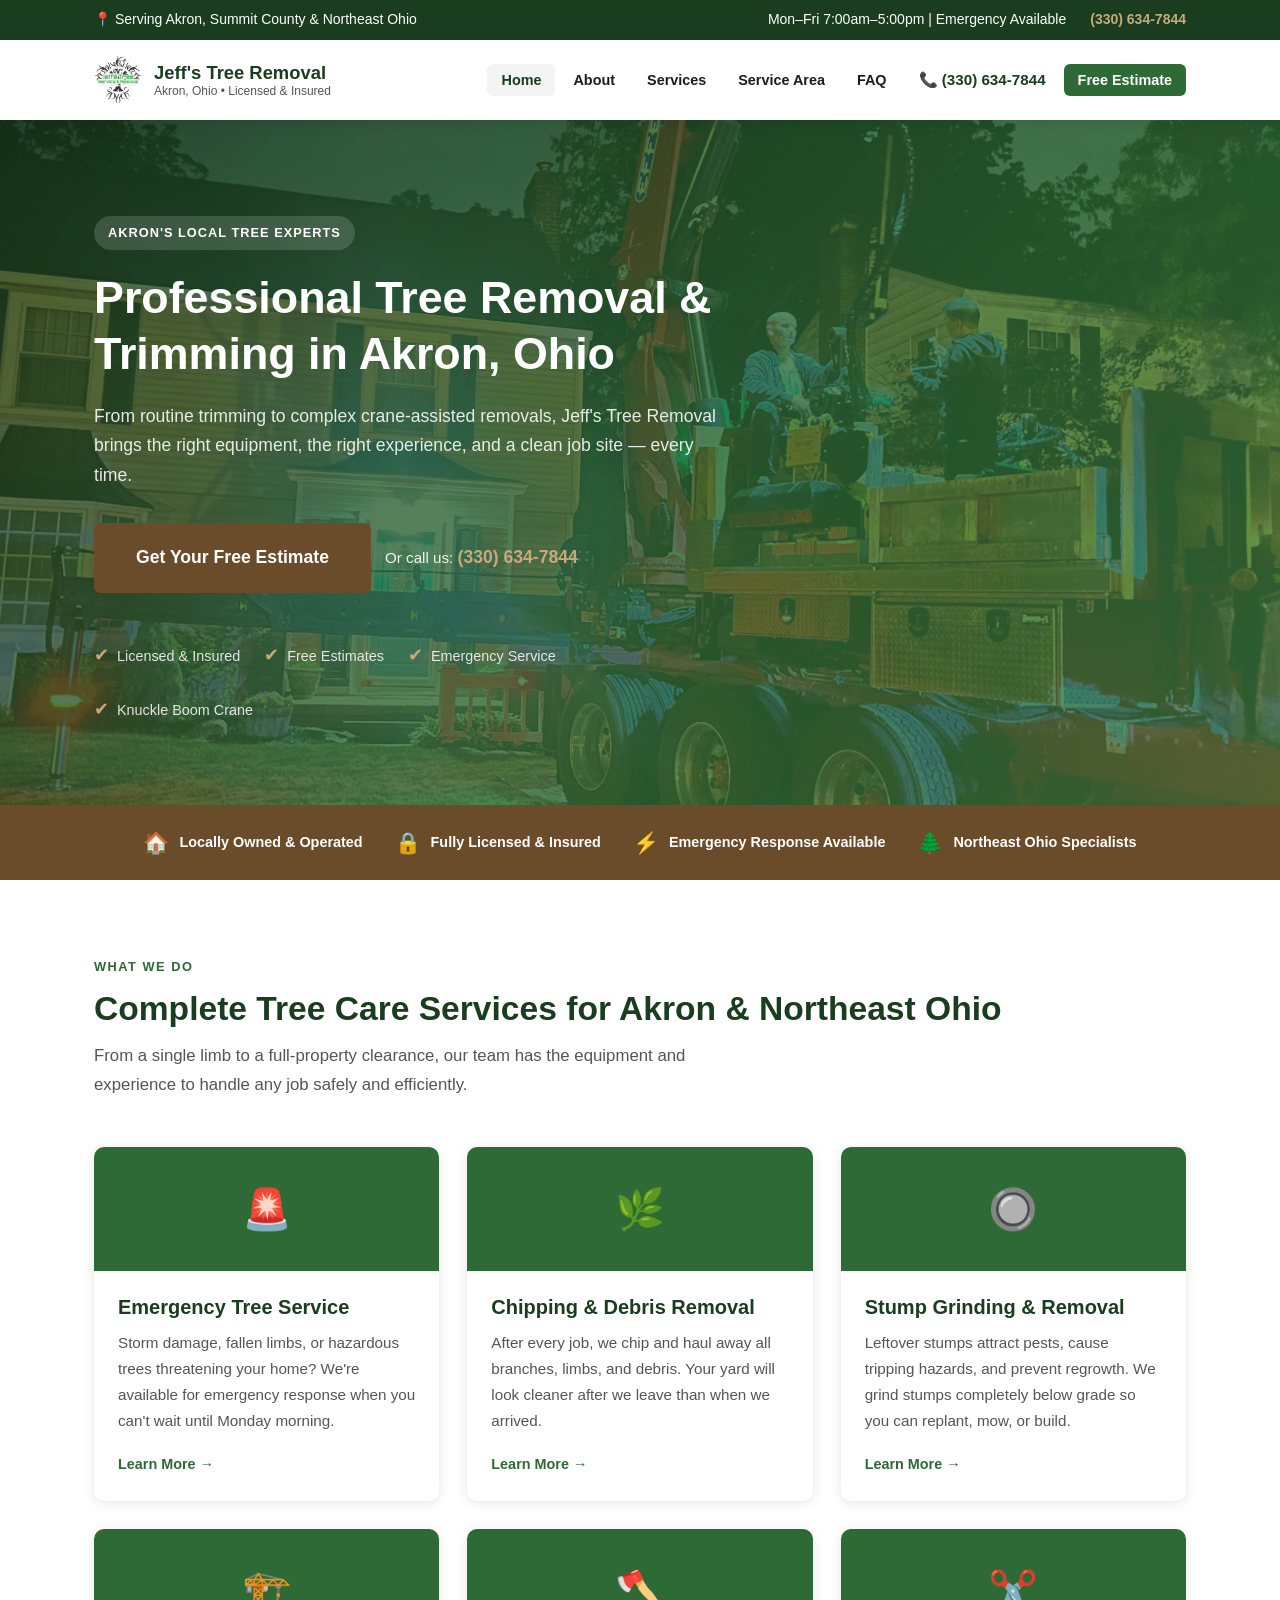
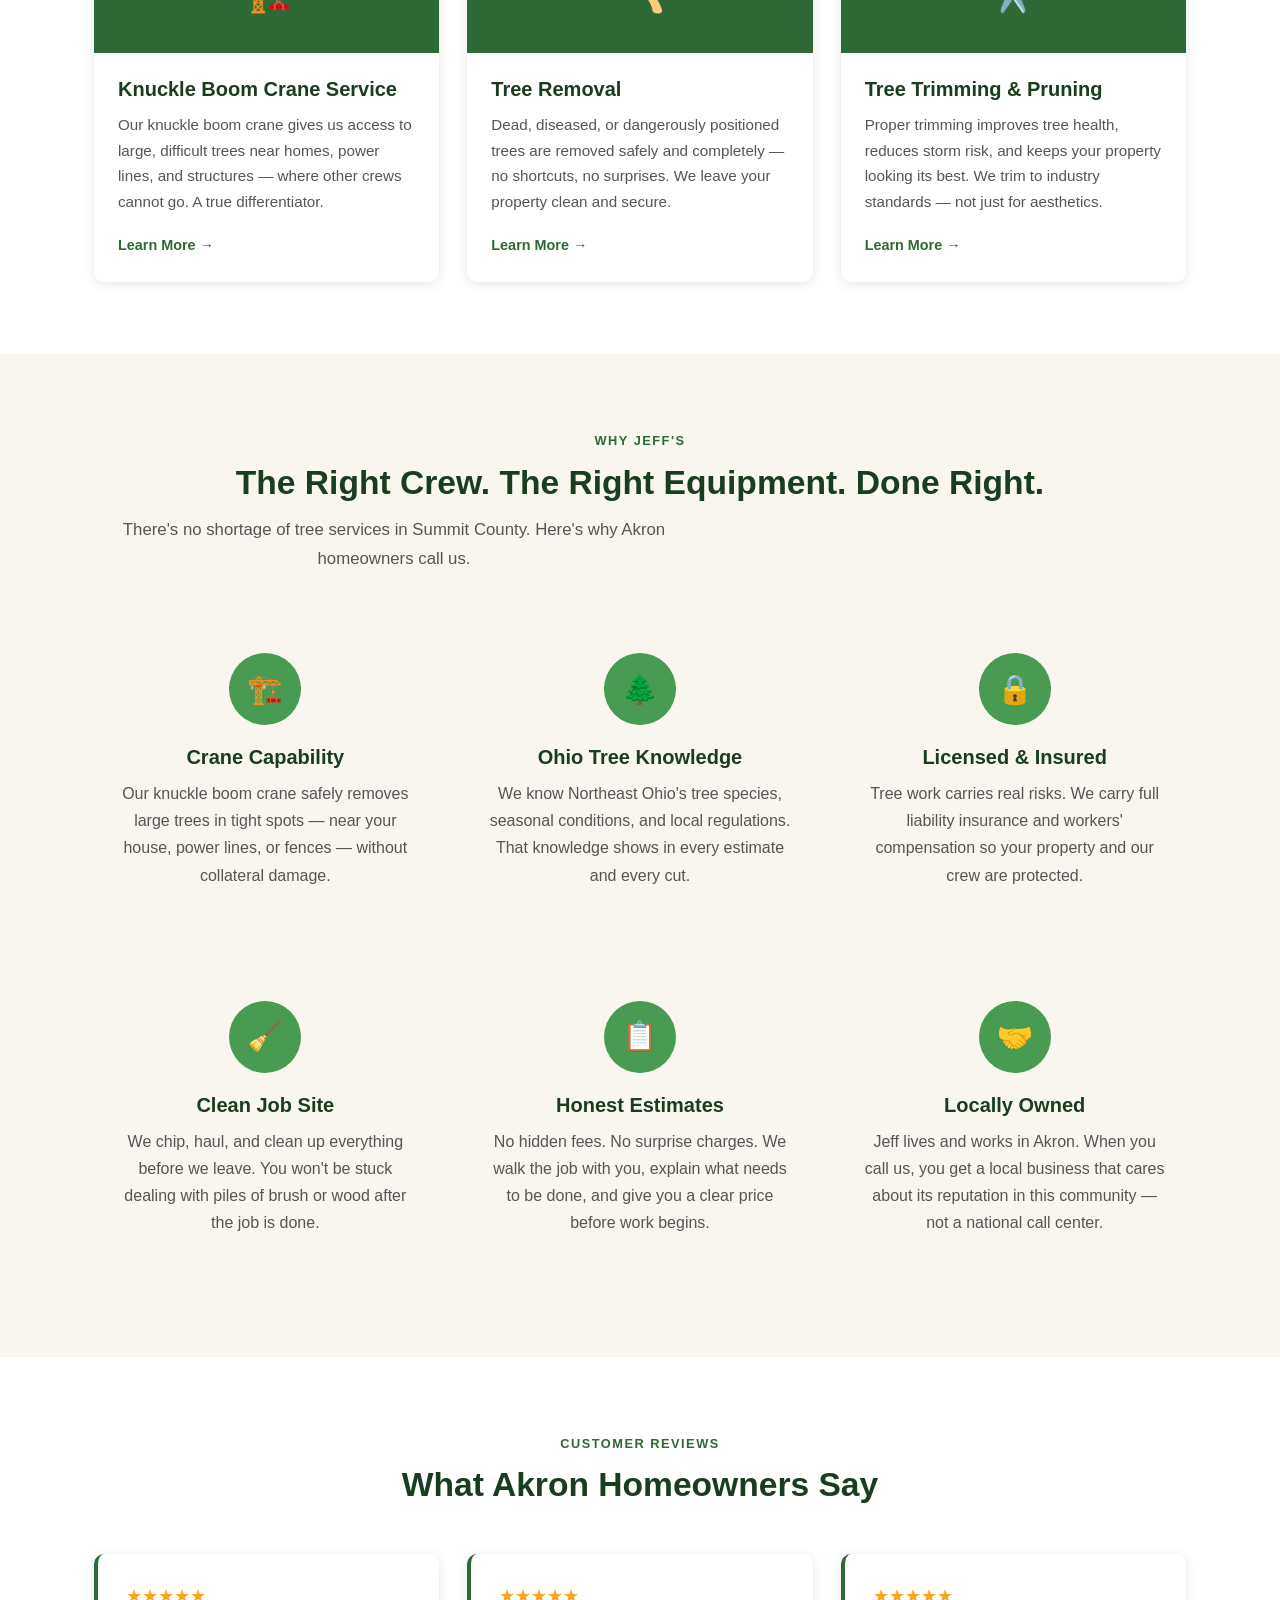
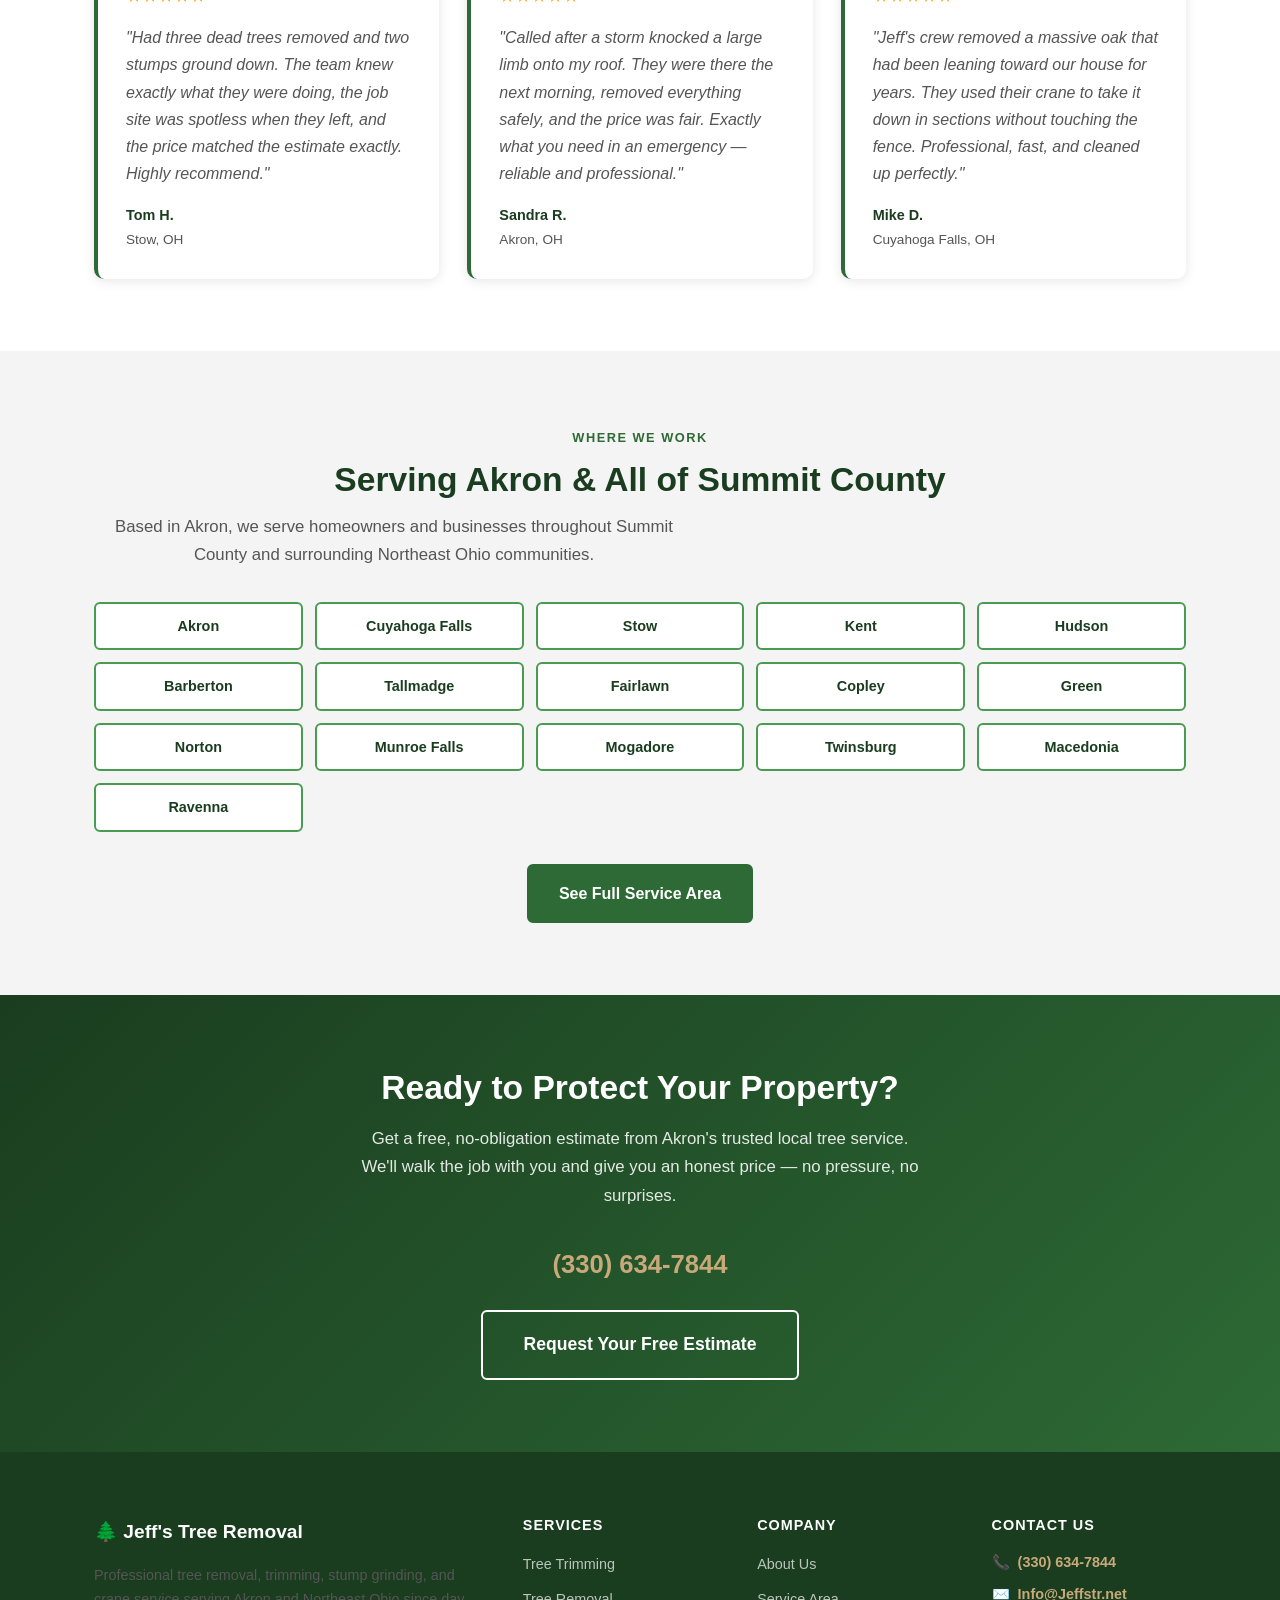
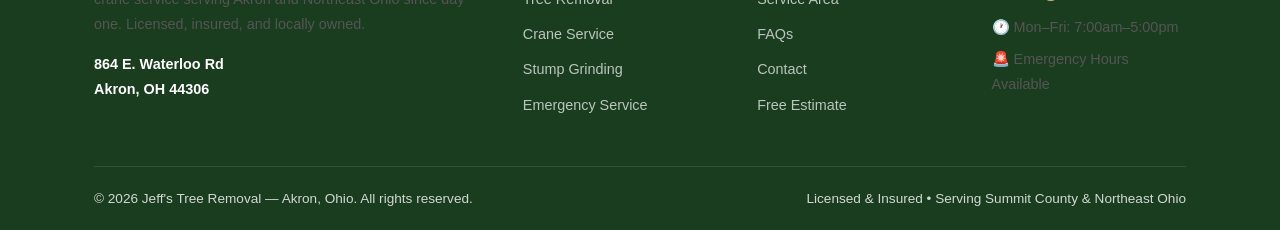
<file: index.html>
<!DOCTYPE html><html lang="en"><head>
  <meta charset="UTF-8">
  <meta name="viewport" content="width=device-width, initial-scale=1.0">
  <title>Tree Removal &amp; Trimming in Akron, OH | Jeff's Tree Removal</title>
  <meta name="description" content="Jeff's Tree Removal — professional tree trimming, removal, stump grinding, and crane service in Akron, OH. Call (330) 634-7844 for a free estimate.">
  <link rel="canonical" href="https://www.jeffstr.net/">
  <meta property="og:type" content="website">
  <meta property="og:url" content="https://www.jeffstr.net/">
  <meta property="og:title" content="Tree Removal &amp; Trimming in Akron, OH | Jeff's Tree Removal">
  <meta property="og:description" content="Jeff's Tree Removal — professional tree trimming, removal, stump grinding, and crane service in Akron, OH. Call (330) 634-7844 for a free estimate.">
  <meta property="og:site_name" content="Jeff's Tree Removal">
  <meta name="twitter:card" content="summary">
  <meta name="twitter:title" content="Tree Removal &amp; Trimming in Akron, OH | Jeff's Tree Removal">
  <meta name="twitter:description" content="Jeff's Tree Removal — professional tree trimming, removal, stump grinding, and crane service in Akron, OH. Call (330) 634-7844 for a free estimate.">
  <link rel="stylesheet" href="styles.css">
  <script type="application/ld+json">
  {
    "@context": "https://schema.org",
    "@type": "LocalBusiness",
    "@id": "https://www.jeffstr.net",
    "name": "Jeff's Tree Removal",
    "url": "https://www.jeffstr.net",
    "telephone": "(330) 634-7844",
    "email": "Info@Jeffstr.net",
    "address": {
      "@type": "PostalAddress",
      "streetAddress": "864 E. Waterloo Rd",
      "addressLocality": "Akron",
      "addressRegion": "OH",
      "postalCode": "44306",
      "addressCountry": "US"
    },
    "geo": {
      "@type": "GeoCoordinates",
      "latitude": 41.0534,
      "longitude": -81.4853
    },
    "openingHoursSpecification": [
      {
        "@type": "OpeningHoursSpecification",
        "dayOfWeek": ["Monday","Tuesday","Wednesday","Thursday","Friday"],
        "opens": "07:00",
        "closes": "17:00"
      }
    ],
    "priceRange": "$$",
    "servesCuisine": null,
    "areaServed": ["Akron, OH","Cuyahoga Falls, OH","Stow, OH","Kent, OH","Hudson, OH","Barberton, OH","Tallmadge, OH","Fairlawn, OH","Copley, OH","Summit County, OH"],
    "hasOfferCatalog": {
      "@type": "OfferCatalog",
      "name": "Tree Services",
      "itemListElement": [
        {"@type": "Offer", "itemOffered": {"@type": "Service", "name": "Tree Trimming"}},
        {"@type": "Offer", "itemOffered": {"@type": "Service", "name": "Tree Removal"}},
        {"@type": "Offer", "itemOffered": {"@type": "Service", "name": "Stump Grinding"}},
        {"@type": "Offer", "itemOffered": {"@type": "Service", "name": "Knuckle Boom Crane Service"}},
        {"@type": "Offer", "itemOffered": {"@type": "Service", "name": "Emergency Tree Service"}}
      ]
    },
    "sameAs": ["https://www.facebook.com/jeffstreeremoval"]
  }
  </script>
</head>
<body>

  <!-- Top Bar -->
  <div class="topbar">
    <div class="container">
      <span>📍 Serving Akron, Summit County &amp; Northeast Ohio</span>
      <div class="topbar-items">
        <span>Mon–Fri 7:00am–5:00pm | Emergency Available</span>
        <a href="tel:3306347844">(330) 634-7844</a>
      </div>
    </div>
  </div>

  <!-- Header -->
  <header class="site-header">
    <div class="header-inner">
      <a href="index.html" class="site-logo">
        <div class="logo-icon"><img src="images/logo.png" alt="Jeff's Tree Removal" /></div>
        <div class="logo-text">
          <div class="logo-name">Jeff's Tree Removal</div>
          <div class="logo-tag">Akron, Ohio • Licensed &amp; Insured</div>
        </div>
      </a>
      <nav>
        <button class="menu-toggle" onclick="document.querySelector('nav ul').classList.toggle('open')">☰</button>
        <ul>
          <li><a href="index.html" class="active">Home</a></li>
          <li><a href="about.html">About</a></li>
          <li><a href="services.html">Services</a></li>
          <li><a href="service-area.html">Service Area</a></li>
          <li><a href="faq.html">FAQ</a></li>
          <li class="nav-phone"><a href="tel:3306347844">📞 (330) 634-7844</a></li><li><a href="contact.html" class="nav-cta">Free Estimate</a></li>
        </ul>
      </nav>
    </div>
  </header>

  <!-- Hero -->
  <section class="hero">
    <div class="container">
      <div class="hero-content">
        <div class="hero-badge">Akron's Local Tree Experts</div>
        <h1>Professional Tree Removal &amp; Trimming in Akron, Ohio</h1>
        <p>From routine trimming to complex crane-assisted removals, Jeff's Tree Removal brings the right equipment, the right experience, and a clean job site — every time.</p>
        <div class="hero-actions">
          <a href="contact.html" class="btn btn-earth btn-lg">Get Your Free Estimate</a>
          <div class="hero-phone">Or call us: <a href="tel:3306347844">(330) 634-7844</a></div>
        </div>
        <div class="hero-features">
          <div class="hero-feature"><span class="icon">✔</span> Licensed &amp; Insured</div>
          <div class="hero-feature"><span class="icon">✔</span> Free Estimates</div>
          <div class="hero-feature"><span class="icon">✔</span> Emergency Service</div>
          <div class="hero-feature"><span class="icon">✔</span> Knuckle Boom Crane</div>
        </div>
      </div>
    </div>
  </section>

  <!-- Trust Bar -->
  <div class="trust-bar">
    <div class="container">
      <div class="trust-item"><span class="icon">🏠</span> Locally Owned &amp; Operated</div>
      <div class="trust-item"><span class="icon">🔒</span> Fully Licensed &amp; Insured</div>
      <div class="trust-item"><span class="icon">⚡</span> Emergency Response Available</div>
      <div class="trust-item"><span class="icon">🌲</span> Northeast Ohio Specialists</div>
    </div>
  </div>

  <!-- Services -->
  <section class="section">
    <div class="container">
      <div class="section-header">
        <div class="section-eyebrow">What We Do</div>
        <h2>Complete Tree Care Services for Akron &amp; Northeast Ohio</h2>
        <p>From a single limb to a full-property clearance, our team has the equipment and experience to handle any job safely and efficiently.</p>
      </div>
      <div class="services-grid">
      <div class="service-card">
        <div class="service-card-icon">🚨</div>
        <div class="service-card-body">
          <h3>Emergency Tree Service</h3>
          <p>Storm damage, fallen limbs, or hazardous trees threatening your home? We're available for emergency response when you can't wait until Monday morning.</p>
          <a href="emergency.html" class="learn-more">Learn More →</a>
        </div>
      </div>
      <div class="service-card">
        <div class="service-card-icon">🌿</div>
        <div class="service-card-body">
          <h3>Chipping &amp; Debris Removal</h3>
          <p>After every job, we chip and haul away all branches, limbs, and debris. Your yard will look cleaner after we leave than when we arrived.</p>
          <a href="debris-removal.html" class="learn-more">Learn More →</a>
        </div>
      </div>
      <div class="service-card">
        <div class="service-card-icon">🔘</div>
        <div class="service-card-body">
          <h3>Stump Grinding &amp; Removal</h3>
          <p>Leftover stumps attract pests, cause tripping hazards, and prevent regrowth. We grind stumps completely below grade so you can replant, mow, or build.</p>
          <a href="stump-grinding.html" class="learn-more">Learn More →</a>
        </div>
      </div>
      <div class="service-card">
        <div class="service-card-icon">🏗️</div>
        <div class="service-card-body">
          <h3>Knuckle Boom Crane Service</h3>
          <p>Our knuckle boom crane gives us access to large, difficult trees near homes, power lines, and structures — where other crews cannot go. A true differentiator.</p>
          <a href="crane-service.html" class="learn-more">Learn More →</a>
        </div>
      </div>
      <div class="service-card">
        <div class="service-card-icon">🪓</div>
        <div class="service-card-body">
          <h3>Tree Removal</h3>
          <p>Dead, diseased, or dangerously positioned trees are removed safely and completely — no shortcuts, no surprises. We leave your property clean and secure.</p>
          <a href="tree-removal.html" class="learn-more">Learn More →</a>
        </div>
      </div>
      <div class="service-card">
        <div class="service-card-icon">✂️</div>
        <div class="service-card-body">
          <h3>Tree Trimming &amp; Pruning</h3>
          <p>Proper trimming improves tree health, reduces storm risk, and keeps your property looking its best. We trim to industry standards — not just for aesthetics.</p>
          <a href="tree-trimming.html" class="learn-more">Learn More →</a>
        </div>
      </div></div>
    </div>
  </section>

  <!-- Why Us -->
  <section class="section section-light">
    <div class="container">
      <div class="section-header text-center">
        <div class="section-eyebrow">Why Jeff's</div>
        <h2>The Right Crew. The Right Equipment. Done Right.</h2>
        <p>There's no shortage of tree services in Summit County. Here's why Akron homeowners call us.</p>
      </div>
      <div class="why-grid">
        <div class="why-item">
          <div class="why-icon">🏗️</div>
          <h3>Crane Capability</h3>
          <p>Our knuckle boom crane safely removes large trees in tight spots — near your house, power lines, or fences — without collateral damage.</p>
        </div>
        <div class="why-item">
          <div class="why-icon">🌲</div>
          <h3>Ohio Tree Knowledge</h3>
          <p>We know Northeast Ohio's tree species, seasonal conditions, and local regulations. That knowledge shows in every estimate and every cut.</p>
        </div>
        <div class="why-item">
          <div class="why-icon">🔒</div>
          <h3>Licensed &amp; Insured</h3>
          <p>Tree work carries real risks. We carry full liability insurance and workers' compensation so your property and our crew are protected.</p>
        </div>
        <div class="why-item">
          <div class="why-icon">🧹</div>
          <h3>Clean Job Site</h3>
          <p>We chip, haul, and clean up everything before we leave. You won't be stuck dealing with piles of brush or wood after the job is done.</p>
        </div>
        <div class="why-item">
          <div class="why-icon">📋</div>
          <h3>Honest Estimates</h3>
          <p>No hidden fees. No surprise charges. We walk the job with you, explain what needs to be done, and give you a clear price before work begins.</p>
        </div>
        <div class="why-item">
          <div class="why-icon">🤝</div>
          <h3>Locally Owned</h3>
          <p>Jeff lives and works in Akron. When you call us, you get a local business that cares about its reputation in this community — not a national call center.</p>
        </div>
      </div>
    </div>
  </section>

  <!-- Testimonials -->
  <section class="section">
    <div class="container">
      <div class="section-header text-center">
        <div class="section-eyebrow">Customer Reviews</div>
        <h2>What Akron Homeowners Say</h2>
      </div>
      <div class="testimonials-grid">
      <div class="testimonial-card">
        <div class="testimonial-stars">★★★★★</div>
        <p class="testimonial-text">"Had three dead trees removed and two stumps ground down. The team knew exactly what they were doing, the job site was spotless when they left, and the price matched the estimate exactly. Highly recommend."</p>
        <div class="testimonial-author">Tom H.</div>
        <div class="testimonial-location">Stow, OH</div>
      </div>
      <div class="testimonial-card">
        <div class="testimonial-stars">★★★★★</div>
        <p class="testimonial-text">"Called after a storm knocked a large limb onto my roof. They were there the next morning, removed everything safely, and the price was fair. Exactly what you need in an emergency — reliable and professional."</p>
        <div class="testimonial-author">Sandra R.</div>
        <div class="testimonial-location">Akron, OH</div>
      </div>
      <div class="testimonial-card">
        <div class="testimonial-stars">★★★★★</div>
        <p class="testimonial-text">"Jeff's crew removed a massive oak that had been leaning toward our house for years. They used their crane to take it down in sections without touching the fence. Professional, fast, and cleaned up perfectly."</p>
        <div class="testimonial-author">Mike D.</div>
        <div class="testimonial-location">Cuyahoga Falls, OH</div>
      </div></div>
    </div>
  </section>

  <!-- Service Area -->
  <section class="section section-gray">
    <div class="container">
      <div class="section-header text-center">
        <div class="section-eyebrow">Where We Work</div>
        <h2>Serving Akron &amp; All of Summit County</h2>
        <p>Based in Akron, we serve homeowners and businesses throughout Summit County and surrounding Northeast Ohio communities.</p>
      </div>
      <div class="area-grid">
        <div class="area-tag">Akron</div>
        <div class="area-tag">Cuyahoga Falls</div>
        <div class="area-tag">Stow</div>
        <div class="area-tag">Kent</div>
        <div class="area-tag">Hudson</div>
        <div class="area-tag">Barberton</div>
        <div class="area-tag">Tallmadge</div>
        <div class="area-tag">Fairlawn</div>
        <div class="area-tag">Copley</div>
        <div class="area-tag">Green</div>
        <div class="area-tag">Norton</div>
        <div class="area-tag">Munroe Falls</div>
        <div class="area-tag">Mogadore</div>
        <div class="area-tag">Twinsburg</div>
        <div class="area-tag">Macedonia</div>
        <div class="area-tag">Ravenna</div>
      </div>
      <div class="text-center mt-2">
        <a href="service-area.html" class="btn btn-primary">See Full Service Area</a>
      </div>
    </div>
  </section>

  <!-- CTA -->
  <section class="cta-section">
    <div class="container">
      <h2>Ready to Protect Your Property?</h2>
      <p>Get a free, no-obligation estimate from Akron's trusted local tree service. We'll walk the job with you and give you an honest price — no pressure, no surprises.</p>
      <span class="cta-phone"><a href="tel:3306347844">(330) 634-7844</a></span>
      <a href="contact.html" class="btn btn-secondary btn-lg">Request Your Free Estimate</a>
    </div>
  </section>

  <!-- Footer -->
  <footer class="site-footer">
    <div class="footer-main">
      <div class="container">
        <div class="footer-grid">
          <div class="footer-brand">
            <div class="logo-name">🌲 Jeff's Tree Removal</div>
            <p>Professional tree removal, trimming, stump grinding, and crane service serving Akron and Northeast Ohio since day one. Licensed, insured, and locally owned.</p>
            <p style="margin-top:12px"><strong style="color:white">864 E. Waterloo Rd<br>Akron, OH 44306</strong></p>
          </div>
          <div class="footer-col">
            <h4>Services</h4>
            <ul>
              <li><a href="tree-trimming.html">Tree Trimming</a></li>
              <li><a href="tree-removal.html">Tree Removal</a></li>
              <li><a href="crane-service.html">Crane Service</a></li>
              <li><a href="stump-grinding.html">Stump Grinding</a></li>
              <li><a href="contact.html">Emergency Service</a></li>
            </ul>
          </div>
          <div class="footer-col">
            <h4>Company</h4>
            <ul>
              <li><a href="about.html">About Us</a></li>
              <li><a href="service-area.html">Service Area</a></li>
              <li><a href="faq.html">FAQs</a></li>
              <li><a href="contact.html">Contact</a></li>
              <li><a href="contact.html">Free Estimate</a></li>
            </ul>
          </div>
          <div class="footer-col footer-contact">
            <h4>Contact Us</h4>
            <p>📞 <a href="tel:3306347844">(330) 634-7844</a></p>
            <p>✉️ <a href="mailto:Info@Jeffstr.net">Info@Jeffstr.net</a></p>
            <p>🕐 Mon–Fri: 7:00am–5:00pm</p>
            <p>🚨 Emergency Hours Available</p>
          </div>
        </div>
      </div>
    </div>
    <div class="container">
      <div class="footer-bottom">
        <span>© 2026 Jeff's Tree Removal — Akron, Ohio. All rights reserved.</span>
        <span>Licensed &amp; Insured • Serving Summit County &amp; Northeast Ohio</span>
      </div>
    </div>
  </footer>



</body></html>
</file>
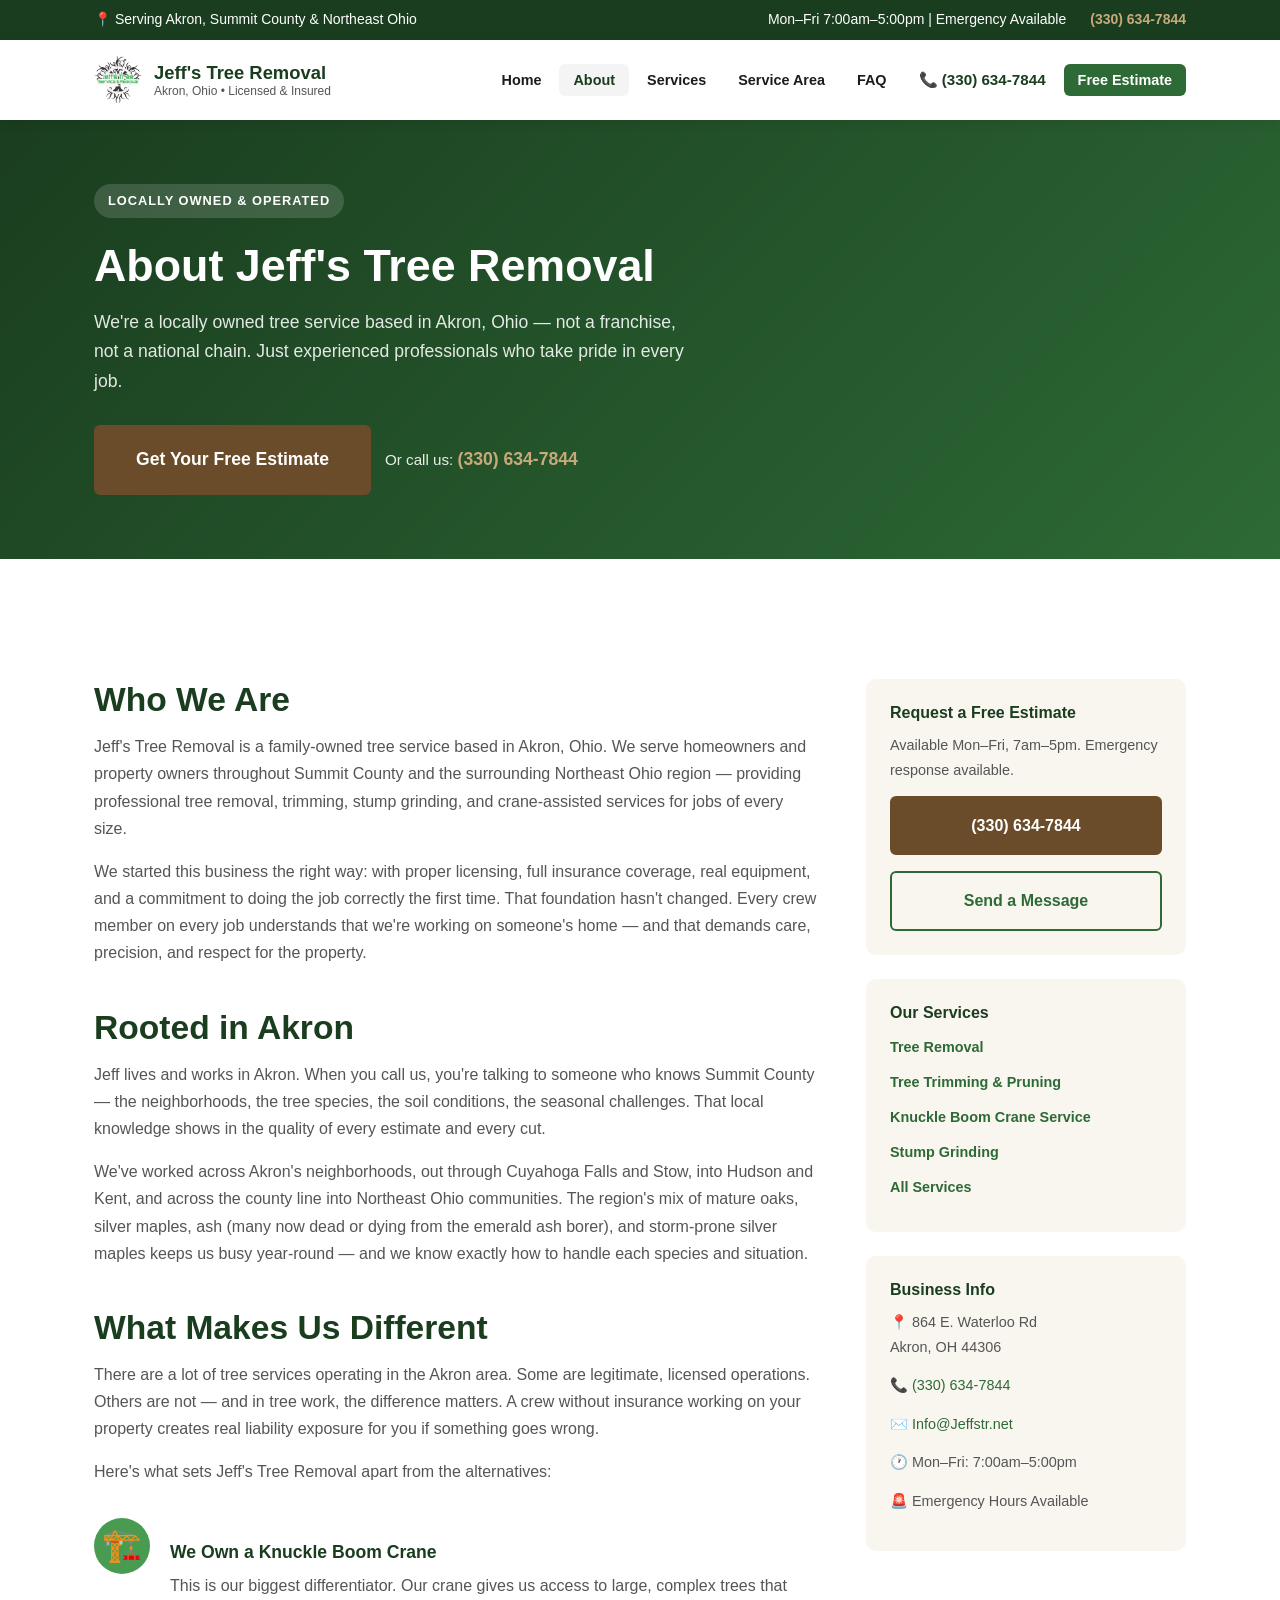
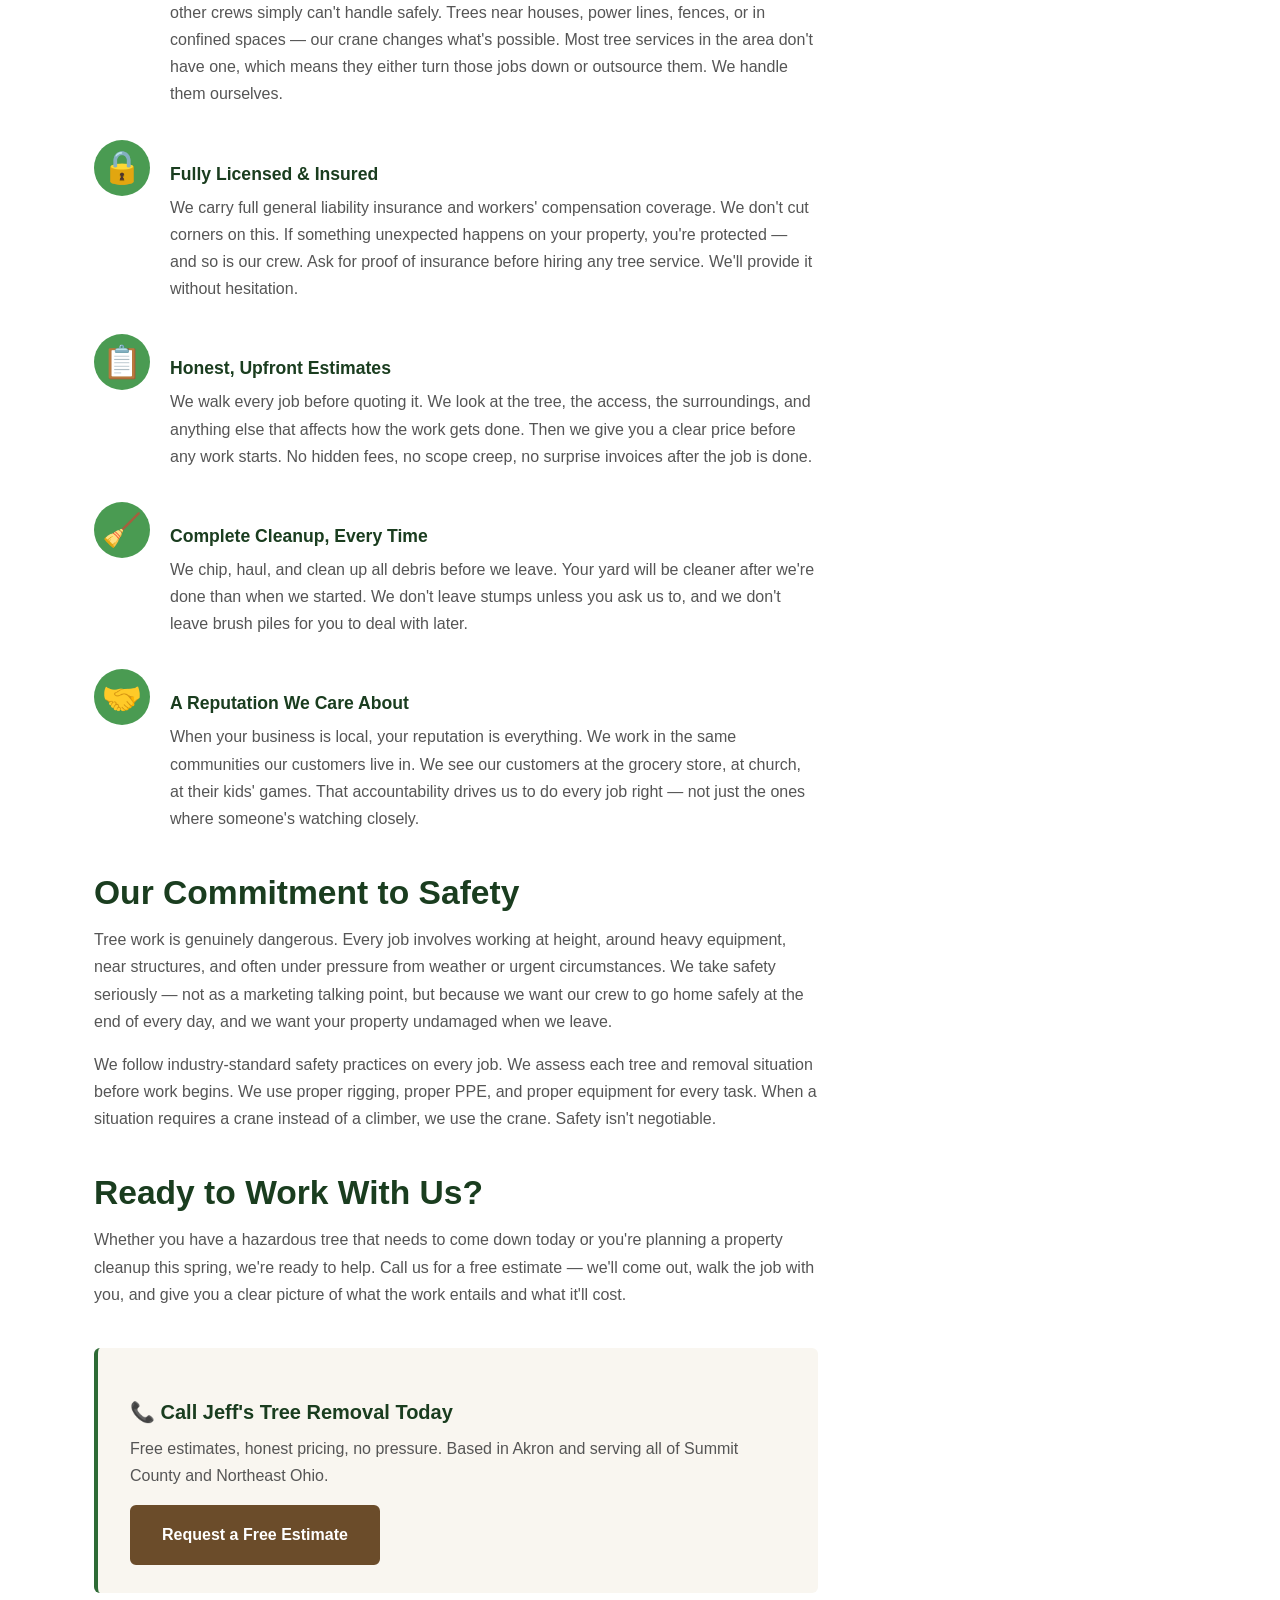
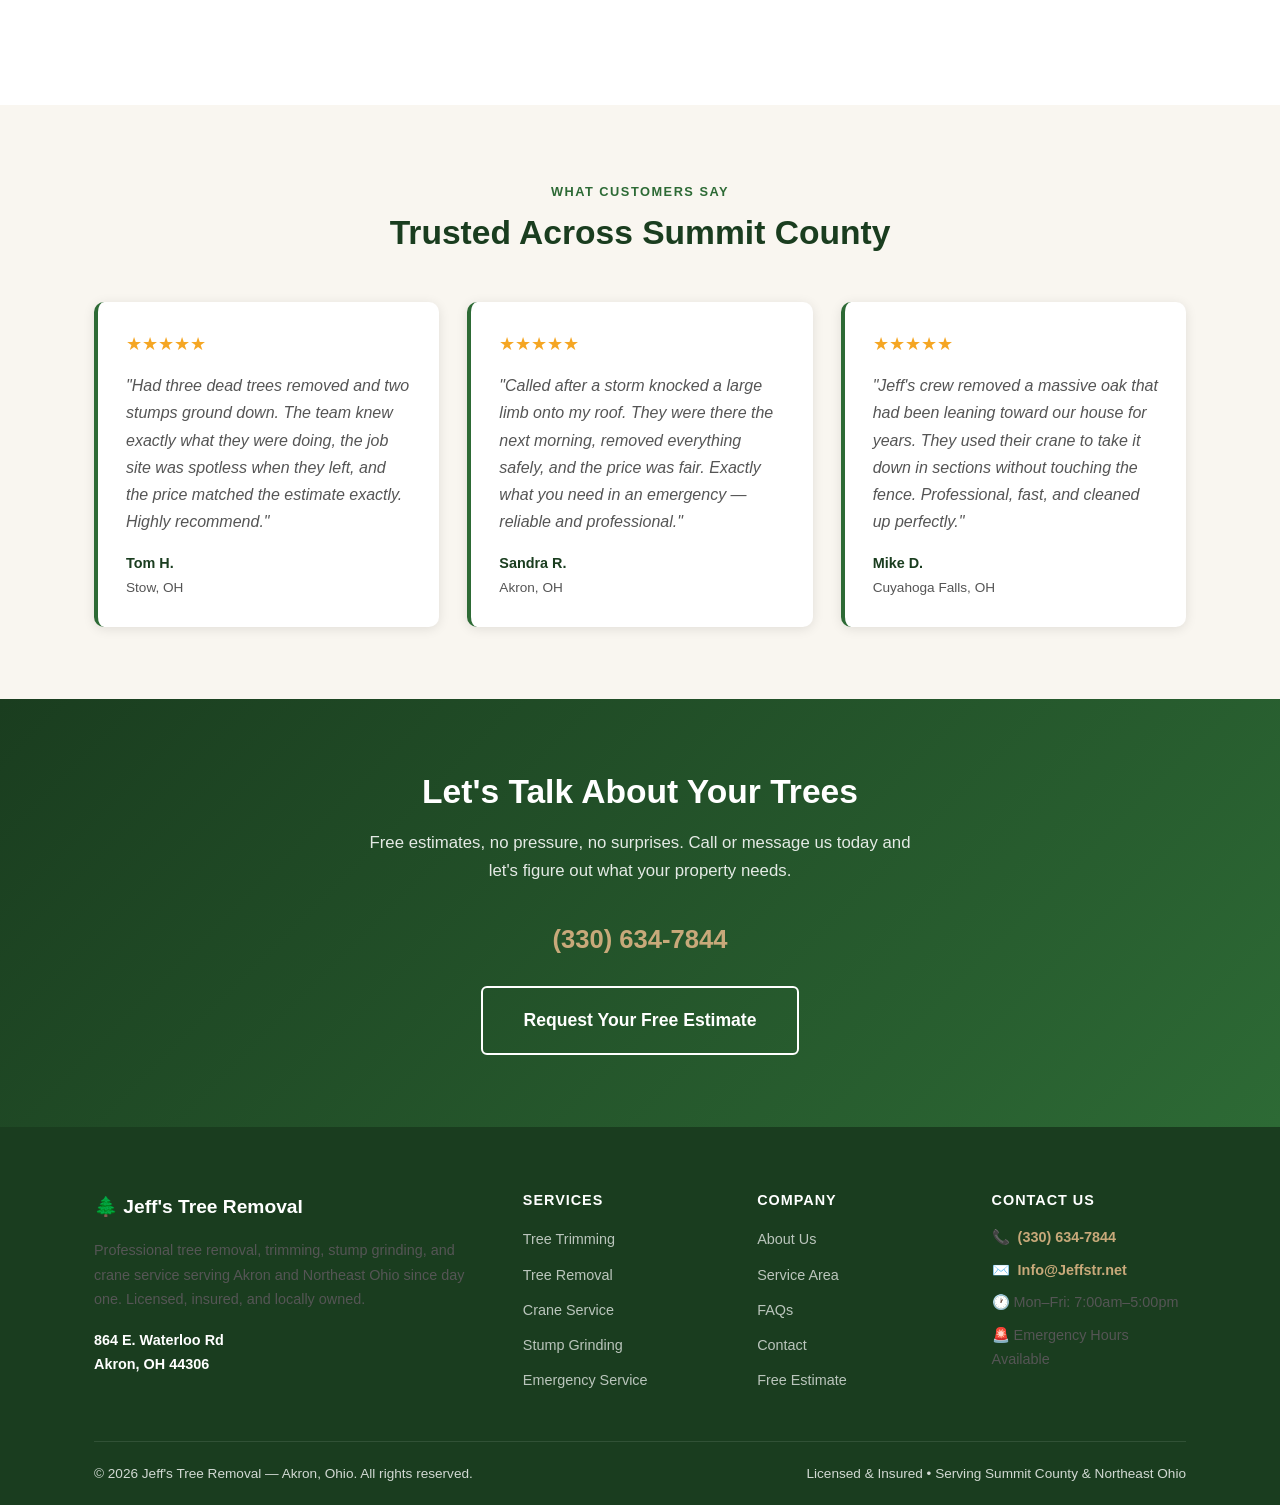
<file: about.html>
<!DOCTYPE html><html lang="en"><head>
  <meta charset="UTF-8">
  <meta name="viewport" content="width=device-width, initial-scale=1.0">
  <title>About Jeff's Tree Removal | Akron, Ohio Tree Service</title>
  <meta name="description" content="Learn about Jeff's Tree Removal — Akron's locally owned and operated tree service. Licensed, insured, and committed to honest work and clean job sites.">
  <link rel="canonical" href="https://www.jeffstr.net/about">
  <meta property="og:type" content="website">
  <meta property="og:url" content="https://www.jeffstr.net/about">
  <meta property="og:title" content="About Jeff's Tree Removal | Akron, Ohio Tree Service">
  <meta property="og:description" content="Learn about Jeff's Tree Removal — Akron's locally owned and operated tree service. Licensed, insured, and committed to honest work and clean job sites.">
  <meta property="og:site_name" content="Jeff's Tree Removal">
  <meta name="twitter:card" content="summary">
  <meta name="twitter:title" content="About Jeff's Tree Removal | Akron, Ohio Tree Service">
  <meta name="twitter:description" content="Learn about Jeff's Tree Removal — Akron's locally owned and operated tree service. Licensed, insured, and committed to honest work and clean job sites.">
  <link rel="stylesheet" href="styles.css">
</head>
<body>

  <!-- Top Bar -->
  <div class="topbar">
    <div class="container">
      <span>📍 Serving Akron, Summit County &amp; Northeast Ohio</span>
      <div class="topbar-items">
        <span>Mon–Fri 7:00am–5:00pm | Emergency Available</span>
        <a href="tel:3306347844">(330) 634-7844</a>
      </div>
    </div>
  </div>

  <!-- Header -->
  <header class="site-header">
    <div class="header-inner">
      <a href="index.html" class="site-logo">
        <div class="logo-icon"><img src="images/logo.png" alt="Jeff's Tree Removal" /></div>
        <div class="logo-text">
          <div class="logo-name">Jeff's Tree Removal</div>
          <div class="logo-tag">Akron, Ohio • Licensed &amp; Insured</div>
        </div>
      </a>
      <nav>
        <button class="menu-toggle" onclick="document.querySelector('nav ul').classList.toggle('open')">☰</button>
        <ul>
          <li><a href="index.html">Home</a></li>
          <li><a href="about.html" class="active">About</a></li>
          <li><a href="services.html">Services</a></li>
          <li><a href="service-area.html">Service Area</a></li>
          <li><a href="faq.html">FAQ</a></li>
          <li class="nav-phone"><a href="tel:3306347844">📞 (330) 634-7844</a></li><li><a href="contact.html" class="nav-cta">Free Estimate</a></li>
        </ul>
      </nav>
    </div>
  </header>

  <!-- Page Hero -->
  <section class="page-hero">
    <div class="container">
      <div class="page-hero-content">
        <div class="hero-badge">Locally Owned &amp; Operated</div>
        <h1>About Jeff's Tree Removal</h1>
        <p>We're a locally owned tree service based in Akron, Ohio — not a franchise, not a national chain. Just experienced professionals who take pride in every job.</p>
        <div class="hero-actions">
          <a href="contact.html" class="btn btn-earth btn-lg">Get Your Free Estimate</a>
          <div class="hero-phone">Or call us: <a href="tel:3306347844">(330) 634-7844</a></div>
        </div>
      </div>
    </div>
  </section>

  <!-- About Content -->
  <section class="section">
    <div class="container content-layout">
      <div class="content-main">
        <h2>Who We Are</h2>
        <p>Jeff's Tree Removal is a family-owned tree service based in Akron, Ohio. We serve homeowners and property owners throughout Summit County and the surrounding Northeast Ohio region — providing professional tree removal, trimming, stump grinding, and crane-assisted services for jobs of every size.</p>
        <p>We started this business the right way: with proper licensing, full insurance coverage, real equipment, and a commitment to doing the job correctly the first time. That foundation hasn't changed. Every crew member on every job understands that we're working on someone's home — and that demands care, precision, and respect for the property.</p>

        <h2>Rooted in Akron</h2>
        <p>Jeff lives and works in Akron. When you call us, you're talking to someone who knows Summit County — the neighborhoods, the tree species, the soil conditions, the seasonal challenges. That local knowledge shows in the quality of every estimate and every cut.</p>
        <p>We've worked across Akron's neighborhoods, out through Cuyahoga Falls and Stow, into Hudson and Kent, and across the county line into Northeast Ohio communities. The region's mix of mature oaks, silver maples, ash (many now dead or dying from the emerald ash borer), and storm-prone silver maples keeps us busy year-round — and we know exactly how to handle each species and situation.</p>

        <h2>What Makes Us Different</h2>
        <p>There are a lot of tree services operating in the Akron area. Some are legitimate, licensed operations. Others are not — and in tree work, the difference matters. A crew without insurance working on your property creates real liability exposure for you if something goes wrong.</p>
        <p>Here's what sets Jeff's Tree Removal apart from the alternatives:</p>

        <div class="about-features">
          <div class="about-feature">
            <div class="about-feature-icon">🏗️</div>
            <div>
              <h3>We Own a Knuckle Boom Crane</h3>
              <p>This is our biggest differentiator. Our crane gives us access to large, complex trees that other crews simply can't handle safely. Trees near houses, power lines, fences, or in confined spaces — our crane changes what's possible. Most tree services in the area don't have one, which means they either turn those jobs down or outsource them. We handle them ourselves.</p>
            </div>
          </div>
          <div class="about-feature">
            <div class="about-feature-icon">🔒</div>
            <div>
              <h3>Fully Licensed &amp; Insured</h3>
              <p>We carry full general liability insurance and workers' compensation coverage. We don't cut corners on this. If something unexpected happens on your property, you're protected — and so is our crew. Ask for proof of insurance before hiring any tree service. We'll provide it without hesitation.</p>
            </div>
          </div>
          <div class="about-feature">
            <div class="about-feature-icon">📋</div>
            <div>
              <h3>Honest, Upfront Estimates</h3>
              <p>We walk every job before quoting it. We look at the tree, the access, the surroundings, and anything else that affects how the work gets done. Then we give you a clear price before any work starts. No hidden fees, no scope creep, no surprise invoices after the job is done.</p>
            </div>
          </div>
          <div class="about-feature">
            <div class="about-feature-icon">🧹</div>
            <div>
              <h3>Complete Cleanup, Every Time</h3>
              <p>We chip, haul, and clean up all debris before we leave. Your yard will be cleaner after we're done than when we started. We don't leave stumps unless you ask us to, and we don't leave brush piles for you to deal with later.</p>
            </div>
          </div>
          <div class="about-feature">
            <div class="about-feature-icon">🤝</div>
            <div>
              <h3>A Reputation We Care About</h3>
              <p>When your business is local, your reputation is everything. We work in the same communities our customers live in. We see our customers at the grocery store, at church, at their kids' games. That accountability drives us to do every job right — not just the ones where someone's watching closely.</p>
            </div>
          </div>
        </div>

        <h2>Our Commitment to Safety</h2>
        <p>Tree work is genuinely dangerous. Every job involves working at height, around heavy equipment, near structures, and often under pressure from weather or urgent circumstances. We take safety seriously — not as a marketing talking point, but because we want our crew to go home safely at the end of every day, and we want your property undamaged when we leave.</p>
        <p>We follow industry-standard safety practices on every job. We assess each tree and removal situation before work begins. We use proper rigging, proper PPE, and proper equipment for every task. When a situation requires a crane instead of a climber, we use the crane. Safety isn't negotiable.</p>

        <h2>Ready to Work With Us?</h2>
        <p>Whether you have a hazardous tree that needs to come down today or you're planning a property cleanup this spring, we're ready to help. Call us for a free estimate — we'll come out, walk the job with you, and give you a clear picture of what the work entails and what it'll cost.</p>

        <div class="callout-box">
          <h3>📞 Call Jeff's Tree Removal Today</h3>
          <p>Free estimates, honest pricing, no pressure. Based in Akron and serving all of Summit County and Northeast Ohio.</p>
          <a href="contact.html" class="btn btn-earth">Request a Free Estimate</a>
        </div>
      </div>

      <aside class="content-sidebar">
        <div class="sidebar-card">
          <h3>Request a Free Estimate</h3>
          <p>Available Mon–Fri, 7am–5pm. Emergency response available.</p>
          <a href="tel:3306347844" class="btn btn-earth btn-block">(330) 634-7844</a>
          <a href="contact.html" class="btn btn-outline btn-block mt-1">Send a Message</a>
        </div>
        <div class="sidebar-card">
          <h3>Our Services</h3>
          <ul class="sidebar-links">
            <li><a href="tree-removal.html">Tree Removal</a></li>
            <li><a href="tree-trimming.html">Tree Trimming &amp; Pruning</a></li>
            <li><a href="crane-service.html">Knuckle Boom Crane Service</a></li>
            <li><a href="stump-grinding.html">Stump Grinding</a></li>
            <li><a href="services.html">All Services</a></li>
          </ul>
        </div>
        <div class="sidebar-card">
          <h3>Business Info</h3>
          <p>📍 864 E. Waterloo Rd<br>Akron, OH 44306</p>
          <p>📞 <a href="tel:3306347844">(330) 634-7844</a></p>
          <p>✉️ <a href="mailto:Info@Jeffstr.net">Info@Jeffstr.net</a></p>
          <p>🕐 Mon–Fri: 7:00am–5:00pm</p>
          <p>🚨 Emergency Hours Available</p>
        </div>
      </aside>
    </div>
  </section>

  <!-- Testimonials -->
  <section class="section section-light">
    <div class="container">
      <div class="section-header text-center">
        <div class="section-eyebrow">What Customers Say</div>
        <h2>Trusted Across Summit County</h2>
      </div>
      <div class="testimonials-grid">
      <div class="testimonial-card">
        <div class="testimonial-stars">★★★★★</div>
        <p class="testimonial-text">"Had three dead trees removed and two stumps ground down. The team knew exactly what they were doing, the job site was spotless when they left, and the price matched the estimate exactly. Highly recommend."</p>
        <div class="testimonial-author">Tom H.</div>
        <div class="testimonial-location">Stow, OH</div>
      </div>
      <div class="testimonial-card">
        <div class="testimonial-stars">★★★★★</div>
        <p class="testimonial-text">"Called after a storm knocked a large limb onto my roof. They were there the next morning, removed everything safely, and the price was fair. Exactly what you need in an emergency — reliable and professional."</p>
        <div class="testimonial-author">Sandra R.</div>
        <div class="testimonial-location">Akron, OH</div>
      </div>
      <div class="testimonial-card">
        <div class="testimonial-stars">★★★★★</div>
        <p class="testimonial-text">"Jeff's crew removed a massive oak that had been leaning toward our house for years. They used their crane to take it down in sections without touching the fence. Professional, fast, and cleaned up perfectly."</p>
        <div class="testimonial-author">Mike D.</div>
        <div class="testimonial-location">Cuyahoga Falls, OH</div>
      </div></div>
    </div>
  </section>

  <!-- CTA -->
  <section class="cta-section">
    <div class="container">
      <h2>Let's Talk About Your Trees</h2>
      <p>Free estimates, no pressure, no surprises. Call or message us today and let's figure out what your property needs.</p>
      <span class="cta-phone"><a href="tel:3306347844">(330) 634-7844</a></span>
      <a href="contact.html" class="btn btn-secondary btn-lg">Request Your Free Estimate</a>
    </div>
  </section>

  <!-- Footer -->
  <footer class="site-footer">
    <div class="footer-main">
      <div class="container">
        <div class="footer-grid">
          <div class="footer-brand">
            <div class="logo-name">🌲 Jeff's Tree Removal</div>
            <p>Professional tree removal, trimming, stump grinding, and crane service serving Akron and Northeast Ohio since day one. Licensed, insured, and locally owned.</p>
            <p style="margin-top:12px"><strong style="color:white">864 E. Waterloo Rd<br>Akron, OH 44306</strong></p>
          </div>
          <div class="footer-col">
            <h4>Services</h4>
            <ul>
              <li><a href="tree-trimming.html">Tree Trimming</a></li>
              <li><a href="tree-removal.html">Tree Removal</a></li>
              <li><a href="crane-service.html">Crane Service</a></li>
              <li><a href="stump-grinding.html">Stump Grinding</a></li>
              <li><a href="contact.html">Emergency Service</a></li>
            </ul>
          </div>
          <div class="footer-col">
            <h4>Company</h4>
            <ul>
              <li><a href="about.html">About Us</a></li>
              <li><a href="service-area.html">Service Area</a></li>
              <li><a href="faq.html">FAQs</a></li>
              <li><a href="contact.html">Contact</a></li>
              <li><a href="contact.html">Free Estimate</a></li>
            </ul>
          </div>
          <div class="footer-col footer-contact">
            <h4>Contact Us</h4>
            <p>📞 <a href="tel:3306347844">(330) 634-7844</a></p>
            <p>✉️ <a href="mailto:Info@Jeffstr.net">Info@Jeffstr.net</a></p>
            <p>🕐 Mon–Fri: 7:00am–5:00pm</p>
            <p>🚨 Emergency Hours Available</p>
          </div>
        </div>
      </div>
    </div>
    <div class="container">
      <div class="footer-bottom">
        <span>© 2026 Jeff's Tree Removal — Akron, Ohio. All rights reserved.</span>
        <span>Licensed &amp; Insured • Serving Summit County &amp; Northeast Ohio</span>
      </div>
    </div>
  </footer>



</body></html>
</file>
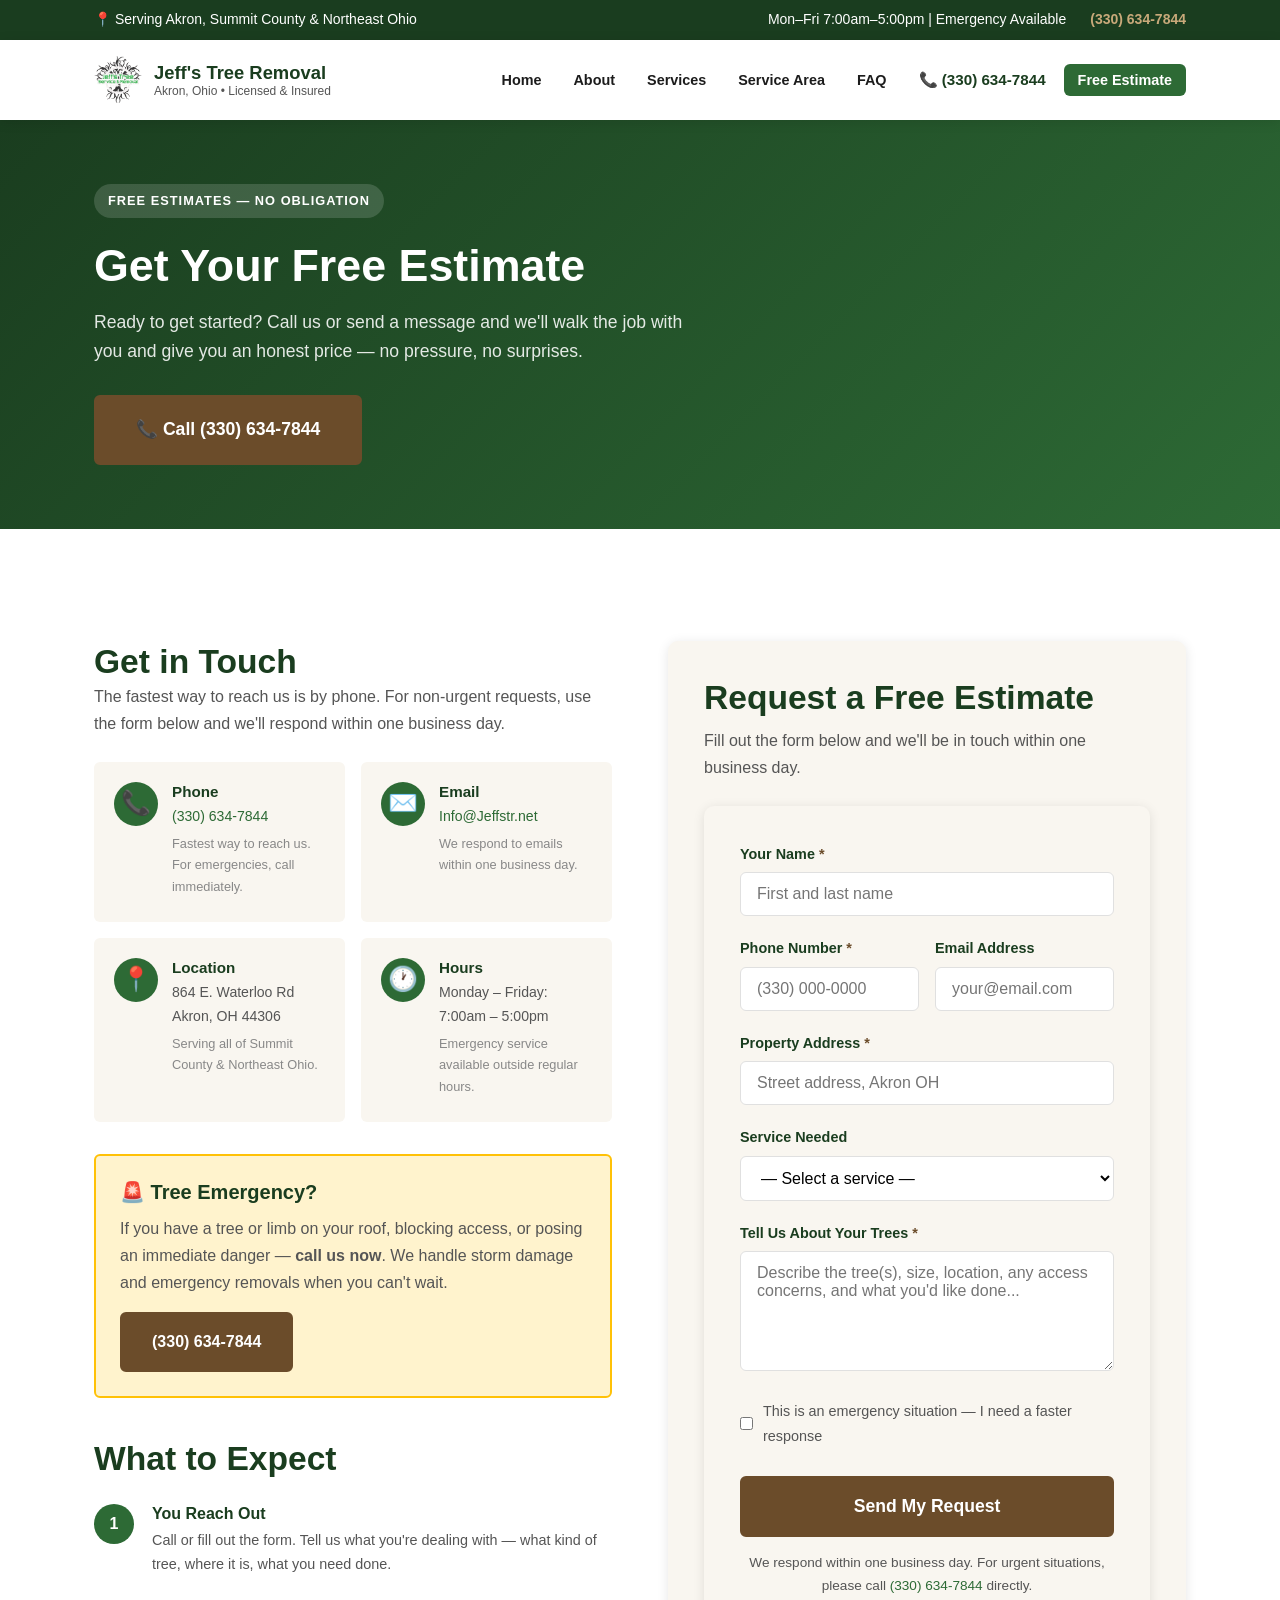
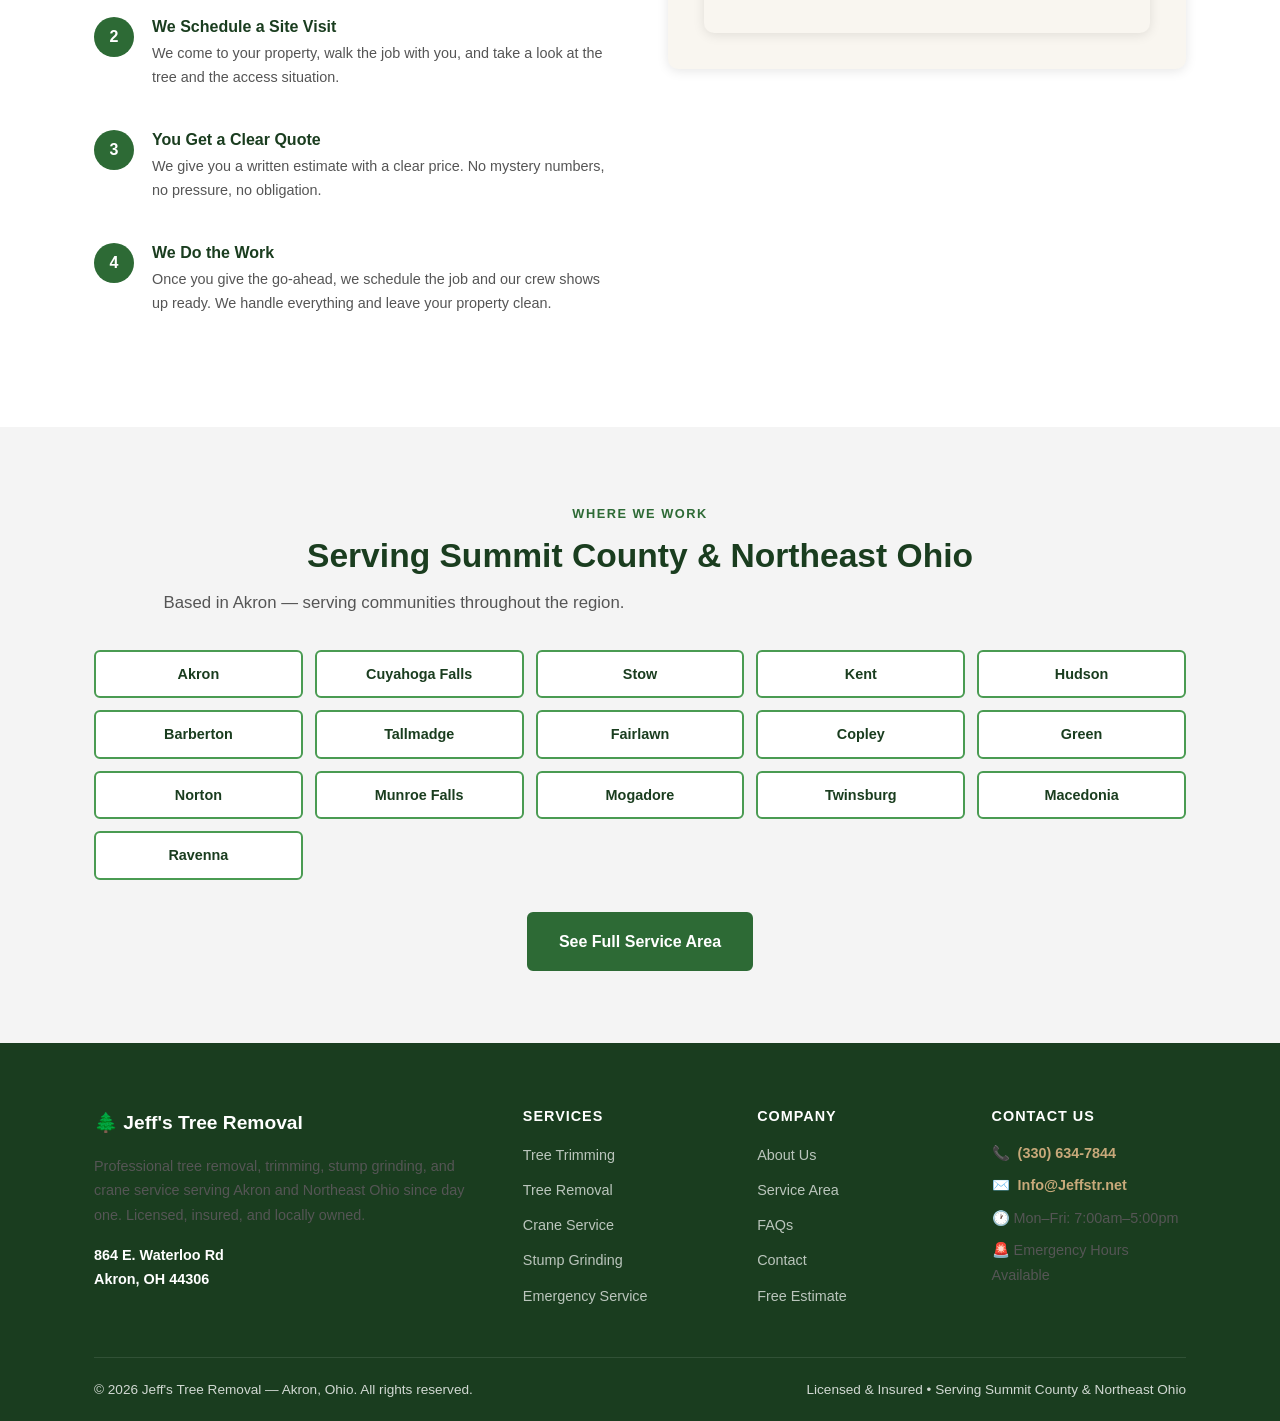
<file: contact.html>
<!DOCTYPE html><html lang="en"><head>
  <meta charset="UTF-8">
  <meta name="viewport" content="width=device-width, initial-scale=1.0">
  <title>Contact Jeff's Tree Removal | Free Estimate — Akron, OH</title>
  <meta name="description" content="Get a free estimate from Jeff's Tree Removal in Akron, Ohio. Call (330) 634-7844 or send us a message. Serving Summit County and Northeast Ohio.">
  <link rel="canonical" href="https://www.jeffstr.net/contact">
  <meta property="og:type" content="website">
  <meta property="og:url" content="https://www.jeffstr.net/contact">
  <meta property="og:title" content="Contact Jeff's Tree Removal | Free Estimate — Akron, OH">
  <meta property="og:description" content="Get a free estimate from Jeff's Tree Removal in Akron, Ohio. Call (330) 634-7844 or send us a message. Serving Summit County and Northeast Ohio.">
  <meta property="og:site_name" content="Jeff's Tree Removal">
  <meta name="twitter:card" content="summary">
  <meta name="twitter:title" content="Contact Jeff's Tree Removal | Free Estimate — Akron, OH">
  <meta name="twitter:description" content="Get a free estimate from Jeff's Tree Removal in Akron, Ohio. Call (330) 634-7844 or send us a message. Serving Summit County and Northeast Ohio.">
  <link rel="stylesheet" href="styles.css">
</head>
<body>

  <!-- Top Bar -->
  <div class="topbar">
    <div class="container">
      <span>📍 Serving Akron, Summit County &amp; Northeast Ohio</span>
      <div class="topbar-items">
        <span>Mon–Fri 7:00am–5:00pm | Emergency Available</span>
        <a href="tel:3306347844">(330) 634-7844</a>
      </div>
    </div>
  </div>

  <!-- Header -->
  <header class="site-header">
    <div class="header-inner">
      <a href="index.html" class="site-logo">
        <div class="logo-icon"><img src="images/logo.png" alt="Jeff's Tree Removal" /></div>
        <div class="logo-text">
          <div class="logo-name">Jeff's Tree Removal</div>
          <div class="logo-tag">Akron, Ohio • Licensed &amp; Insured</div>
        </div>
      </a>
      <nav>
        <button class="menu-toggle" onclick="document.querySelector('nav ul').classList.toggle('open')">☰</button>
        <ul>
          <li><a href="index.html">Home</a></li>
          <li><a href="about.html">About</a></li>
          <li><a href="services.html">Services</a></li>
          <li><a href="service-area.html">Service Area</a></li>
          <li><a href="faq.html">FAQ</a></li>
          <li class="nav-phone"><a href="tel:3306347844">📞 (330) 634-7844</a></li><li><a href="contact.html" class="nav-cta active">Free Estimate</a></li>
        </ul>
      </nav>
    </div>
  </header>

  <!-- Page Hero -->
  <section class="page-hero">
    <div class="container">
      <div class="page-hero-content">
        <div class="hero-badge">Free Estimates — No Obligation</div>
        <h1>Get Your Free Estimate</h1>
        <p>Ready to get started? Call us or send a message and we'll walk the job with you and give you an honest price — no pressure, no surprises.</p>
        <div class="hero-actions">
          <a href="tel:3306347844" class="btn btn-earth btn-lg">📞 Call (330) 634-7844</a>
        </div>
      </div>
    </div>
  </section>

  <!-- Contact Section -->
  <section class="section">
    <div class="container">
      <div class="contact-layout">

        <!-- Contact Info -->
        <div class="contact-info">
          <h2>Get in Touch</h2>
          <p>The fastest way to reach us is by phone. For non-urgent requests, use the form below and we'll respond within one business day.</p>

          <div class="contact-cards">
            <div class="contact-card">
              <div class="contact-card-icon">📞</div>
              <div class="contact-card-body">
                <h3>Phone</h3>
                <p><a href="tel:3306347844">(330) 634-7844</a></p>
                <p class="contact-note">Fastest way to reach us. For emergencies, call immediately.</p>
              </div>
            </div>
            <div class="contact-card">
              <div class="contact-card-icon">✉️</div>
              <div class="contact-card-body">
                <h3>Email</h3>
                <p><a href="mailto:Info@Jeffstr.net">Info@Jeffstr.net</a></p>
                <p class="contact-note">We respond to emails within one business day.</p>
              </div>
            </div>
            <div class="contact-card">
              <div class="contact-card-icon">📍</div>
              <div class="contact-card-body">
                <h3>Location</h3>
                <p>864 E. Waterloo Rd<br>Akron, OH 44306</p>
                <p class="contact-note">Serving all of Summit County &amp; Northeast Ohio.</p>
              </div>
            </div>
            <div class="contact-card">
              <div class="contact-card-icon">🕐</div>
              <div class="contact-card-body">
                <h3>Hours</h3>
                <p>Monday – Friday: 7:00am – 5:00pm</p>
                <p class="contact-note">Emergency service available outside regular hours.</p>
              </div>
            </div>
          </div>

          <div class="emergency-callout">
            <h3>🚨 Tree Emergency?</h3>
            <p>If you have a tree or limb on your roof, blocking access, or posing an immediate danger — <strong>call us now</strong>. We handle storm damage and emergency removals when you can't wait.</p>
            <a href="tel:3306347844" class="btn btn-earth">(330) 634-7844</a>
          </div>

          <h2 style="margin-top: 2.5rem;">What to Expect</h2>
          <div class="process-steps">
            <div class="process-step">
              <div class="step-number">1</div>
              <div class="step-body">
                <h4>You Reach Out</h4>
                <p>Call or fill out the form. Tell us what you're dealing with — what kind of tree, where it is, what you need done.</p>
              </div>
            </div>
            <div class="process-step">
              <div class="step-number">2</div>
              <div class="step-body">
                <h4>We Schedule a Site Visit</h4>
                <p>We come to your property, walk the job with you, and take a look at the tree and the access situation.</p>
              </div>
            </div>
            <div class="process-step">
              <div class="step-number">3</div>
              <div class="step-body">
                <h4>You Get a Clear Quote</h4>
                <p>We give you a written estimate with a clear price. No mystery numbers, no pressure, no obligation.</p>
              </div>
            </div>
            <div class="process-step">
              <div class="step-number">4</div>
              <div class="step-body">
                <h4>We Do the Work</h4>
                <p>Once you give the go-ahead, we schedule the job and our crew shows up ready. We handle everything and leave your property clean.</p>
              </div>
            </div>
          </div>
        </div>

        <!-- Contact Form -->
        <div class="contact-form-wrap">
          <h2>Request a Free Estimate</h2>
          <p>Fill out the form below and we'll be in touch within one business day.</p>
          <form class="contact-form" action="#" method="POST">
            <div class="form-group">
              <label for="name">Your Name <span class="required">*</span></label>
              <input type="text" id="name" name="name" placeholder="First and last name" required="">
            </div>
            <div class="form-row">
              <div class="form-group">
                <label for="phone">Phone Number <span class="required">*</span></label>
                <input type="tel" id="phone" name="phone" placeholder="(330) 000-0000" required="">
              </div>
              <div class="form-group">
                <label for="email">Email Address</label>
                <input type="email" id="email" name="email" placeholder="your@email.com">
              </div>
            </div>
            <div class="form-group">
              <label for="address">Property Address <span class="required">*</span></label>
              <input type="text" id="address" name="address" placeholder="Street address, Akron OH" required="">
            </div>
            <div class="form-group">
              <label for="service">Service Needed</label>
              <select id="service" name="service">
                <option value="">— Select a service —</option>
                <option value="tree-removal">Tree Removal</option>
                <option value="tree-trimming">Tree Trimming / Pruning</option>
                <option value="stump-grinding">Stump Grinding</option>
                <option value="crane-service">Crane Service</option>
                <option value="emergency">Emergency Service</option>
                <option value="multiple">Multiple Services</option>
                <option value="not-sure">Not Sure — Need Assessment</option>
              </select>
            </div>
            <div class="form-group">
              <label for="message">Tell Us About Your Trees <span class="required">*</span></label>
              <textarea id="message" name="message" rows="5" placeholder="Describe the tree(s), size, location, any access concerns, and what you'd like done..." required=""></textarea>
            </div>
            <div class="form-group form-check">
              <input type="checkbox" id="emergency-check" name="emergency">
              <label for="emergency-check">This is an emergency situation — I need a faster response</label>
            </div>
            <button type="submit" class="btn btn-earth btn-block btn-lg">Send My Request</button>
            <p class="form-note">We respond within one business day. For urgent situations, please call <a href="tel:3306347844">(330) 634-7844</a> directly.</p>
          </form>
        </div>
      </div>
    </div>
  </section>

  <!-- Service Area Strip -->
  <section class="section section-gray">
    <div class="container text-center">
      <div class="section-header">
        <div class="section-eyebrow">Where We Work</div>
        <h2>Serving Summit County &amp; Northeast Ohio</h2>
        <p>Based in Akron — serving communities throughout the region.</p>
      </div>
      <div class="area-grid">
        <div class="area-tag">Akron</div>
        <div class="area-tag">Cuyahoga Falls</div>
        <div class="area-tag">Stow</div>
        <div class="area-tag">Kent</div>
        <div class="area-tag">Hudson</div>
        <div class="area-tag">Barberton</div>
        <div class="area-tag">Tallmadge</div>
        <div class="area-tag">Fairlawn</div>
        <div class="area-tag">Copley</div>
        <div class="area-tag">Green</div>
        <div class="area-tag">Norton</div>
        <div class="area-tag">Munroe Falls</div>
        <div class="area-tag">Mogadore</div>
        <div class="area-tag">Twinsburg</div>
        <div class="area-tag">Macedonia</div>
        <div class="area-tag">Ravenna</div>
      </div>
      <a href="service-area.html" class="btn btn-primary mt-2">See Full Service Area</a>
    </div>
  </section>

  <!-- Footer -->
  <footer class="site-footer">
    <div class="footer-main">
      <div class="container">
        <div class="footer-grid">
          <div class="footer-brand">
            <div class="logo-name">🌲 Jeff's Tree Removal</div>
            <p>Professional tree removal, trimming, stump grinding, and crane service serving Akron and Northeast Ohio since day one. Licensed, insured, and locally owned.</p>
            <p style="margin-top:12px"><strong style="color:white">864 E. Waterloo Rd<br>Akron, OH 44306</strong></p>
          </div>
          <div class="footer-col">
            <h4>Services</h4>
            <ul>
              <li><a href="tree-trimming.html">Tree Trimming</a></li>
              <li><a href="tree-removal.html">Tree Removal</a></li>
              <li><a href="crane-service.html">Crane Service</a></li>
              <li><a href="stump-grinding.html">Stump Grinding</a></li>
              <li><a href="contact.html">Emergency Service</a></li>
            </ul>
          </div>
          <div class="footer-col">
            <h4>Company</h4>
            <ul>
              <li><a href="about.html">About Us</a></li>
              <li><a href="service-area.html">Service Area</a></li>
              <li><a href="faq.html">FAQs</a></li>
              <li><a href="contact.html">Contact</a></li>
              <li><a href="contact.html">Free Estimate</a></li>
            </ul>
          </div>
          <div class="footer-col footer-contact">
            <h4>Contact Us</h4>
            <p>📞 <a href="tel:3306347844">(330) 634-7844</a></p>
            <p>✉️ <a href="mailto:Info@Jeffstr.net">Info@Jeffstr.net</a></p>
            <p>🕐 Mon–Fri: 7:00am–5:00pm</p>
            <p>🚨 Emergency Hours Available</p>
          </div>
        </div>
      </div>
    </div>
    <div class="container">
      <div class="footer-bottom">
        <span>© 2026 Jeff's Tree Removal — Akron, Ohio. All rights reserved.</span>
        <span>Licensed &amp; Insured • Serving Summit County &amp; Northeast Ohio</span>
      </div>
    </div>
  </footer>



</body></html>
</file>
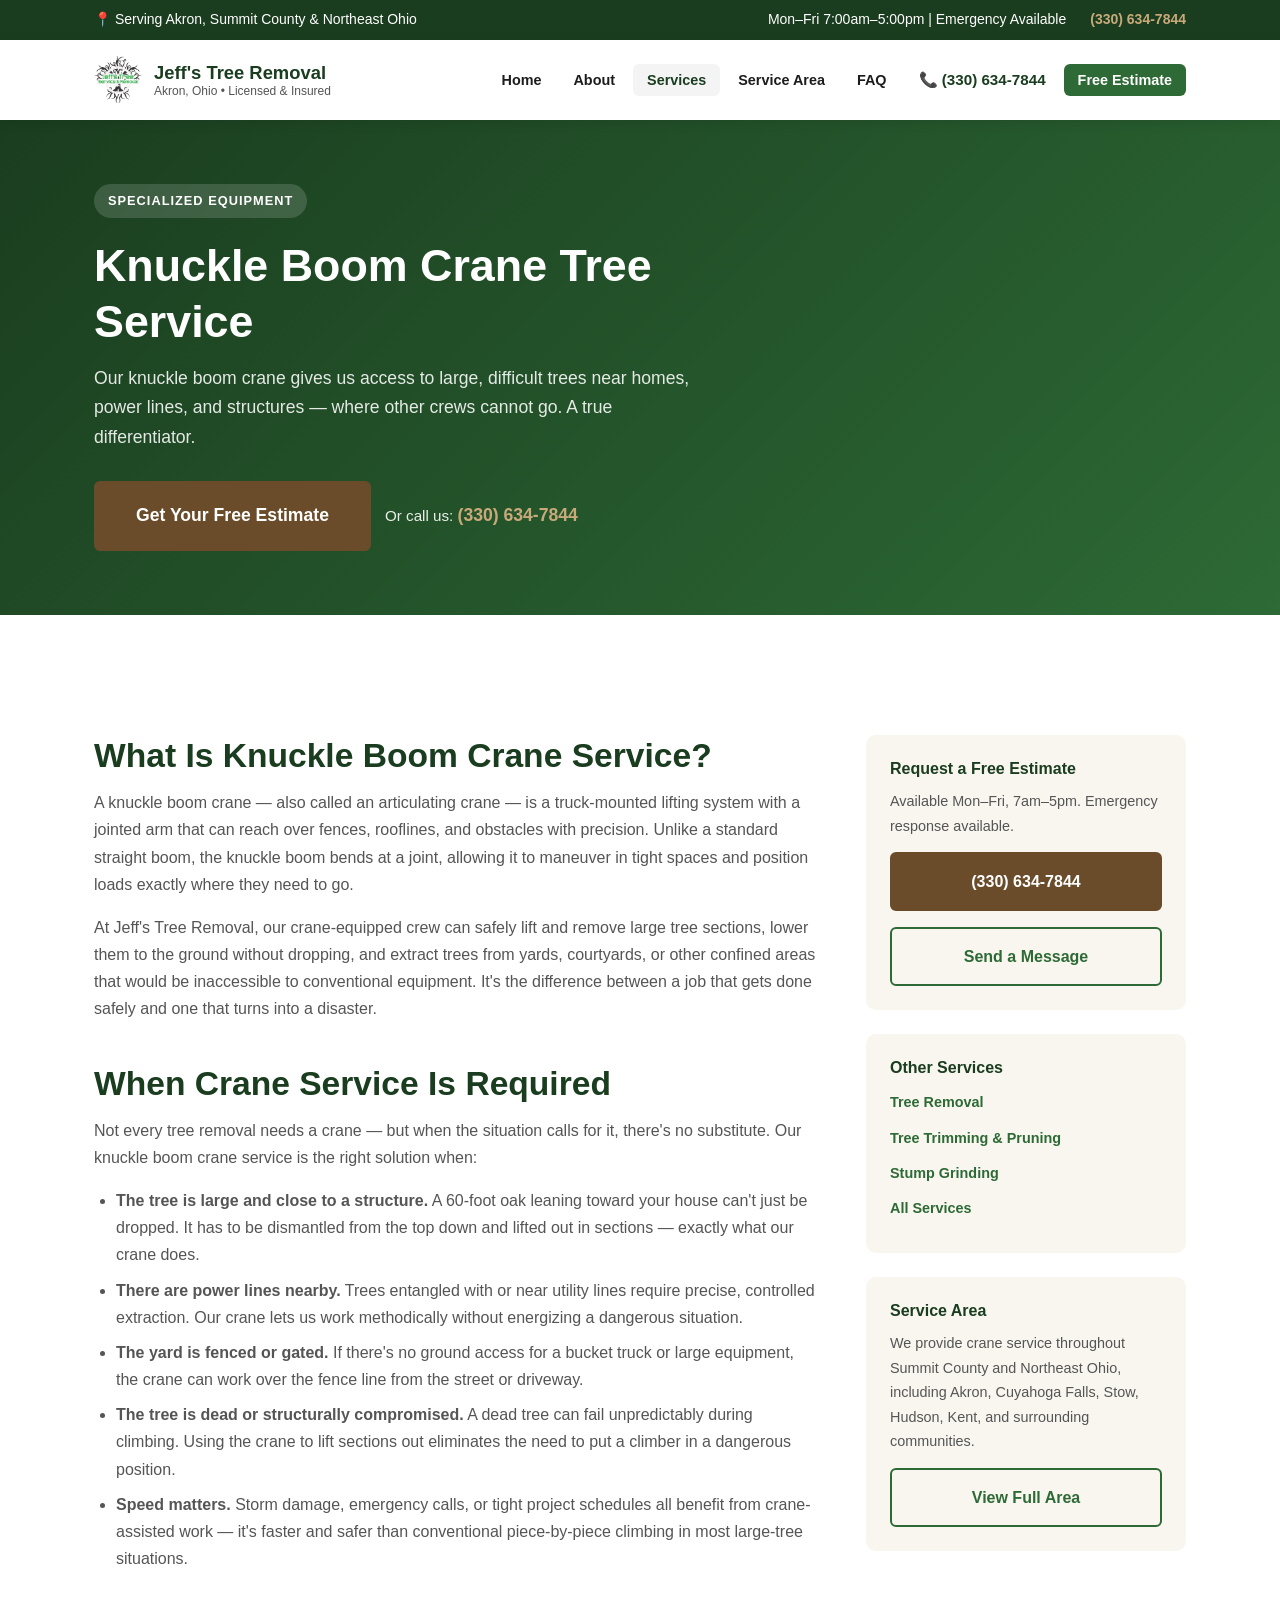
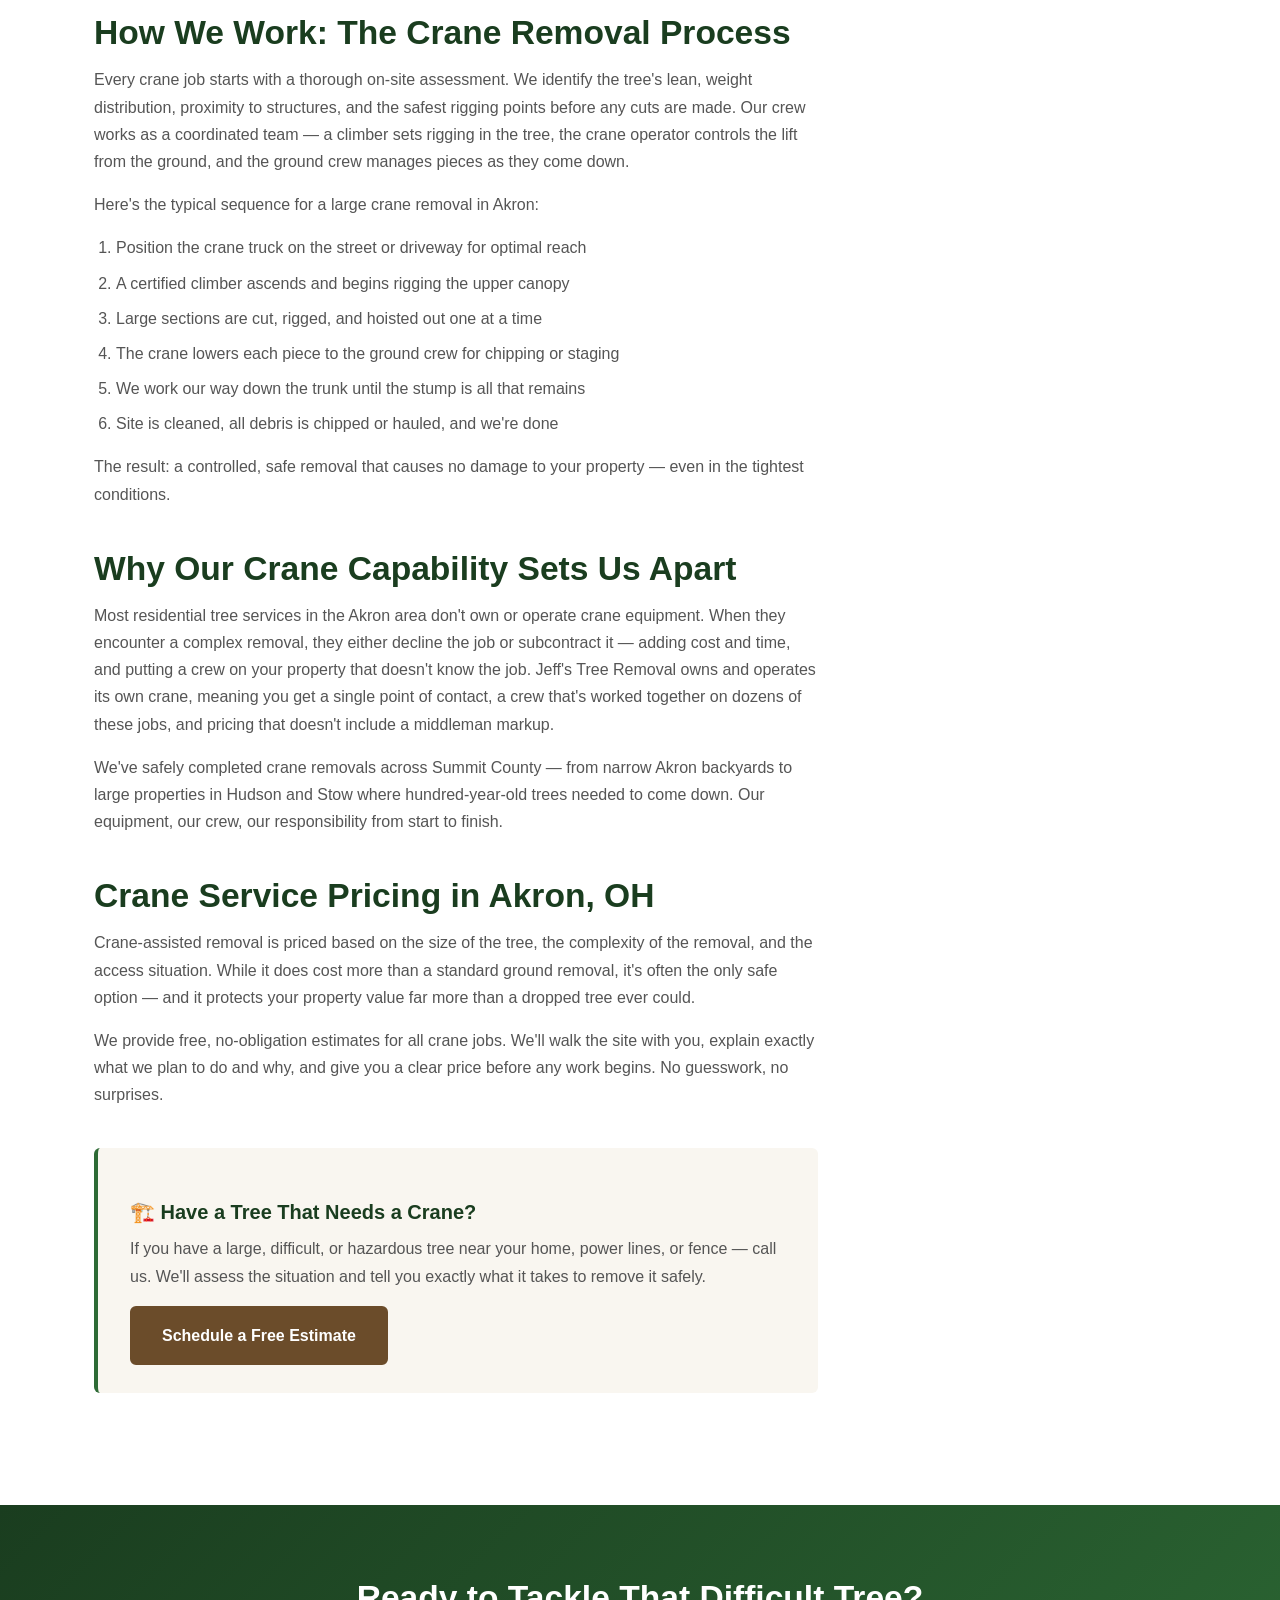
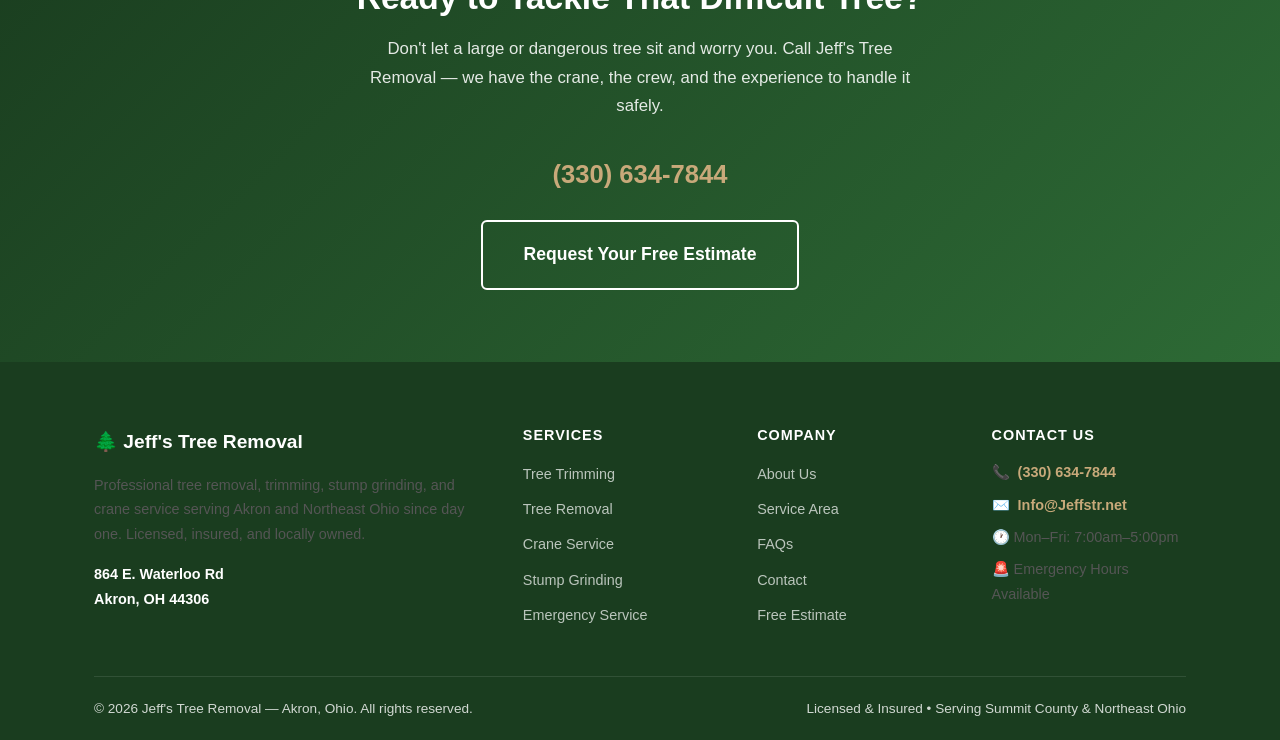
<file: crane-service.html>
<!DOCTYPE html><html lang="en"><head>
  <meta charset="UTF-8">
  <meta name="viewport" content="width=device-width, initial-scale=1.0">
  <title>Knuckle Boom Crane Tree Service in Akron, OH | Jeff's Tree Removal</title>
  <meta name="description" content="Knuckle boom crane tree service in Akron, OH. We remove large, difficult trees near homes and power lines safely. Licensed &amp; insured. Free estimates.">
  <link rel="canonical" href="https://www.jeffstr.net/crane-service">
  <meta property="og:type" content="article">
  <meta property="og:url" content="https://www.jeffstr.net/crane-service">
  <meta property="og:title" content="Knuckle Boom Crane Tree Service in Akron, OH | Jeff's Tree Removal">
  <meta property="og:description" content="Knuckle boom crane tree service in Akron, OH. We remove large, difficult trees near homes and power lines safely. Licensed &amp; insured. Free estimates.">
  <meta property="og:site_name" content="Jeff's Tree Removal">
  <meta name="twitter:card" content="summary">
  <meta name="twitter:title" content="Knuckle Boom Crane Tree Service in Akron, OH | Jeff's Tree Removal">
  <meta name="twitter:description" content="Knuckle boom crane tree service in Akron, OH. We remove large, difficult trees near homes and power lines safely. Licensed &amp; insured. Free estimates.">
  <link rel="stylesheet" href="styles.css">

  <script type="application/ld+json">
  {
  "@context": "https://schema.org",
  "@type": "Service",
  "name": "Knuckle Boom Crane Service",
  "description": "Crane-assisted tree removal for large, difficult trees in Akron, OH.",
  "provider": {
    "@type": "LocalBusiness",
    "name": "Jeff's Tree Removal",
    "url": "https://www.jeffstr.net",
    "telephone": "(330) 634-7844",
    "address": {
      "@type": "PostalAddress",
      "streetAddress": "864 E. Waterloo Rd",
      "addressLocality": "Akron",
      "addressRegion": "OH",
      "postalCode": "44306",
      "addressCountry": "US"
    }
  },
  "areaServed": "Akron, OH and Northeast Ohio",
  "url": "https://www.jeffstr.net/crane-service"
}
  </script></head>
<body>

  <!-- Top Bar -->
  <div class="topbar">
    <div class="container">
      <span>📍 Serving Akron, Summit County &amp; Northeast Ohio</span>
      <div class="topbar-items">
        <span>Mon–Fri 7:00am–5:00pm | Emergency Available</span>
        <a href="tel:3306347844">(330) 634-7844</a>
      </div>
    </div>
  </div>

  <!-- Header -->
  <header class="site-header">
    <div class="header-inner">
      <a href="index.html" class="site-logo">
        <div class="logo-icon"><img src="images/logo.png" alt="Jeff's Tree Removal" /></div>
        <div class="logo-text">
          <div class="logo-name">Jeff's Tree Removal</div>
          <div class="logo-tag">Akron, Ohio • Licensed &amp; Insured</div>
        </div>
      </a>
      <nav>
        <button class="menu-toggle" onclick="document.querySelector('nav ul').classList.toggle('open')">☰</button>
        <ul>
          <li><a href="index.html">Home</a></li>
          <li><a href="about.html">About</a></li>
          <li><a href="services.html" class="active">Services</a></li>
          <li><a href="service-area.html">Service Area</a></li>
          <li><a href="faq.html">FAQ</a></li>
          <li class="nav-phone"><a href="tel:3306347844">📞 (330) 634-7844</a></li><li><a href="contact.html" class="nav-cta">Free Estimate</a></li>
        </ul>
      </nav>
    </div>
  </header>

  <!-- Page Hero -->
  <section class="page-hero">
    <div class="container">
      <div class="page-hero-content">
        <div class="hero-badge">Specialized Equipment</div>
        <h1>Knuckle Boom Crane Tree Service</h1>
        <p>Our knuckle boom crane gives us access to large, difficult trees near homes, power lines, and structures — where other crews cannot go. A true differentiator.</p>
        <div class="hero-actions">
          <a href="contact.html" class="btn btn-earth btn-lg">Get Your Free Estimate</a>
          <div class="hero-phone">Or call us: <a href="tel:3306347844">(330) 634-7844</a></div>
        </div>
      </div>
    </div>
  </section>

  <!-- Intro -->
  <section class="section">
    <div class="container content-layout">
      <div class="content-main">
        <h2>What Is Knuckle Boom Crane Service?</h2>
        <p>A knuckle boom crane — also called an articulating crane — is a truck-mounted lifting system with a jointed arm that can reach over fences, rooflines, and obstacles with precision. Unlike a standard straight boom, the knuckle boom bends at a joint, allowing it to maneuver in tight spaces and position loads exactly where they need to go.</p>
        <p>At Jeff's Tree Removal, our crane-equipped crew can safely lift and remove large tree sections, lower them to the ground without dropping, and extract trees from yards, courtyards, or other confined areas that would be inaccessible to conventional equipment. It's the difference between a job that gets done safely and one that turns into a disaster.</p>

        <h2>When Crane Service Is Required</h2>
        <p>Not every tree removal needs a crane — but when the situation calls for it, there's no substitute. Our knuckle boom crane service is the right solution when:</p>
        <ul>
          <li><strong>The tree is large and close to a structure.</strong> A 60-foot oak leaning toward your house can't just be dropped. It has to be dismantled from the top down and lifted out in sections — exactly what our crane does.</li>
          <li><strong>There are power lines nearby.</strong> Trees entangled with or near utility lines require precise, controlled extraction. Our crane lets us work methodically without energizing a dangerous situation.</li>
          <li><strong>The yard is fenced or gated.</strong> If there's no ground access for a bucket truck or large equipment, the crane can work over the fence line from the street or driveway.</li>
          <li><strong>The tree is dead or structurally compromised.</strong> A dead tree can fail unpredictably during climbing. Using the crane to lift sections out eliminates the need to put a climber in a dangerous position.</li>
          <li><strong>Speed matters.</strong> Storm damage, emergency calls, or tight project schedules all benefit from crane-assisted work — it's faster and safer than conventional piece-by-piece climbing in most large-tree situations.</li>
        </ul>

        <h2>How We Work: The Crane Removal Process</h2>
        <p>Every crane job starts with a thorough on-site assessment. We identify the tree's lean, weight distribution, proximity to structures, and the safest rigging points before any cuts are made. Our crew works as a coordinated team — a climber sets rigging in the tree, the crane operator controls the lift from the ground, and the ground crew manages pieces as they come down.</p>
        <p>Here's the typical sequence for a large crane removal in Akron:</p>
        <ol>
          <li>Position the crane truck on the street or driveway for optimal reach</li>
          <li>A certified climber ascends and begins rigging the upper canopy</li>
          <li>Large sections are cut, rigged, and hoisted out one at a time</li>
          <li>The crane lowers each piece to the ground crew for chipping or staging</li>
          <li>We work our way down the trunk until the stump is all that remains</li>
          <li>Site is cleaned, all debris is chipped or hauled, and we're done</li>
        </ol>
        <p>The result: a controlled, safe removal that causes no damage to your property — even in the tightest conditions.</p>

        <h2>Why Our Crane Capability Sets Us Apart</h2>
        <p>Most residential tree services in the Akron area don't own or operate crane equipment. When they encounter a complex removal, they either decline the job or subcontract it — adding cost and time, and putting a crew on your property that doesn't know the job. Jeff's Tree Removal owns and operates its own crane, meaning you get a single point of contact, a crew that's worked together on dozens of these jobs, and pricing that doesn't include a middleman markup.</p>
        <p>We've safely completed crane removals across Summit County — from narrow Akron backyards to large properties in Hudson and Stow where hundred-year-old trees needed to come down. Our equipment, our crew, our responsibility from start to finish.</p>

        <h2>Crane Service Pricing in Akron, OH</h2>
        <p>Crane-assisted removal is priced based on the size of the tree, the complexity of the removal, and the access situation. While it does cost more than a standard ground removal, it's often the only safe option — and it protects your property value far more than a dropped tree ever could.</p>
        <p>We provide free, no-obligation estimates for all crane jobs. We'll walk the site with you, explain exactly what we plan to do and why, and give you a clear price before any work begins. No guesswork, no surprises.</p>

        <div class="callout-box">
          <h3>🏗️ Have a Tree That Needs a Crane?</h3>
          <p>If you have a large, difficult, or hazardous tree near your home, power lines, or fence — call us. We'll assess the situation and tell you exactly what it takes to remove it safely.</p>
          <a href="contact.html" class="btn btn-earth">Schedule a Free Estimate</a>
        </div>
      </div>

      <aside class="content-sidebar">
        <div class="sidebar-card">
          <h3>Request a Free Estimate</h3>
          <p>Available Mon–Fri, 7am–5pm. Emergency response available.</p>
          <a href="tel:3306347844" class="btn btn-earth btn-block">(330) 634-7844</a>
          <a href="contact.html" class="btn btn-outline btn-block mt-1">Send a Message</a>
        </div>
        <div class="sidebar-card">
          <h3>Other Services</h3>
          <ul class="sidebar-links">
            <li><a href="tree-removal.html">Tree Removal</a></li>
            <li><a href="tree-trimming.html">Tree Trimming &amp; Pruning</a></li>
            <li><a href="stump-grinding.html">Stump Grinding</a></li>
            <li><a href="services.html">All Services</a></li>
          </ul>
        </div>
        <div class="sidebar-card">
          <h3>Service Area</h3>
          <p>We provide crane service throughout Summit County and Northeast Ohio, including Akron, Cuyahoga Falls, Stow, Hudson, Kent, and surrounding communities.</p>
          <a href="service-area.html" class="btn btn-outline btn-block">View Full Area</a>
        </div>
      </aside>
    </div>
  </section>

  <!-- CTA -->
  <section class="cta-section">
    <div class="container">
      <h2>Ready to Tackle That Difficult Tree?</h2>
      <p>Don't let a large or dangerous tree sit and worry you. Call Jeff's Tree Removal — we have the crane, the crew, and the experience to handle it safely.</p>
      <span class="cta-phone"><a href="tel:3306347844">(330) 634-7844</a></span>
      <a href="contact.html" class="btn btn-secondary btn-lg">Request Your Free Estimate</a>
    </div>
  </section>

  <!-- Footer -->
  <footer class="site-footer">
    <div class="footer-main">
      <div class="container">
        <div class="footer-grid">
          <div class="footer-brand">
            <div class="logo-name">🌲 Jeff's Tree Removal</div>
            <p>Professional tree removal, trimming, stump grinding, and crane service serving Akron and Northeast Ohio since day one. Licensed, insured, and locally owned.</p>
            <p style="margin-top:12px"><strong style="color:white">864 E. Waterloo Rd<br>Akron, OH 44306</strong></p>
          </div>
          <div class="footer-col">
            <h4>Services</h4>
            <ul>
              <li><a href="tree-trimming.html">Tree Trimming</a></li>
              <li><a href="tree-removal.html">Tree Removal</a></li>
              <li><a href="crane-service.html">Crane Service</a></li>
              <li><a href="stump-grinding.html">Stump Grinding</a></li>
              <li><a href="contact.html">Emergency Service</a></li>
            </ul>
          </div>
          <div class="footer-col">
            <h4>Company</h4>
            <ul>
              <li><a href="about.html">About Us</a></li>
              <li><a href="service-area.html">Service Area</a></li>
              <li><a href="faq.html">FAQs</a></li>
              <li><a href="contact.html">Contact</a></li>
              <li><a href="contact.html">Free Estimate</a></li>
            </ul>
          </div>
          <div class="footer-col footer-contact">
            <h4>Contact Us</h4>
            <p>📞 <a href="tel:3306347844">(330) 634-7844</a></p>
            <p>✉️ <a href="mailto:Info@Jeffstr.net">Info@Jeffstr.net</a></p>
            <p>🕐 Mon–Fri: 7:00am–5:00pm</p>
            <p>🚨 Emergency Hours Available</p>
          </div>
        </div>
      </div>
    </div>
    <div class="container">
      <div class="footer-bottom">
        <span>© 2026 Jeff's Tree Removal — Akron, Ohio. All rights reserved.</span>
        <span>Licensed &amp; Insured • Serving Summit County &amp; Northeast Ohio</span>
      </div>
    </div>
  </footer>



</body></html>
</file>
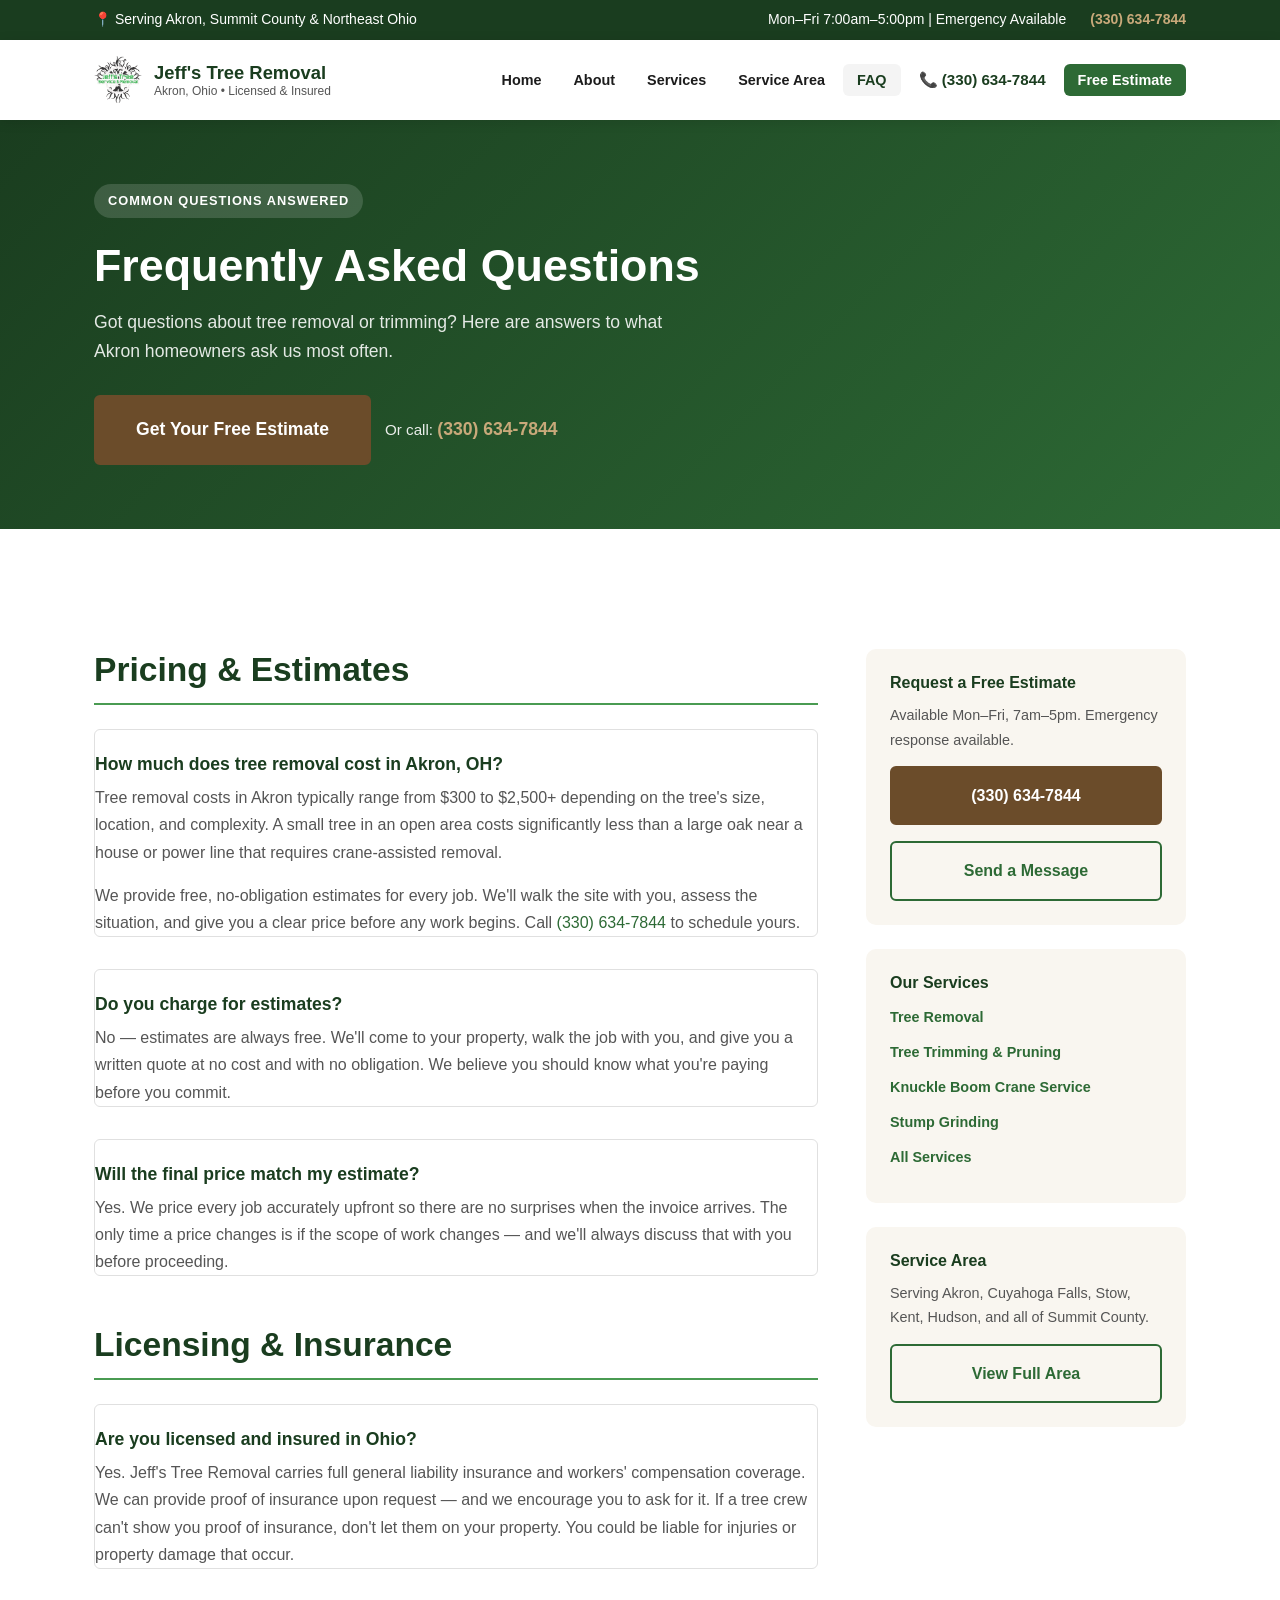
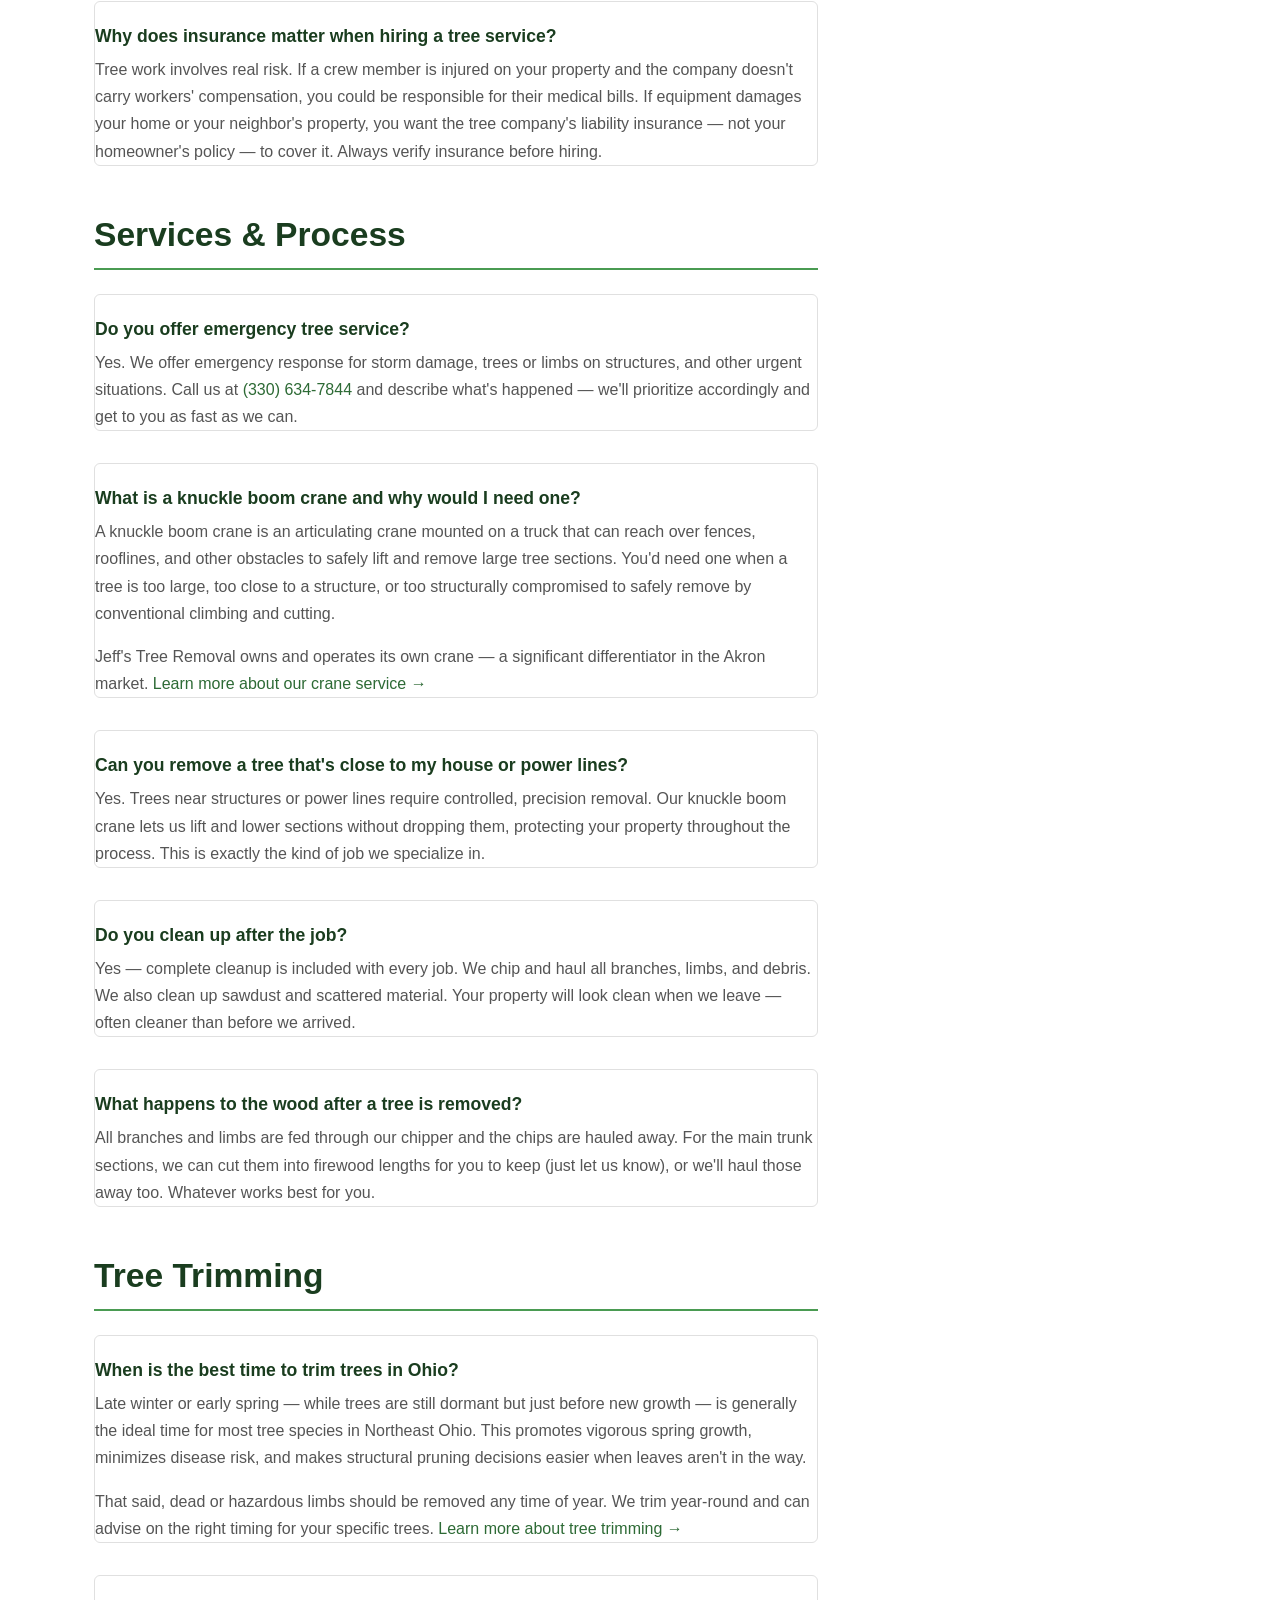
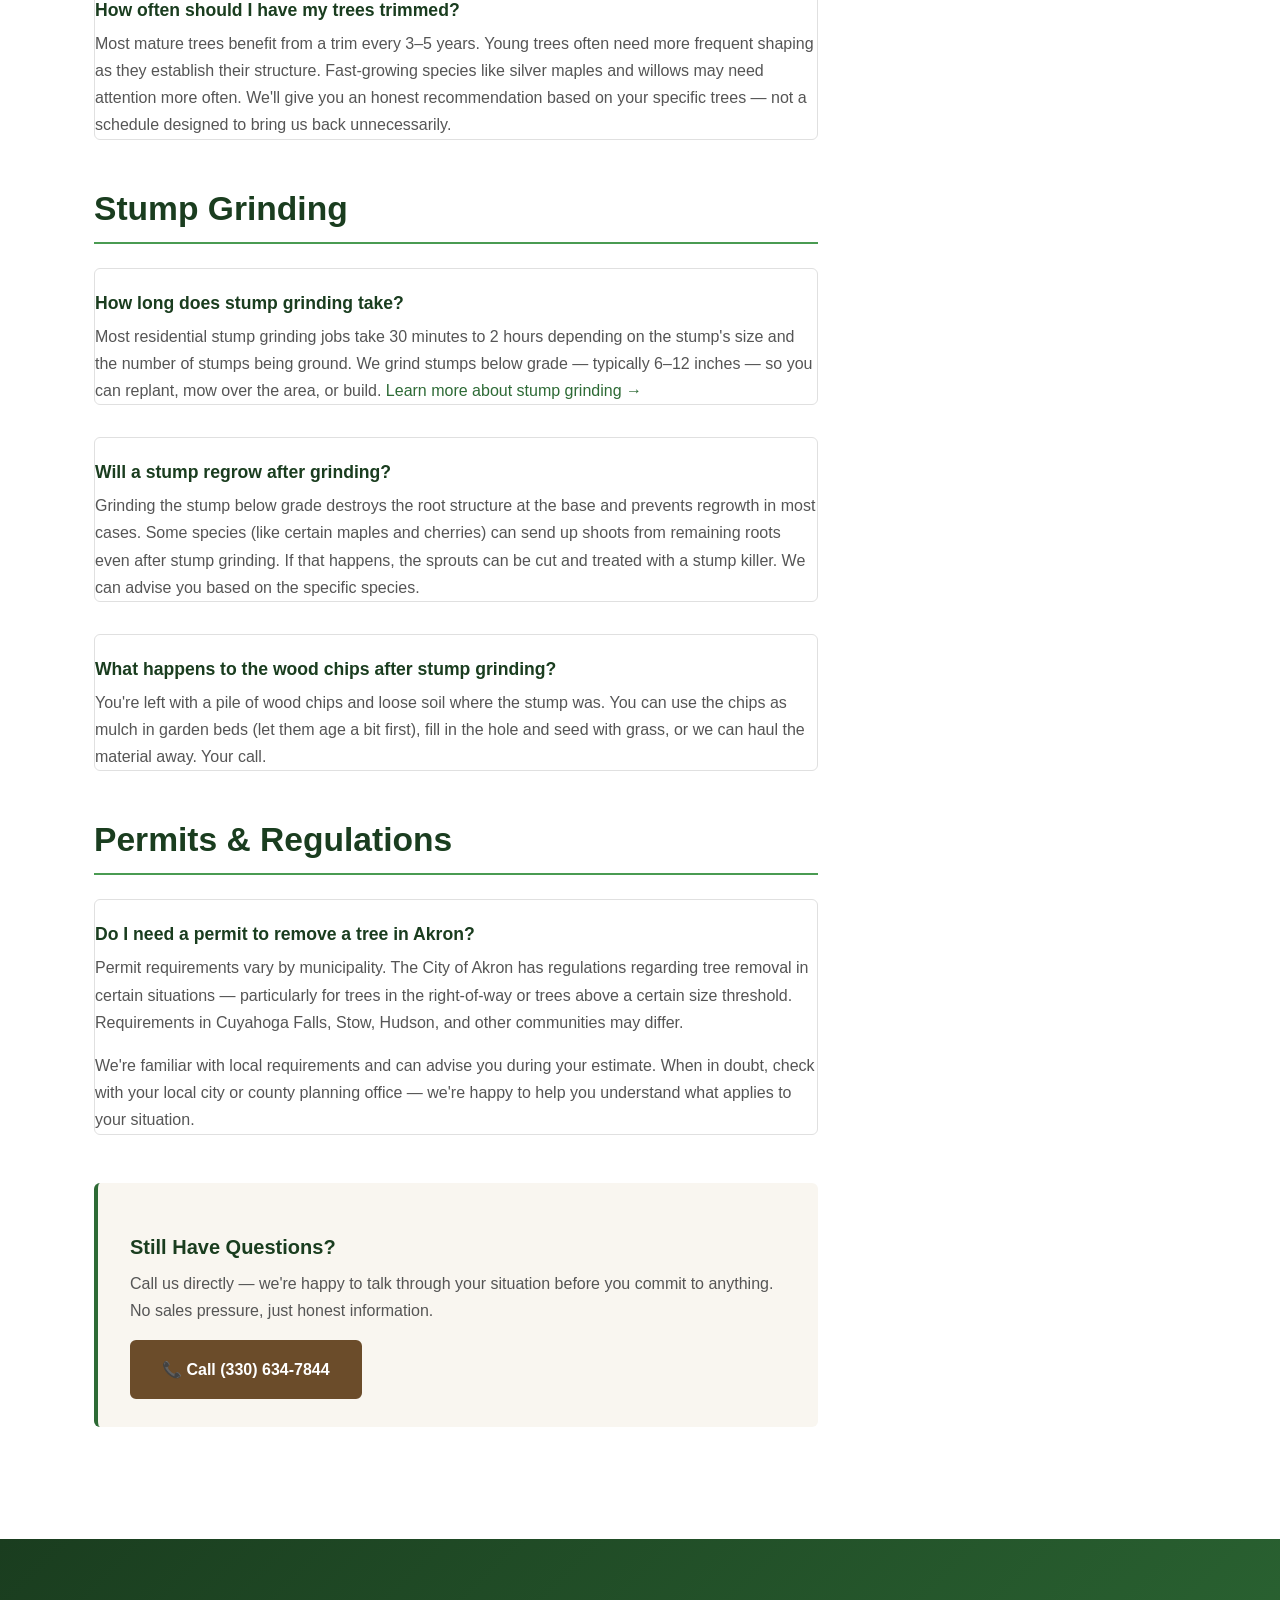
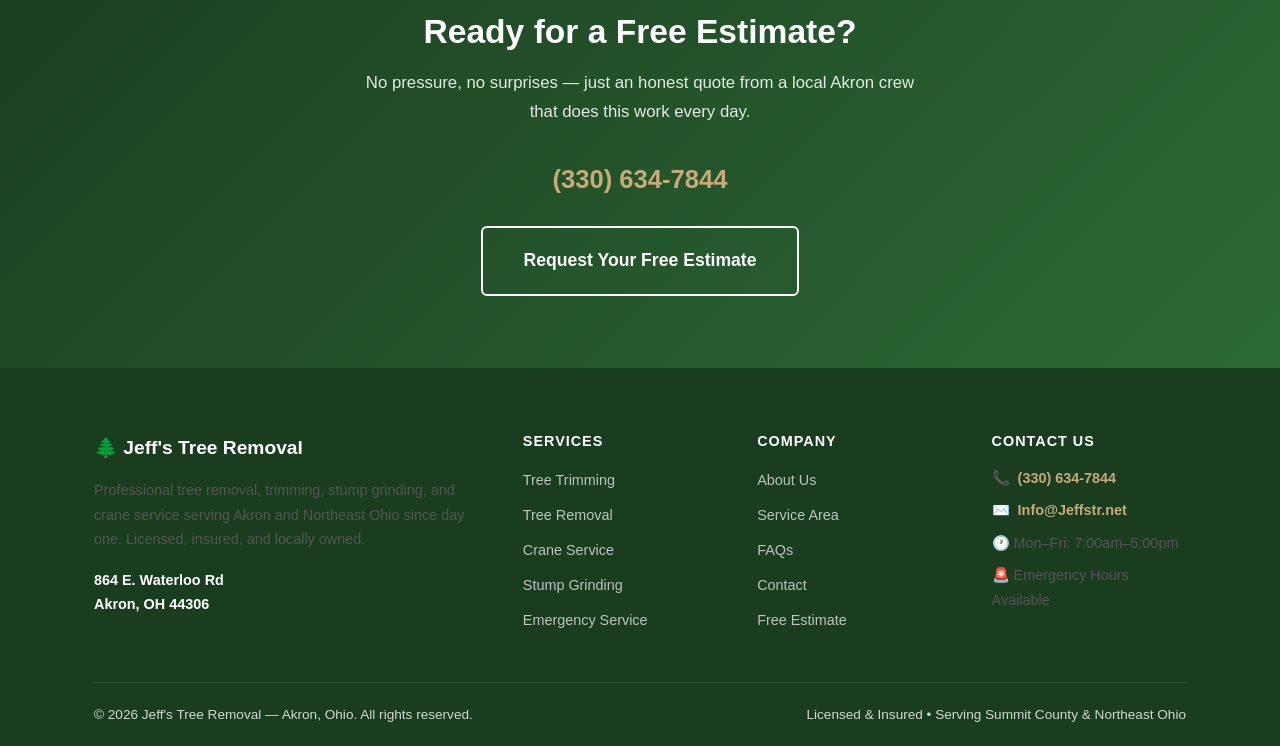
<file: faq.html>
<!DOCTYPE html><html lang="en"><head>
  <meta charset="UTF-8">
  <meta name="viewport" content="width=device-width, initial-scale=1.0">
  <title>Tree Service FAQ — Akron, OH | Jeff's Tree Removal</title>
  <meta name="description" content="Frequently asked questions about tree removal, trimming, stump grinding, and crane service from Jeff's Tree Removal in Akron, Ohio.">
  <link rel="canonical" href="https://www.jeffstr.net/faq">
  <meta property="og:type" content="website">
  <meta property="og:url" content="https://www.jeffstr.net/faq">
  <meta property="og:title" content="Tree Service FAQ — Akron, OH | Jeff's Tree Removal">
  <meta property="og:description" content="Frequently asked questions about tree removal, trimming, stump grinding, and crane service from Jeff's Tree Removal in Akron, Ohio.">
  <meta property="og:site_name" content="Jeff's Tree Removal">
  <meta name="twitter:card" content="summary">
  <meta name="twitter:title" content="Tree Service FAQ — Akron, OH | Jeff's Tree Removal">
  <meta name="twitter:description" content="Frequently asked questions about tree removal, trimming, stump grinding, and crane service from Jeff's Tree Removal in Akron, Ohio.">
  <link rel="stylesheet" href="styles.css">
  <script type="application/ld+json">
  {
    "@context": "https://schema.org",
    "@type": "FAQPage",
    "mainEntity": [
      {
        "@type": "Question",
        "name": "How much does tree removal cost in Akron, OH?",
        "acceptedAnswer": {
          "@type": "Answer",
          "text": "Tree removal costs in Akron typically range from $300 to $2,500+ depending on the tree's size, location, and complexity. A small tree in an open area costs significantly less than a large oak near a house or power line. We provide free, no-obligation estimates for every job — call (330) 634-7844 to schedule yours."
        }
      },
      {
        "@type": "Question",
        "name": "Are you licensed and insured in Ohio?",
        "acceptedAnswer": {
          "@type": "Answer",
          "text": "Yes. Jeff's Tree Removal carries full general liability insurance and workers' compensation coverage. We can provide proof of insurance upon request. We strongly recommend verifying insurance before hiring any tree service — it protects you if something goes wrong on your property."
        }
      },
      {
        "@type": "Question",
        "name": "Do you offer emergency tree service?",
        "acceptedAnswer": {
          "@type": "Answer",
          "text": "Yes. We offer emergency tree service for storm damage, fallen limbs on structures, and other urgent situations that can't wait for a regular appointment. Call us at (330) 634-7844 and describe the situation — we'll get to you as quickly as possible."
        }
      },
      {
        "@type": "Question",
        "name": "What areas do you serve near Akron?",
        "acceptedAnswer": {
          "@type": "Answer",
          "text": "We serve all of Summit County and surrounding Northeast Ohio communities including Akron, Cuyahoga Falls, Stow, Kent, Hudson, Barberton, Tallmadge, Fairlawn, Copley, Green, Norton, Munroe Falls, Mogadore, Twinsburg, Macedonia, and Ravenna."
        }
      },
      {
        "@type": "Question",
        "name": "What is a knuckle boom crane and why would I need one?",
        "acceptedAnswer": {
          "@type": "Answer",
          "text": "A knuckle boom crane is an articulating crane mounted on a truck that can reach over fences, rooflines, and obstacles to safely remove large tree sections. You'd need one when a tree is too large, too close to a structure, or too compromised to safely remove using conventional climbing and cutting. Jeff's Tree Removal owns and operates its own crane — a significant differentiator in the Akron market."
        }
      },
      {
        "@type": "Question",
        "name": "Do you clean up after the job?",
        "acceptedAnswer": {
          "@type": "Answer",
          "text": "Yes — complete cleanup is included with every job. We chip and haul all branches, limbs, and debris. We also clean up any sawdust, wood chips, or scattered material. Your property will be clean when we leave."
        }
      },
      {
        "@type": "Question",
        "name": "Do I need a permit to remove a tree in Akron?",
        "acceptedAnswer": {
          "@type": "Answer",
          "text": "Permit requirements vary by municipality. In the City of Akron, permits are generally required for removing trees over a certain diameter or trees in the right-of-way. We're familiar with local requirements and can advise you during your estimate. When in doubt, contact your local city or county office — we're happy to help you understand what applies to your situation."
        }
      },
      {
        "@type": "Question",
        "name": "When is the best time to trim trees in Ohio?",
        "acceptedAnswer": {
          "@type": "Answer",
          "text": "Late winter or early spring — while trees are still dormant but just before new growth begins — is generally the ideal time to trim most tree species in Northeast Ohio. This timing promotes vigorous spring growth, minimizes disease risk, and makes pruning cuts easier to see. That said, dead or hazardous limbs should be removed any time of year. We trim year-round."
        }
      },
      {
        "@type": "Question",
        "name": "How long does stump grinding take?",
        "acceptedAnswer": {
          "@type": "Answer",
          "text": "Most residential stump grinding jobs take 30 minutes to 2 hours depending on the stump's diameter and the number of stumps. We grind stumps below grade (typically 6–12 inches down) so you can replant, mow, or build over the area. The result is a pile of wood chips that can be used as mulch or hauled away — your choice."
        }
      },
      {
        "@type": "Question",
        "name": "Can you remove a tree that's close to my house or power lines?",
        "acceptedAnswer": {
          "@type": "Answer",
          "text": "Yes — this is exactly what our knuckle boom crane service is designed for. Trees near structures, fences, or power lines require controlled, precision removal that conventional cutting can't always provide safely. Our crane lets us lift and remove sections without dropping them, protecting your property throughout the process."
        }
      }
    ]
  }
  </script>
</head>
<body>

  <!-- Top Bar -->
  <div class="topbar">
    <div class="container">
      <span>📍 Serving Akron, Summit County &amp; Northeast Ohio</span>
      <div class="topbar-items">
        <span>Mon–Fri 7:00am–5:00pm | Emergency Available</span>
        <a href="tel:3306347844">(330) 634-7844</a>
      </div>
    </div>
  </div>

  <!-- Header -->
  <header class="site-header">
    <div class="header-inner">
      <a href="index.html" class="site-logo">
        <div class="logo-icon"><img src="images/logo.png" alt="Jeff's Tree Removal" /></div>
        <div class="logo-text">
          <div class="logo-name">Jeff's Tree Removal</div>
          <div class="logo-tag">Akron, Ohio • Licensed &amp; Insured</div>
        </div>
      </a>
      <nav>
        <button class="menu-toggle" onclick="document.querySelector('nav ul').classList.toggle('open')">☰</button>
        <ul>
          <li><a href="index.html">Home</a></li>
          <li><a href="about.html">About</a></li>
          <li><a href="services.html">Services</a></li>
          <li><a href="service-area.html">Service Area</a></li>
          <li><a href="faq.html" class="active">FAQ</a></li>
          <li class="nav-phone"><a href="tel:3306347844">📞 (330) 634-7844</a></li><li><a href="contact.html" class="nav-cta">Free Estimate</a></li>
        </ul>
      </nav>
    </div>
  </header>

  <!-- Page Hero -->
  <section class="page-hero">
    <div class="container">
      <div class="page-hero-content">
        <div class="hero-badge">Common Questions Answered</div>
        <h1>Frequently Asked Questions</h1>
        <p>Got questions about tree removal or trimming? Here are answers to what Akron homeowners ask us most often.</p>
        <div class="hero-actions">
          <a href="contact.html" class="btn btn-earth btn-lg">Get Your Free Estimate</a>
          <div class="hero-phone">Or call: <a href="tel:3306347844">(330) 634-7844</a></div>
        </div>
      </div>
    </div>
  </section>

  <!-- FAQ -->
  <section class="section">
    <div class="container content-layout">
      <div class="content-main">

        <div class="faq-group">
          <h2>Pricing &amp; Estimates</h2>

          <div class="faq-item">
            <h3>How much does tree removal cost in Akron, OH?</h3>
            <p>Tree removal costs in Akron typically range from $300 to $2,500+ depending on the tree's size, location, and complexity. A small tree in an open area costs significantly less than a large oak near a house or power line that requires crane-assisted removal.</p>
            <p>We provide free, no-obligation estimates for every job. We'll walk the site with you, assess the situation, and give you a clear price before any work begins. Call <a href="tel:3306347844">(330) 634-7844</a> to schedule yours.</p>
          </div>

          <div class="faq-item">
            <h3>Do you charge for estimates?</h3>
            <p>No — estimates are always free. We'll come to your property, walk the job with you, and give you a written quote at no cost and with no obligation. We believe you should know what you're paying before you commit.</p>
          </div>

          <div class="faq-item">
            <h3>Will the final price match my estimate?</h3>
            <p>Yes. We price every job accurately upfront so there are no surprises when the invoice arrives. The only time a price changes is if the scope of work changes — and we'll always discuss that with you before proceeding.</p>
          </div>
        </div>

        <div class="faq-group">
          <h2>Licensing &amp; Insurance</h2>

          <div class="faq-item">
            <h3>Are you licensed and insured in Ohio?</h3>
            <p>Yes. Jeff's Tree Removal carries full general liability insurance and workers' compensation coverage. We can provide proof of insurance upon request — and we encourage you to ask for it. If a tree crew can't show you proof of insurance, don't let them on your property. You could be liable for injuries or property damage that occur.</p>
          </div>

          <div class="faq-item">
            <h3>Why does insurance matter when hiring a tree service?</h3>
            <p>Tree work involves real risk. If a crew member is injured on your property and the company doesn't carry workers' compensation, you could be responsible for their medical bills. If equipment damages your home or your neighbor's property, you want the tree company's liability insurance — not your homeowner's policy — to cover it. Always verify insurance before hiring.</p>
          </div>
        </div>

        <div class="faq-group">
          <h2>Services &amp; Process</h2>

          <div class="faq-item">
            <h3>Do you offer emergency tree service?</h3>
            <p>Yes. We offer emergency response for storm damage, trees or limbs on structures, and other urgent situations. Call us at <a href="tel:3306347844">(330) 634-7844</a> and describe what's happened — we'll prioritize accordingly and get to you as fast as we can.</p>
          </div>

          <div class="faq-item">
            <h3>What is a knuckle boom crane and why would I need one?</h3>
            <p>A knuckle boom crane is an articulating crane mounted on a truck that can reach over fences, rooflines, and other obstacles to safely lift and remove large tree sections. You'd need one when a tree is too large, too close to a structure, or too structurally compromised to safely remove by conventional climbing and cutting.</p>
            <p>Jeff's Tree Removal owns and operates its own crane — a significant differentiator in the Akron market. <a href="crane-service.html">Learn more about our crane service →</a></p>
          </div>

          <div class="faq-item">
            <h3>Can you remove a tree that's close to my house or power lines?</h3>
            <p>Yes. Trees near structures or power lines require controlled, precision removal. Our knuckle boom crane lets us lift and lower sections without dropping them, protecting your property throughout the process. This is exactly the kind of job we specialize in.</p>
          </div>

          <div class="faq-item">
            <h3>Do you clean up after the job?</h3>
            <p>Yes — complete cleanup is included with every job. We chip and haul all branches, limbs, and debris. We also clean up sawdust and scattered material. Your property will look clean when we leave — often cleaner than before we arrived.</p>
          </div>

          <div class="faq-item">
            <h3>What happens to the wood after a tree is removed?</h3>
            <p>All branches and limbs are fed through our chipper and the chips are hauled away. For the main trunk sections, we can cut them into firewood lengths for you to keep (just let us know), or we'll haul those away too. Whatever works best for you.</p>
          </div>
        </div>

        <div class="faq-group">
          <h2>Tree Trimming</h2>

          <div class="faq-item">
            <h3>When is the best time to trim trees in Ohio?</h3>
            <p>Late winter or early spring — while trees are still dormant but just before new growth — is generally the ideal time for most tree species in Northeast Ohio. This promotes vigorous spring growth, minimizes disease risk, and makes structural pruning decisions easier when leaves aren't in the way.</p>
            <p>That said, dead or hazardous limbs should be removed any time of year. We trim year-round and can advise on the right timing for your specific trees. <a href="tree-trimming.html">Learn more about tree trimming →</a></p>
          </div>

          <div class="faq-item">
            <h3>How often should I have my trees trimmed?</h3>
            <p>Most mature trees benefit from a trim every 3–5 years. Young trees often need more frequent shaping as they establish their structure. Fast-growing species like silver maples and willows may need attention more often. We'll give you an honest recommendation based on your specific trees — not a schedule designed to bring us back unnecessarily.</p>
          </div>
        </div>

        <div class="faq-group">
          <h2>Stump Grinding</h2>

          <div class="faq-item">
            <h3>How long does stump grinding take?</h3>
            <p>Most residential stump grinding jobs take 30 minutes to 2 hours depending on the stump's size and the number of stumps being ground. We grind stumps below grade — typically 6–12 inches — so you can replant, mow over the area, or build. <a href="stump-grinding.html">Learn more about stump grinding →</a></p>
          </div>

          <div class="faq-item">
            <h3>Will a stump regrow after grinding?</h3>
            <p>Grinding the stump below grade destroys the root structure at the base and prevents regrowth in most cases. Some species (like certain maples and cherries) can send up shoots from remaining roots even after stump grinding. If that happens, the sprouts can be cut and treated with a stump killer. We can advise you based on the specific species.</p>
          </div>

          <div class="faq-item">
            <h3>What happens to the wood chips after stump grinding?</h3>
            <p>You're left with a pile of wood chips and loose soil where the stump was. You can use the chips as mulch in garden beds (let them age a bit first), fill in the hole and seed with grass, or we can haul the material away. Your call.</p>
          </div>
        </div>

        <div class="faq-group">
          <h2>Permits &amp; Regulations</h2>

          <div class="faq-item">
            <h3>Do I need a permit to remove a tree in Akron?</h3>
            <p>Permit requirements vary by municipality. The City of Akron has regulations regarding tree removal in certain situations — particularly for trees in the right-of-way or trees above a certain size threshold. Requirements in Cuyahoga Falls, Stow, Hudson, and other communities may differ.</p>
            <p>We're familiar with local requirements and can advise you during your estimate. When in doubt, check with your local city or county planning office — we're happy to help you understand what applies to your situation.</p>
          </div>
        </div>

        <div class="callout-box">
          <h3>Still Have Questions?</h3>
          <p>Call us directly — we're happy to talk through your situation before you commit to anything. No sales pressure, just honest information.</p>
          <a href="tel:3306347844" class="btn btn-earth">📞 Call (330) 634-7844</a>
        </div>

      </div>

      <aside class="content-sidebar">
        <div class="sidebar-card">
          <h3>Request a Free Estimate</h3>
          <p>Available Mon–Fri, 7am–5pm. Emergency response available.</p>
          <a href="tel:3306347844" class="btn btn-earth btn-block">(330) 634-7844</a>
          <a href="contact.html" class="btn btn-outline btn-block mt-1">Send a Message</a>
        </div>
        <div class="sidebar-card">
          <h3>Our Services</h3>
          <ul class="sidebar-links">
            <li><a href="tree-removal.html">Tree Removal</a></li>
            <li><a href="tree-trimming.html">Tree Trimming &amp; Pruning</a></li>
            <li><a href="crane-service.html">Knuckle Boom Crane Service</a></li>
            <li><a href="stump-grinding.html">Stump Grinding</a></li>
            <li><a href="services.html">All Services</a></li>
          </ul>
        </div>
        <div class="sidebar-card">
          <h3>Service Area</h3>
          <p>Serving Akron, Cuyahoga Falls, Stow, Kent, Hudson, and all of Summit County.</p>
          <a href="service-area.html" class="btn btn-outline btn-block">View Full Area</a>
        </div>
      </aside>
    </div>
  </section>

  <!-- CTA -->
  <section class="cta-section">
    <div class="container">
      <h2>Ready for a Free Estimate?</h2>
      <p>No pressure, no surprises — just an honest quote from a local Akron crew that does this work every day.</p>
      <span class="cta-phone"><a href="tel:3306347844">(330) 634-7844</a></span>
      <a href="contact.html" class="btn btn-secondary btn-lg">Request Your Free Estimate</a>
    </div>
  </section>

  <!-- Footer -->
  <footer class="site-footer">
    <div class="footer-main">
      <div class="container">
        <div class="footer-grid">
          <div class="footer-brand">
            <div class="logo-name">🌲 Jeff's Tree Removal</div>
            <p>Professional tree removal, trimming, stump grinding, and crane service serving Akron and Northeast Ohio since day one. Licensed, insured, and locally owned.</p>
            <p style="margin-top:12px"><strong style="color:white">864 E. Waterloo Rd<br>Akron, OH 44306</strong></p>
          </div>
          <div class="footer-col">
            <h4>Services</h4>
            <ul>
              <li><a href="tree-trimming.html">Tree Trimming</a></li>
              <li><a href="tree-removal.html">Tree Removal</a></li>
              <li><a href="crane-service.html">Crane Service</a></li>
              <li><a href="stump-grinding.html">Stump Grinding</a></li>
              <li><a href="contact.html">Emergency Service</a></li>
            </ul>
          </div>
          <div class="footer-col">
            <h4>Company</h4>
            <ul>
              <li><a href="about.html">About Us</a></li>
              <li><a href="service-area.html">Service Area</a></li>
              <li><a href="faq.html">FAQs</a></li>
              <li><a href="contact.html">Contact</a></li>
              <li><a href="contact.html">Free Estimate</a></li>
            </ul>
          </div>
          <div class="footer-col footer-contact">
            <h4>Contact Us</h4>
            <p>📞 <a href="tel:3306347844">(330) 634-7844</a></p>
            <p>✉️ <a href="mailto:Info@Jeffstr.net">Info@Jeffstr.net</a></p>
            <p>🕐 Mon–Fri: 7:00am–5:00pm</p>
            <p>🚨 Emergency Hours Available</p>
          </div>
        </div>
      </div>
    </div>
    <div class="container">
      <div class="footer-bottom">
        <span>© 2026 Jeff's Tree Removal — Akron, Ohio. All rights reserved.</span>
        <span>Licensed &amp; Insured • Serving Summit County &amp; Northeast Ohio</span>
      </div>
    </div>
  </footer>



</body></html>
</file>
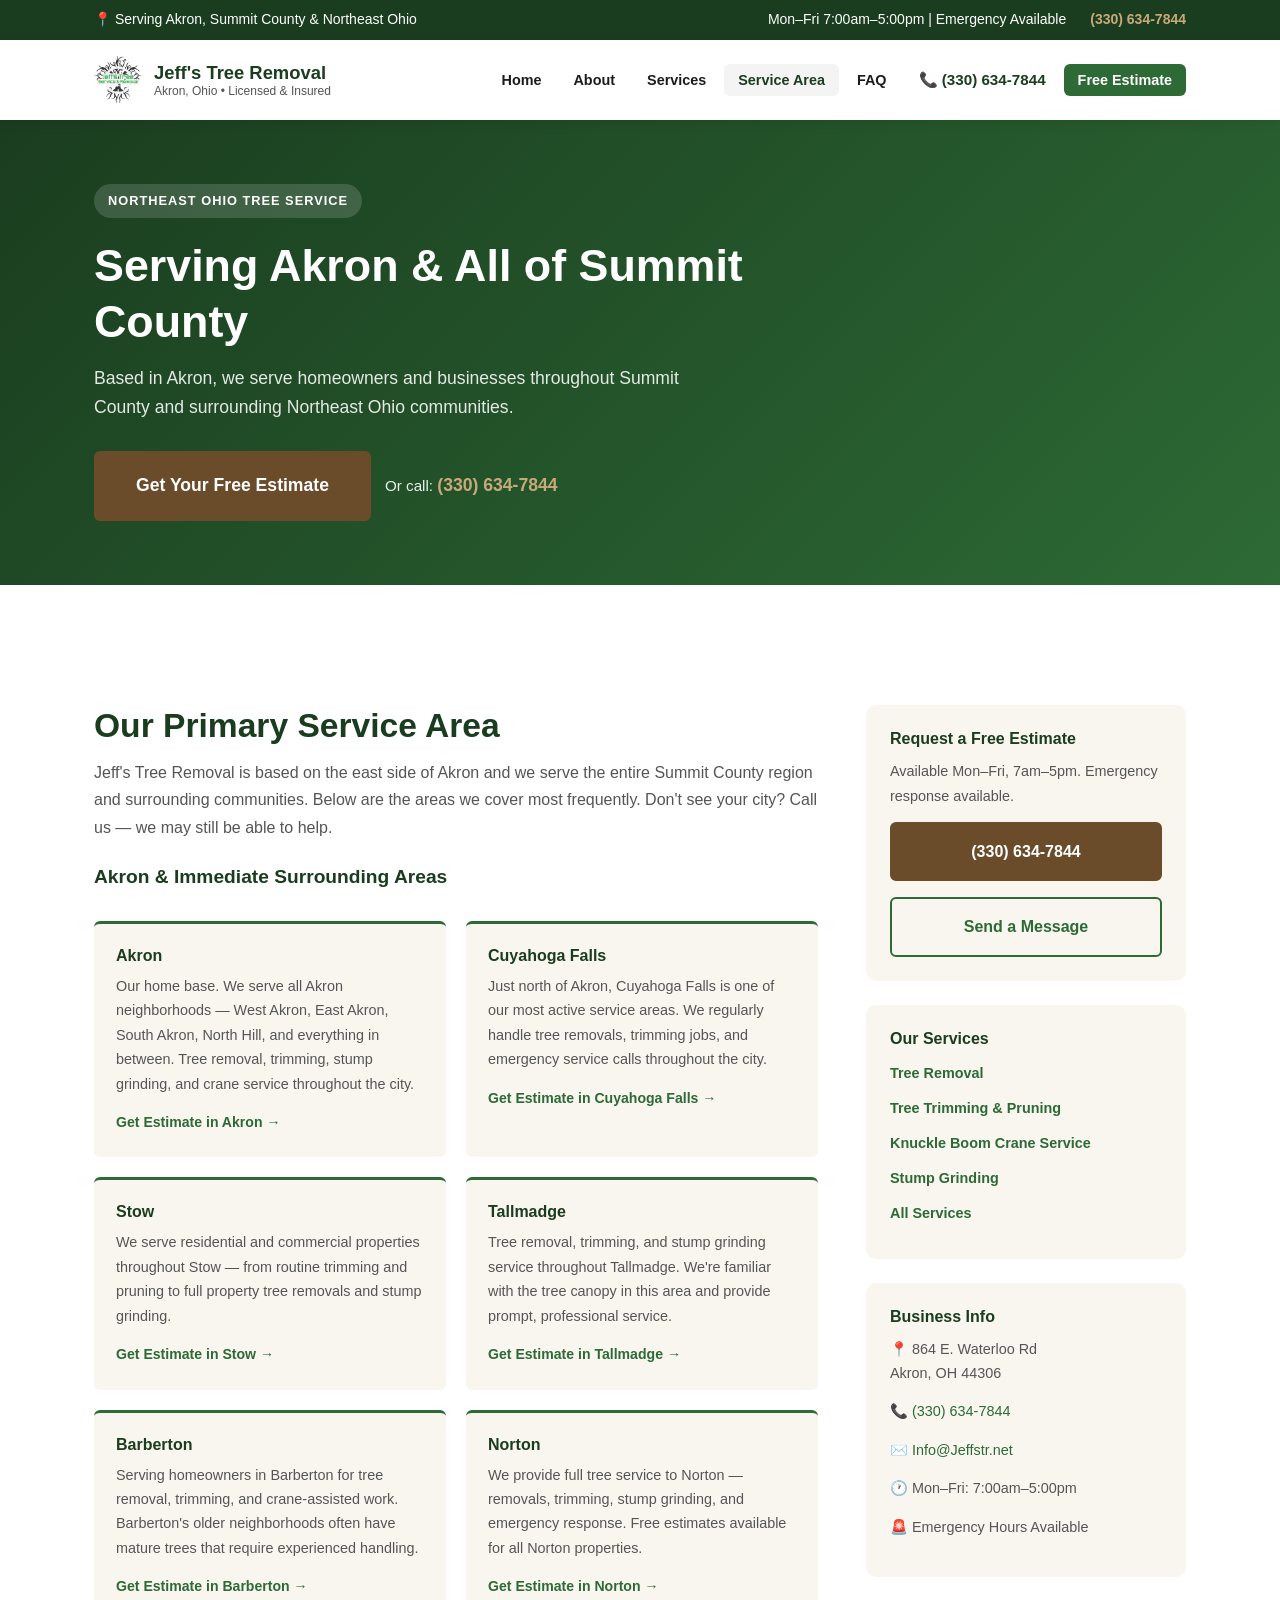
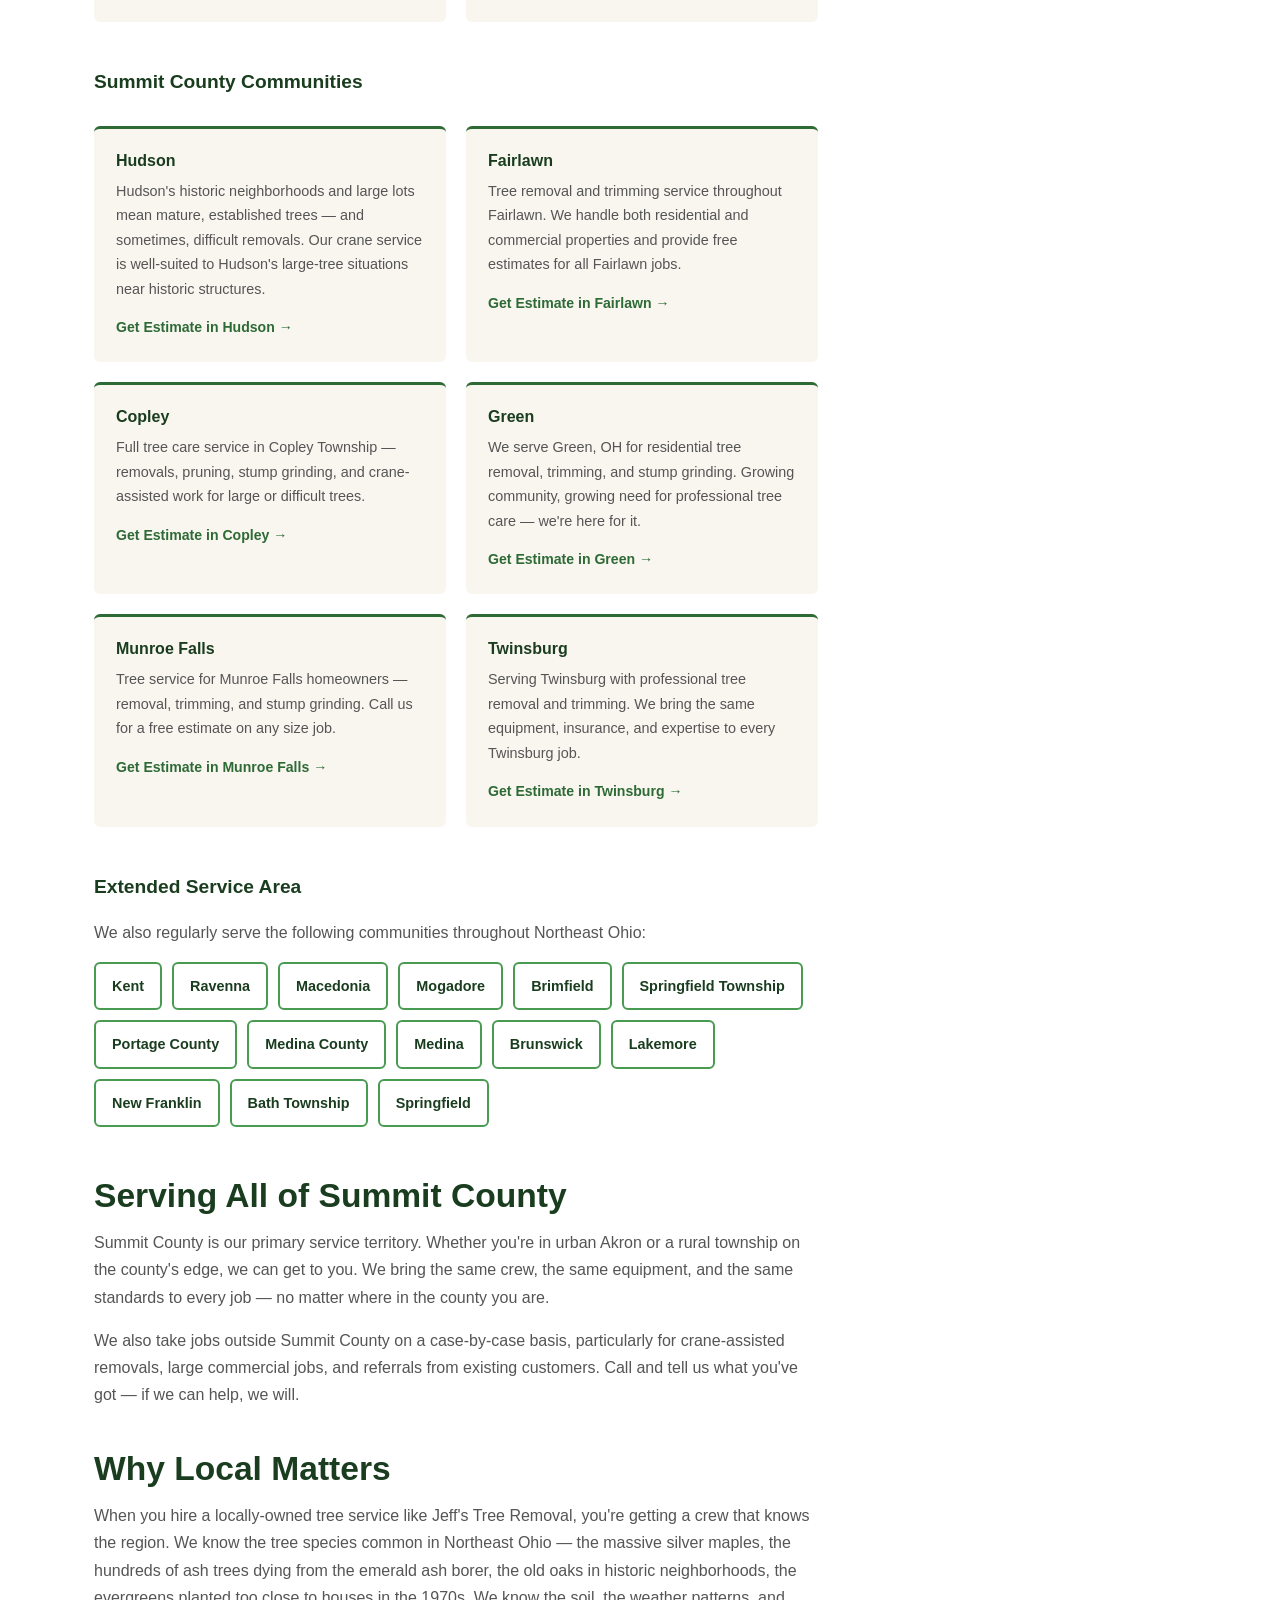
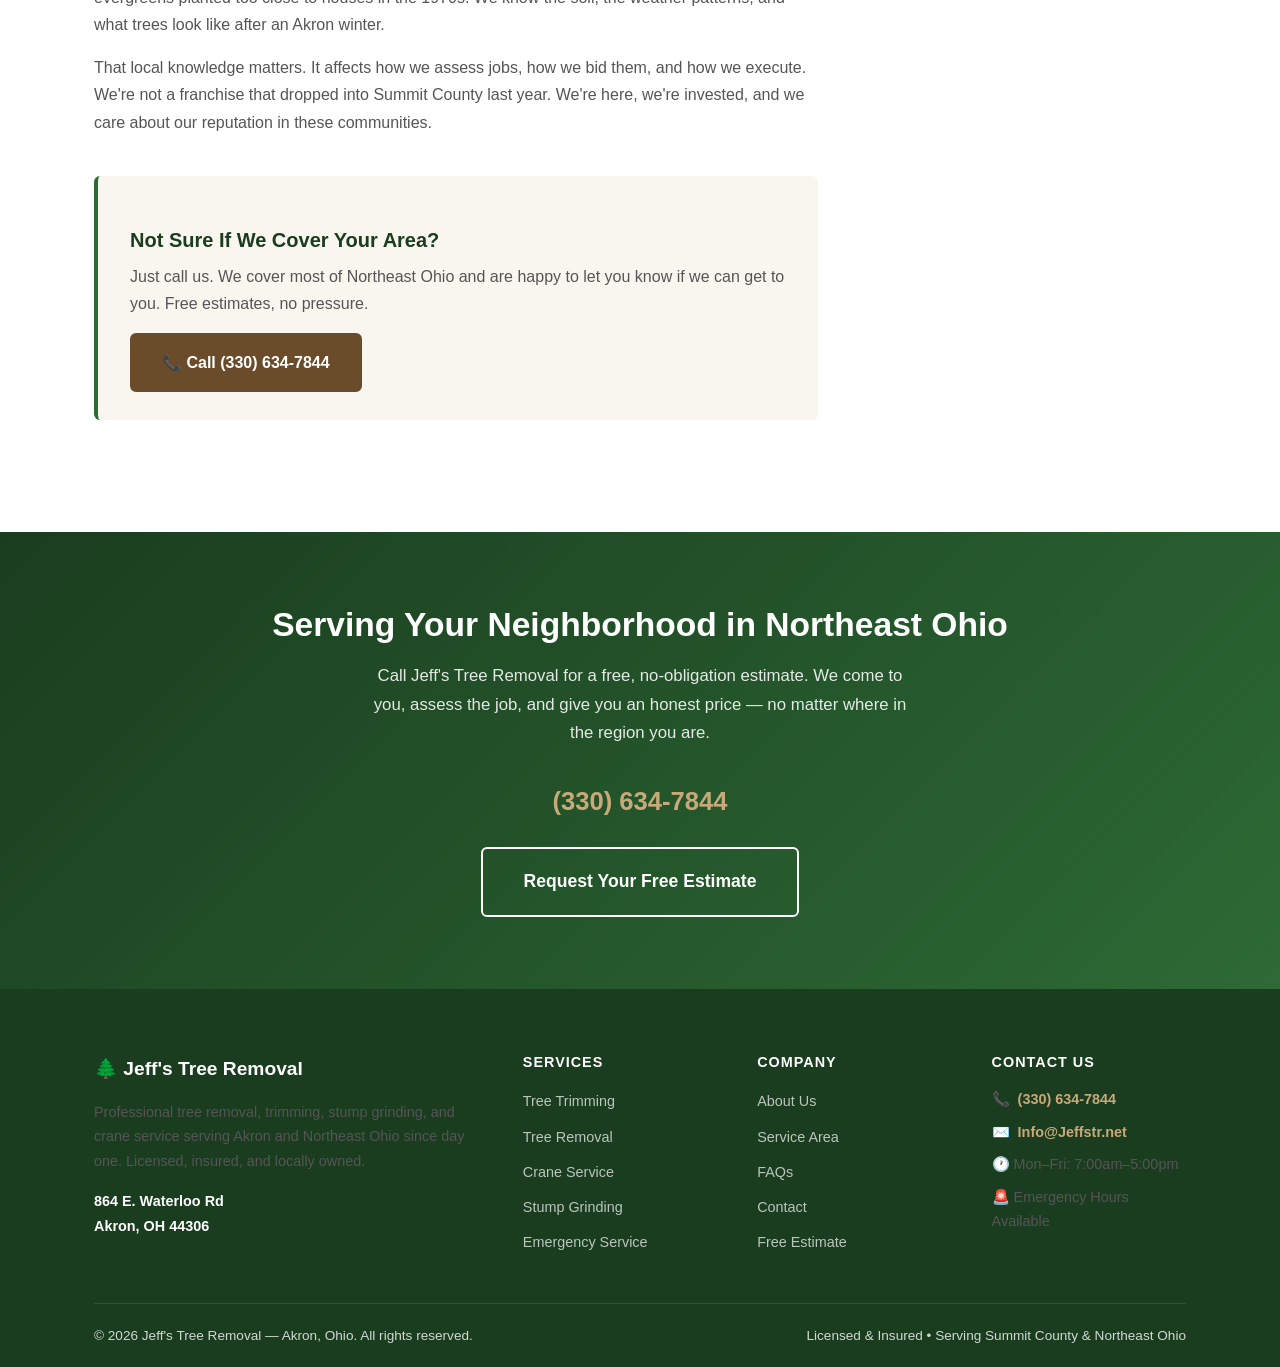
<file: service-area.html>
<!DOCTYPE html><html lang="en"><head>
  <meta charset="UTF-8">
  <meta name="viewport" content="width=device-width, initial-scale=1.0">
  <title>Tree Service Area — Akron &amp; Northeast Ohio | Jeff's Tree Removal</title>
  <meta name="description" content="Jeff's Tree Removal serves Akron, Cuyahoga Falls, Stow, Kent, Hudson, Barberton, Tallmadge, Fairlawn, Copley, and all of Summit County, Ohio.">
  <link rel="canonical" href="https://www.jeffstr.net/service-area">
  <meta property="og:type" content="website">
  <meta property="og:url" content="https://www.jeffstr.net/service-area">
  <meta property="og:title" content="Tree Service Area — Akron &amp; Northeast Ohio | Jeff's Tree Removal">
  <meta property="og:description" content="Jeff's Tree Removal serves Akron, Cuyahoga Falls, Stow, Kent, Hudson, Barberton, Tallmadge, Fairlawn, Copley, and all of Summit County, Ohio.">
  <meta property="og:site_name" content="Jeff's Tree Removal">
  <meta name="twitter:card" content="summary">
  <meta name="twitter:title" content="Tree Service Area — Akron &amp; Northeast Ohio | Jeff's Tree Removal">
  <meta name="twitter:description" content="Jeff's Tree Removal serves Akron, Cuyahoga Falls, Stow, Kent, Hudson, Barberton, Tallmadge, Fairlawn, Copley, and all of Summit County, Ohio.">
  <link rel="stylesheet" href="styles.css">
</head>
<body>

  <!-- Top Bar -->
  <div class="topbar">
    <div class="container">
      <span>📍 Serving Akron, Summit County &amp; Northeast Ohio</span>
      <div class="topbar-items">
        <span>Mon–Fri 7:00am–5:00pm | Emergency Available</span>
        <a href="tel:3306347844">(330) 634-7844</a>
      </div>
    </div>
  </div>

  <!-- Header -->
  <header class="site-header">
    <div class="header-inner">
      <a href="index.html" class="site-logo">
        <div class="logo-icon"><img src="images/logo.png" alt="Jeff's Tree Removal" /></div>
        <div class="logo-text">
          <div class="logo-name">Jeff's Tree Removal</div>
          <div class="logo-tag">Akron, Ohio • Licensed &amp; Insured</div>
        </div>
      </a>
      <nav>
        <button class="menu-toggle" onclick="document.querySelector('nav ul').classList.toggle('open')">☰</button>
        <ul>
          <li><a href="index.html">Home</a></li>
          <li><a href="about.html">About</a></li>
          <li><a href="services.html">Services</a></li>
          <li><a href="service-area.html" class="active">Service Area</a></li>
          <li><a href="faq.html">FAQ</a></li>
          <li class="nav-phone"><a href="tel:3306347844">📞 (330) 634-7844</a></li><li><a href="contact.html" class="nav-cta">Free Estimate</a></li>
        </ul>
      </nav>
    </div>
  </header>

  <!-- Page Hero -->
  <section class="page-hero">
    <div class="container">
      <div class="page-hero-content">
        <div class="hero-badge">Northeast Ohio Tree Service</div>
        <h1>Serving Akron &amp; All of Summit County</h1>
        <p>Based in Akron, we serve homeowners and businesses throughout Summit County and surrounding Northeast Ohio communities.</p>
        <div class="hero-actions">
          <a href="contact.html" class="btn btn-earth btn-lg">Get Your Free Estimate</a>
          <div class="hero-phone">Or call: <a href="tel:3306347844">(330) 634-7844</a></div>
        </div>
      </div>
    </div>
  </section>

  <!-- Service Area Content -->
  <section class="section">
    <div class="container content-layout">
      <div class="content-main">
        <h2>Our Primary Service Area</h2>
        <p>Jeff's Tree Removal is based on the east side of Akron and we serve the entire Summit County region and surrounding communities. Below are the areas we cover most frequently. Don't see your city? Call us — we may still be able to help.</p>

        <div class="area-section">
          <h3>Akron &amp; Immediate Surrounding Areas</h3>
          <div class="area-grid area-grid-lg">
            <div class="area-card">
              <h4>Akron</h4>
              <p>Our home base. We serve all Akron neighborhoods — West Akron, East Akron, South Akron, North Hill, and everything in between. Tree removal, trimming, stump grinding, and crane service throughout the city.</p>
              <a href="contact.html" class="area-link">Get Estimate in Akron →</a>
            </div>
            <div class="area-card">
              <h4>Cuyahoga Falls</h4>
              <p>Just north of Akron, Cuyahoga Falls is one of our most active service areas. We regularly handle tree removals, trimming jobs, and emergency service calls throughout the city.</p>
              <a href="contact.html" class="area-link">Get Estimate in Cuyahoga Falls →</a>
            </div>
            <div class="area-card">
              <h4>Stow</h4>
              <p>We serve residential and commercial properties throughout Stow — from routine trimming and pruning to full property tree removals and stump grinding.</p>
              <a href="contact.html" class="area-link">Get Estimate in Stow →</a>
            </div>
            <div class="area-card">
              <h4>Tallmadge</h4>
              <p>Tree removal, trimming, and stump grinding service throughout Tallmadge. We're familiar with the tree canopy in this area and provide prompt, professional service.</p>
              <a href="contact.html" class="area-link">Get Estimate in Tallmadge →</a>
            </div>
            <div class="area-card">
              <h4>Barberton</h4>
              <p>Serving homeowners in Barberton for tree removal, trimming, and crane-assisted work. Barberton's older neighborhoods often have mature trees that require experienced handling.</p>
              <a href="contact.html" class="area-link">Get Estimate in Barberton →</a>
            </div>
            <div class="area-card">
              <h4>Norton</h4>
              <p>We provide full tree service to Norton — removals, trimming, stump grinding, and emergency response. Free estimates available for all Norton properties.</p>
              <a href="contact.html" class="area-link">Get Estimate in Norton →</a>
            </div>
          </div>
        </div>

        <div class="area-section">
          <h3>Summit County Communities</h3>
          <div class="area-grid area-grid-lg">
            <div class="area-card">
              <h4>Hudson</h4>
              <p>Hudson's historic neighborhoods and large lots mean mature, established trees — and sometimes, difficult removals. Our crane service is well-suited to Hudson's large-tree situations near historic structures.</p>
              <a href="contact.html" class="area-link">Get Estimate in Hudson →</a>
            </div>
            <div class="area-card">
              <h4>Fairlawn</h4>
              <p>Tree removal and trimming service throughout Fairlawn. We handle both residential and commercial properties and provide free estimates for all Fairlawn jobs.</p>
              <a href="contact.html" class="area-link">Get Estimate in Fairlawn →</a>
            </div>
            <div class="area-card">
              <h4>Copley</h4>
              <p>Full tree care service in Copley Township — removals, pruning, stump grinding, and crane-assisted work for large or difficult trees.</p>
              <a href="contact.html" class="area-link">Get Estimate in Copley →</a>
            </div>
            <div class="area-card">
              <h4>Green</h4>
              <p>We serve Green, OH for residential tree removal, trimming, and stump grinding. Growing community, growing need for professional tree care — we're here for it.</p>
              <a href="contact.html" class="area-link">Get Estimate in Green →</a>
            </div>
            <div class="area-card">
              <h4>Munroe Falls</h4>
              <p>Tree service for Munroe Falls homeowners — removal, trimming, and stump grinding. Call us for a free estimate on any size job.</p>
              <a href="contact.html" class="area-link">Get Estimate in Munroe Falls →</a>
            </div>
            <div class="area-card">
              <h4>Twinsburg</h4>
              <p>Serving Twinsburg with professional tree removal and trimming. We bring the same equipment, insurance, and expertise to every Twinsburg job.</p>
              <a href="contact.html" class="area-link">Get Estimate in Twinsburg →</a>
            </div>
          </div>
        </div>

        <div class="area-section">
          <h3>Extended Service Area</h3>
          <p>We also regularly serve the following communities throughout Northeast Ohio:</p>
          <div class="area-tags-large">
            <div class="area-tag">Kent</div>
            <div class="area-tag">Ravenna</div>
            <div class="area-tag">Macedonia</div>
            <div class="area-tag">Mogadore</div>
            <div class="area-tag">Brimfield</div>
            <div class="area-tag">Springfield Township</div>
            <div class="area-tag">Portage County</div>
            <div class="area-tag">Medina County</div>
            <div class="area-tag">Medina</div>
            <div class="area-tag">Brunswick</div>
            <div class="area-tag">Lakemore</div>
            <div class="area-tag">New Franklin</div>
            <div class="area-tag">Bath Township</div>
            <div class="area-tag">Springfield</div>
          </div>
        </div>

        <h2>Serving All of Summit County</h2>
        <p>Summit County is our primary service territory. Whether you're in urban Akron or a rural township on the county's edge, we can get to you. We bring the same crew, the same equipment, and the same standards to every job — no matter where in the county you are.</p>
        <p>We also take jobs outside Summit County on a case-by-case basis, particularly for crane-assisted removals, large commercial jobs, and referrals from existing customers. Call and tell us what you've got — if we can help, we will.</p>

        <h2>Why Local Matters</h2>
        <p>When you hire a locally-owned tree service like Jeff's Tree Removal, you're getting a crew that knows the region. We know the tree species common in Northeast Ohio — the massive silver maples, the hundreds of ash trees dying from the emerald ash borer, the old oaks in historic neighborhoods, the evergreens planted too close to houses in the 1970s. We know the soil, the weather patterns, and what trees look like after an Akron winter.</p>
        <p>That local knowledge matters. It affects how we assess jobs, how we bid them, and how we execute. We're not a franchise that dropped into Summit County last year. We're here, we're invested, and we care about our reputation in these communities.</p>

        <div class="callout-box">
          <h3>Not Sure If We Cover Your Area?</h3>
          <p>Just call us. We cover most of Northeast Ohio and are happy to let you know if we can get to you. Free estimates, no pressure.</p>
          <a href="tel:3306347844" class="btn btn-earth">📞 Call (330) 634-7844</a>
        </div>
      </div>

      <aside class="content-sidebar">
        <div class="sidebar-card">
          <h3>Request a Free Estimate</h3>
          <p>Available Mon–Fri, 7am–5pm. Emergency response available.</p>
          <a href="tel:3306347844" class="btn btn-earth btn-block">(330) 634-7844</a>
          <a href="contact.html" class="btn btn-outline btn-block mt-1">Send a Message</a>
        </div>
        <div class="sidebar-card">
          <h3>Our Services</h3>
          <ul class="sidebar-links">
            <li><a href="tree-removal.html">Tree Removal</a></li>
            <li><a href="tree-trimming.html">Tree Trimming &amp; Pruning</a></li>
            <li><a href="crane-service.html">Knuckle Boom Crane Service</a></li>
            <li><a href="stump-grinding.html">Stump Grinding</a></li>
            <li><a href="services.html">All Services</a></li>
          </ul>
        </div>
        <div class="sidebar-card">
          <h3>Business Info</h3>
          <p>📍 864 E. Waterloo Rd<br>Akron, OH 44306</p>
          <p>📞 <a href="tel:3306347844">(330) 634-7844</a></p>
          <p>✉️ <a href="mailto:Info@Jeffstr.net">Info@Jeffstr.net</a></p>
          <p>🕐 Mon–Fri: 7:00am–5:00pm</p>
          <p>🚨 Emergency Hours Available</p>
        </div>
      </aside>
    </div>
  </section>

  <!-- CTA -->
  <section class="cta-section">
    <div class="container">
      <h2>Serving Your Neighborhood in Northeast Ohio</h2>
      <p>Call Jeff's Tree Removal for a free, no-obligation estimate. We come to you, assess the job, and give you an honest price — no matter where in the region you are.</p>
      <span class="cta-phone"><a href="tel:3306347844">(330) 634-7844</a></span>
      <a href="contact.html" class="btn btn-secondary btn-lg">Request Your Free Estimate</a>
    </div>
  </section>

  <!-- Footer -->
  <footer class="site-footer">
    <div class="footer-main">
      <div class="container">
        <div class="footer-grid">
          <div class="footer-brand">
            <div class="logo-name">🌲 Jeff's Tree Removal</div>
            <p>Professional tree removal, trimming, stump grinding, and crane service serving Akron and Northeast Ohio since day one. Licensed, insured, and locally owned.</p>
            <p style="margin-top:12px"><strong style="color:white">864 E. Waterloo Rd<br>Akron, OH 44306</strong></p>
          </div>
          <div class="footer-col">
            <h4>Services</h4>
            <ul>
              <li><a href="tree-trimming.html">Tree Trimming</a></li>
              <li><a href="tree-removal.html">Tree Removal</a></li>
              <li><a href="crane-service.html">Crane Service</a></li>
              <li><a href="stump-grinding.html">Stump Grinding</a></li>
              <li><a href="contact.html">Emergency Service</a></li>
            </ul>
          </div>
          <div class="footer-col">
            <h4>Company</h4>
            <ul>
              <li><a href="about.html">About Us</a></li>
              <li><a href="service-area.html">Service Area</a></li>
              <li><a href="faq.html">FAQs</a></li>
              <li><a href="contact.html">Contact</a></li>
              <li><a href="contact.html">Free Estimate</a></li>
            </ul>
          </div>
          <div class="footer-col footer-contact">
            <h4>Contact Us</h4>
            <p>📞 <a href="tel:3306347844">(330) 634-7844</a></p>
            <p>✉️ <a href="mailto:Info@Jeffstr.net">Info@Jeffstr.net</a></p>
            <p>🕐 Mon–Fri: 7:00am–5:00pm</p>
            <p>🚨 Emergency Hours Available</p>
          </div>
        </div>
      </div>
    </div>
    <div class="container">
      <div class="footer-bottom">
        <span>© 2026 Jeff's Tree Removal — Akron, Ohio. All rights reserved.</span>
        <span>Licensed &amp; Insured • Serving Summit County &amp; Northeast Ohio</span>
      </div>
    </div>
  </footer>



</body></html>
</file>
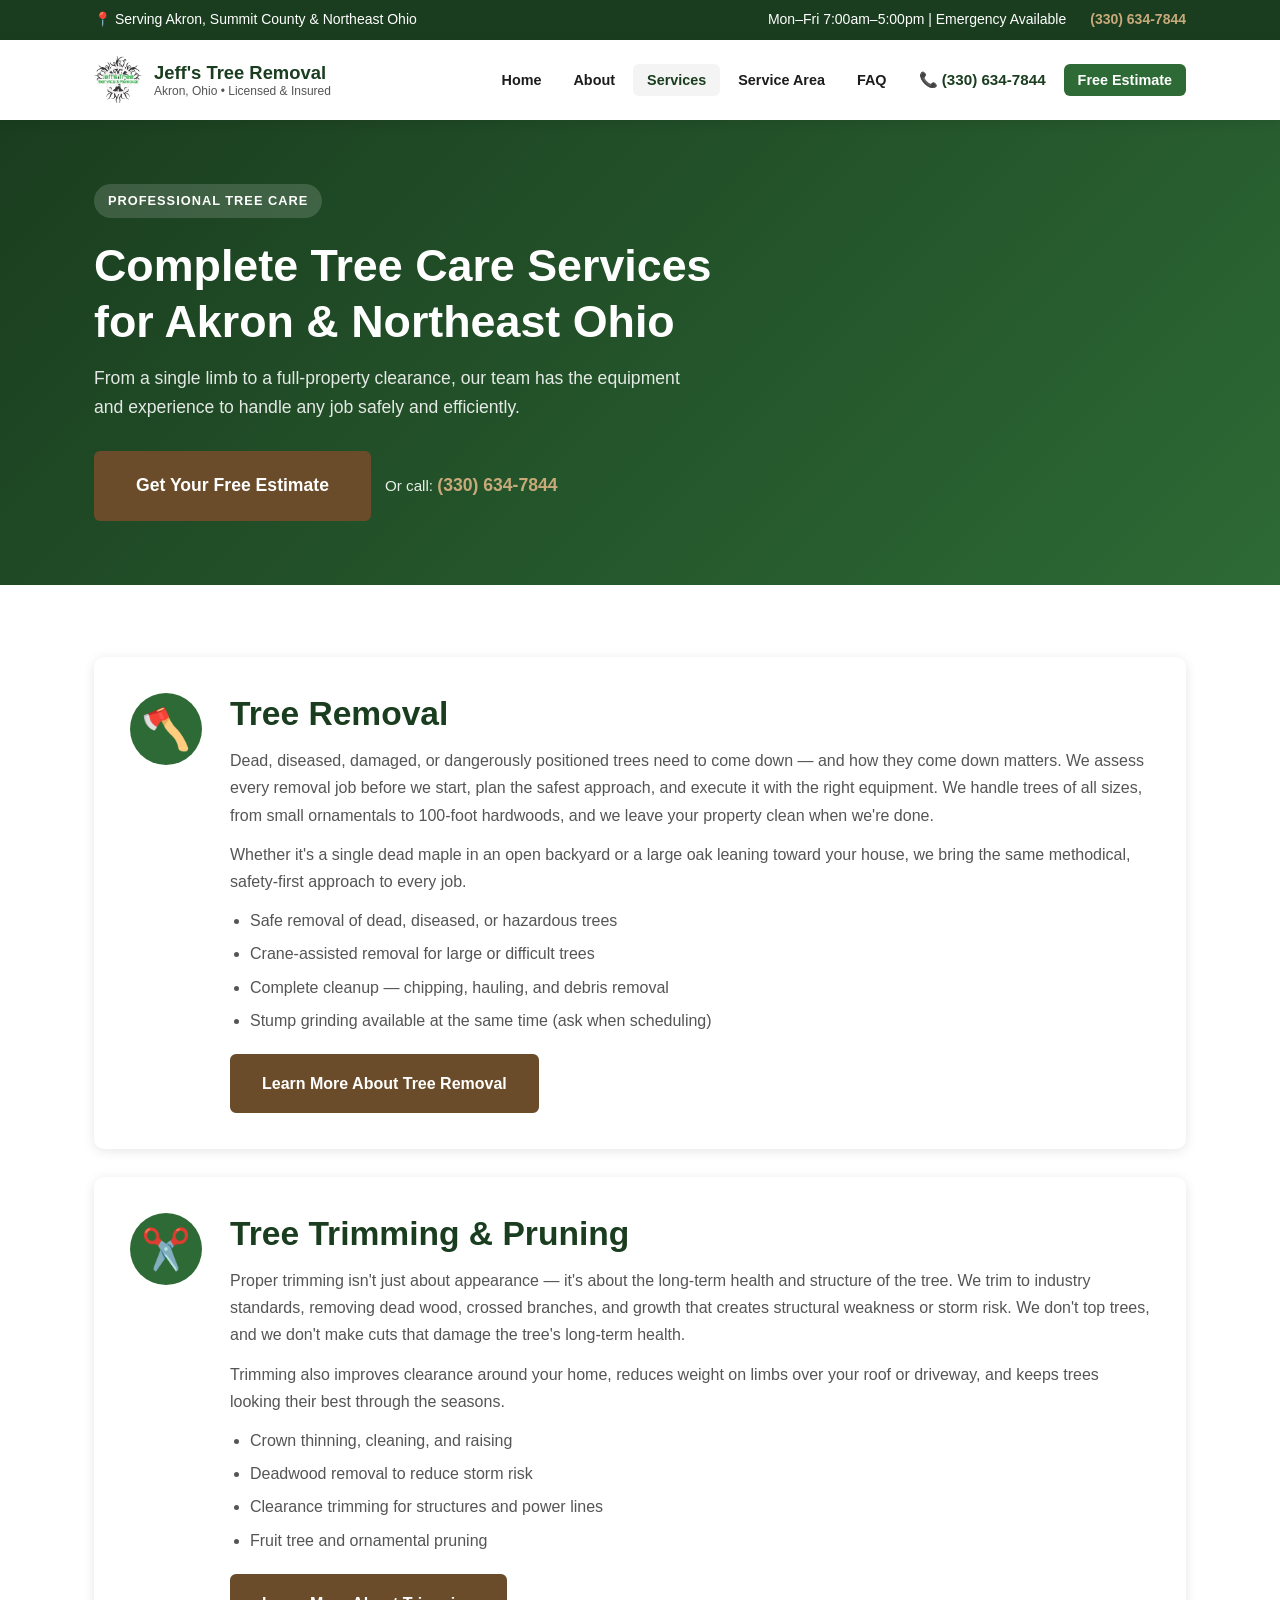
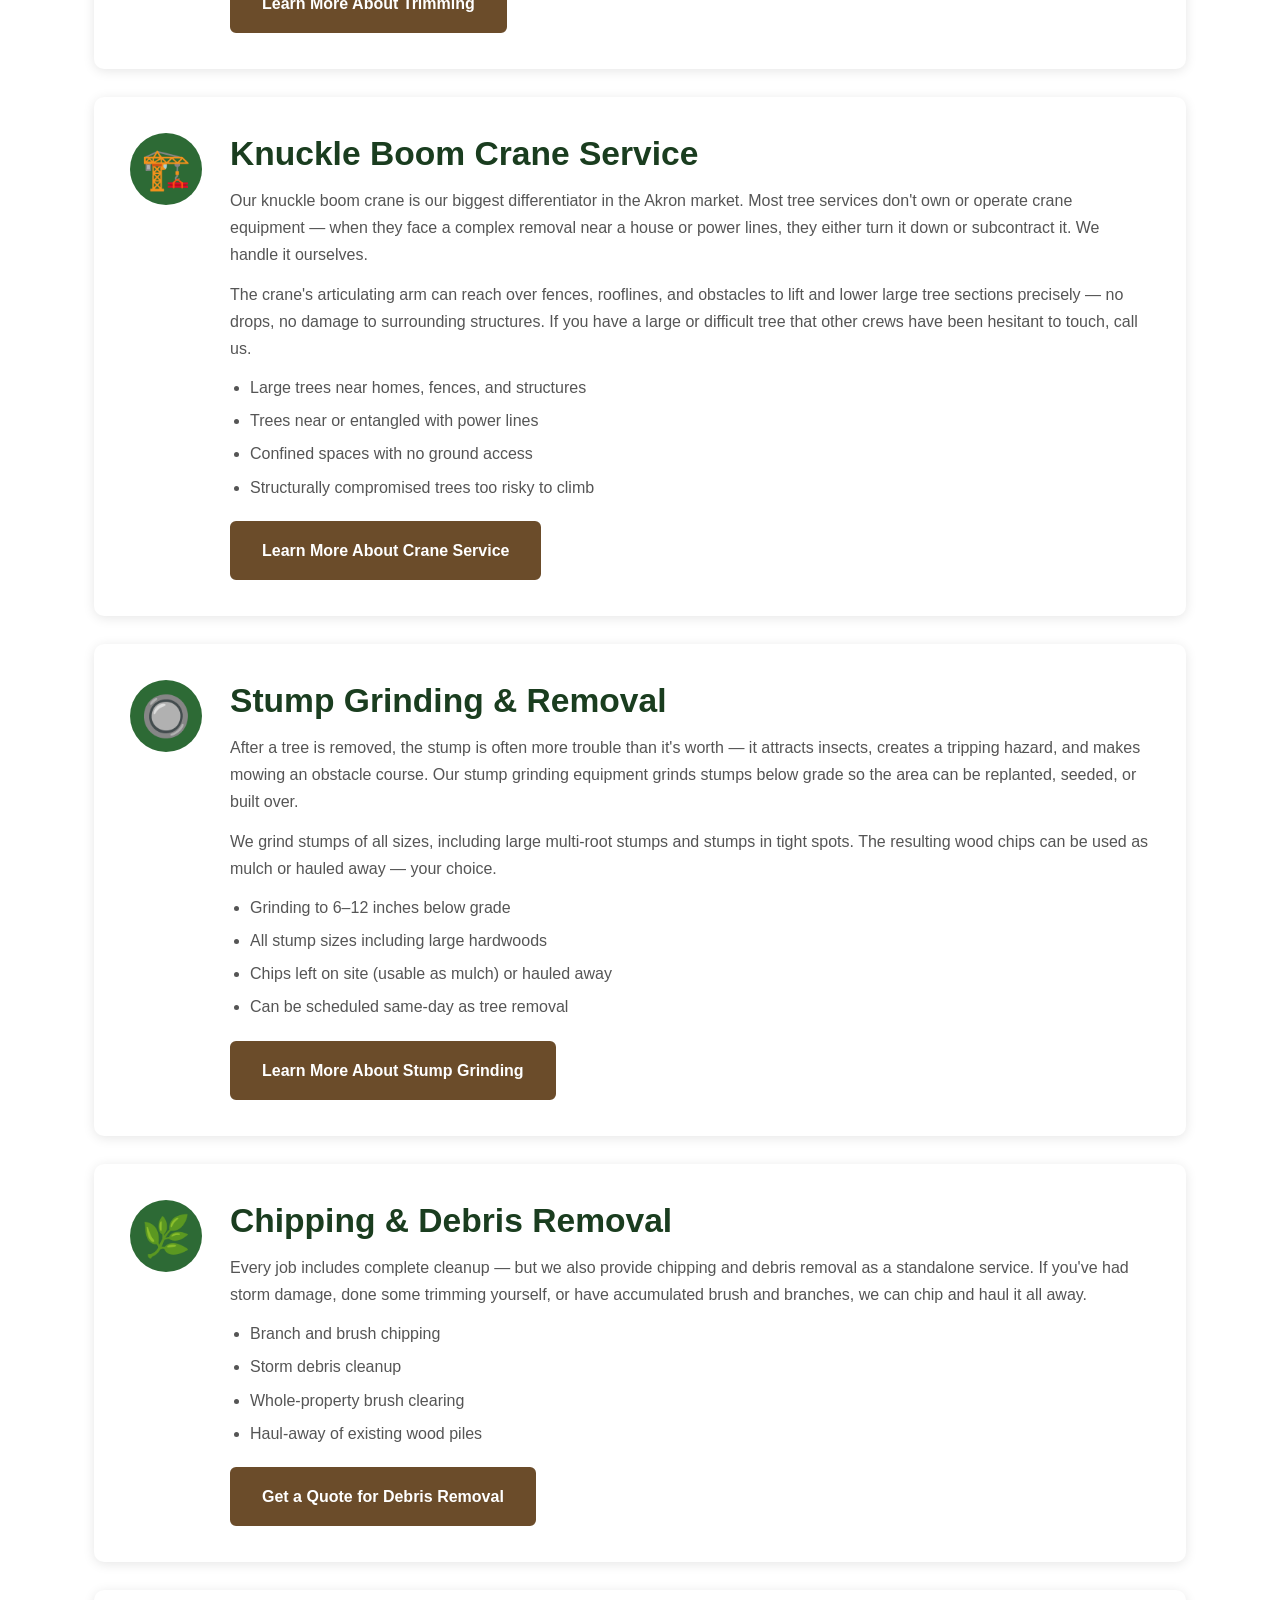
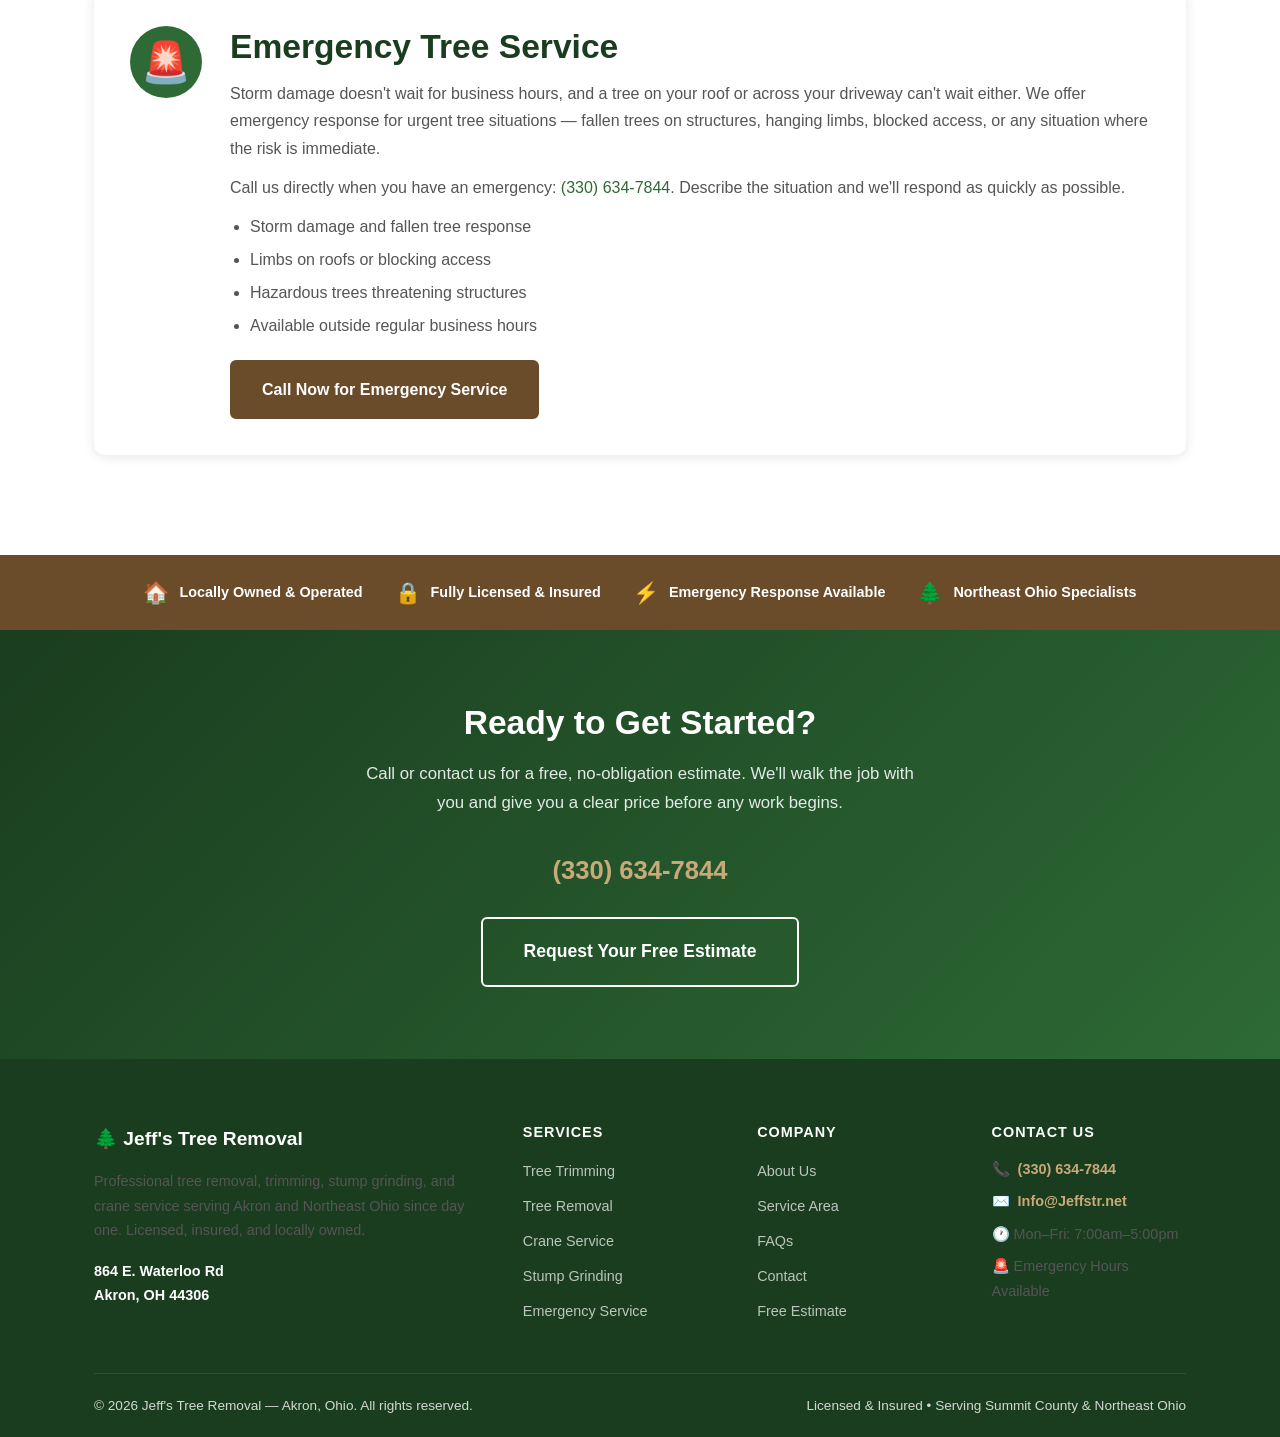
<file: services.html>
<!DOCTYPE html><html lang="en"><head>
  <meta charset="UTF-8">
  <meta name="viewport" content="width=device-width, initial-scale=1.0">
  <title>Tree Services in Akron, OH | Jeff's Tree Removal</title>
  <meta name="description" content="Complete tree care services in Akron and Northeast Ohio — tree trimming, removal, stump grinding, crane service, and emergency response. Free estimates.">
  <link rel="canonical" href="https://www.jeffstr.net/services">
  <meta property="og:type" content="website">
  <meta property="og:url" content="https://www.jeffstr.net/services">
  <meta property="og:title" content="Tree Services in Akron, OH | Jeff's Tree Removal">
  <meta property="og:description" content="Complete tree care services in Akron and Northeast Ohio — tree trimming, removal, stump grinding, crane service, and emergency response. Free estimates.">
  <meta property="og:site_name" content="Jeff's Tree Removal">
  <meta name="twitter:card" content="summary">
  <meta name="twitter:title" content="Tree Services in Akron, OH | Jeff's Tree Removal">
  <meta name="twitter:description" content="Complete tree care services in Akron and Northeast Ohio — tree trimming, removal, stump grinding, crane service, and emergency response. Free estimates.">
  <link rel="stylesheet" href="styles.css">

  <script type="application/ld+json">
  {
  "@context": "https://schema.org",
  "@type": "Service",
  "name": "Tree Care Services",
  "description": "Complete tree care services in Akron and Northeast Ohio.",
  "provider": {
    "@type": "LocalBusiness",
    "name": "Jeff's Tree Removal",
    "url": "https://www.jeffstr.net",
    "telephone": "(330) 634-7844",
    "address": {
      "@type": "PostalAddress",
      "streetAddress": "864 E. Waterloo Rd",
      "addressLocality": "Akron",
      "addressRegion": "OH",
      "postalCode": "44306",
      "addressCountry": "US"
    }
  },
  "areaServed": "Akron, OH and Northeast Ohio",
  "url": "https://www.jeffstr.net/services"
}
  </script></head>
<body>

  <!-- Top Bar -->
  <div class="topbar">
    <div class="container">
      <span>📍 Serving Akron, Summit County &amp; Northeast Ohio</span>
      <div class="topbar-items">
        <span>Mon–Fri 7:00am–5:00pm | Emergency Available</span>
        <a href="tel:3306347844">(330) 634-7844</a>
      </div>
    </div>
  </div>

  <!-- Header -->
  <header class="site-header">
    <div class="header-inner">
      <a href="index.html" class="site-logo">
        <div class="logo-icon"><img src="images/logo.png" alt="Jeff's Tree Removal" /></div>
        <div class="logo-text">
          <div class="logo-name">Jeff's Tree Removal</div>
          <div class="logo-tag">Akron, Ohio • Licensed &amp; Insured</div>
        </div>
      </a>
      <nav>
        <button class="menu-toggle" onclick="document.querySelector('nav ul').classList.toggle('open')">☰</button>
        <ul>
          <li><a href="index.html">Home</a></li>
          <li><a href="about.html">About</a></li>
          <li><a href="services.html" class="active">Services</a></li>
          <li><a href="service-area.html">Service Area</a></li>
          <li><a href="faq.html">FAQ</a></li>
          <li class="nav-phone"><a href="tel:3306347844">📞 (330) 634-7844</a></li><li><a href="contact.html" class="nav-cta">Free Estimate</a></li>
        </ul>
      </nav>
    </div>
  </header>

  <!-- Page Hero -->
  <section class="page-hero">
    <div class="container">
      <div class="page-hero-content">
        <div class="hero-badge">Professional Tree Care</div>
        <h1>Complete Tree Care Services for Akron &amp; Northeast Ohio</h1>
        <p>From a single limb to a full-property clearance, our team has the equipment and experience to handle any job safely and efficiently.</p>
        <div class="hero-actions">
          <a href="contact.html" class="btn btn-earth btn-lg">Get Your Free Estimate</a>
          <div class="hero-phone">Or call: <a href="tel:3306347844">(330) 634-7844</a></div>
        </div>
      </div>
    </div>
  </section>

  <!-- Services Detail -->
  <section class="section">
    <div class="container">

      <div class="service-detail-card">
        <div class="service-detail-icon">🪓</div>
        <div class="service-detail-body">
          <h2>Tree Removal</h2>
          <p>Dead, diseased, damaged, or dangerously positioned trees need to come down — and how they come down matters. We assess every removal job before we start, plan the safest approach, and execute it with the right equipment. We handle trees of all sizes, from small ornamentals to 100-foot hardwoods, and we leave your property clean when we're done.</p>
          <p>Whether it's a single dead maple in an open backyard or a large oak leaning toward your house, we bring the same methodical, safety-first approach to every job.</p>
          <ul>
            <li>Safe removal of dead, diseased, or hazardous trees</li>
            <li>Crane-assisted removal for large or difficult trees</li>
            <li>Complete cleanup — chipping, hauling, and debris removal</li>
            <li>Stump grinding available at the same time (ask when scheduling)</li>
          </ul>
          <a href="tree-removal.html" class="btn btn-earth">Learn More About Tree Removal</a>
        </div>
      </div>

      <div class="service-detail-card">
        <div class="service-detail-icon">✂️</div>
        <div class="service-detail-body">
          <h2>Tree Trimming &amp; Pruning</h2>
          <p>Proper trimming isn't just about appearance — it's about the long-term health and structure of the tree. We trim to industry standards, removing dead wood, crossed branches, and growth that creates structural weakness or storm risk. We don't top trees, and we don't make cuts that damage the tree's long-term health.</p>
          <p>Trimming also improves clearance around your home, reduces weight on limbs over your roof or driveway, and keeps trees looking their best through the seasons.</p>
          <ul>
            <li>Crown thinning, cleaning, and raising</li>
            <li>Deadwood removal to reduce storm risk</li>
            <li>Clearance trimming for structures and power lines</li>
            <li>Fruit tree and ornamental pruning</li>
          </ul>
          <a href="tree-trimming.html" class="btn btn-earth">Learn More About Trimming</a>
        </div>
      </div>

      <div class="service-detail-card">
        <div class="service-detail-icon">🏗️</div>
        <div class="service-detail-body">
          <h2>Knuckle Boom Crane Service</h2>
          <p>Our knuckle boom crane is our biggest differentiator in the Akron market. Most tree services don't own or operate crane equipment — when they face a complex removal near a house or power lines, they either turn it down or subcontract it. We handle it ourselves.</p>
          <p>The crane's articulating arm can reach over fences, rooflines, and obstacles to lift and lower large tree sections precisely — no drops, no damage to surrounding structures. If you have a large or difficult tree that other crews have been hesitant to touch, call us.</p>
          <ul>
            <li>Large trees near homes, fences, and structures</li>
            <li>Trees near or entangled with power lines</li>
            <li>Confined spaces with no ground access</li>
            <li>Structurally compromised trees too risky to climb</li>
          </ul>
          <a href="crane-service.html" class="btn btn-earth">Learn More About Crane Service</a>
        </div>
      </div>

      <div class="service-detail-card">
        <div class="service-detail-icon">🔘</div>
        <div class="service-detail-body">
          <h2>Stump Grinding &amp; Removal</h2>
          <p>After a tree is removed, the stump is often more trouble than it's worth — it attracts insects, creates a tripping hazard, and makes mowing an obstacle course. Our stump grinding equipment grinds stumps below grade so the area can be replanted, seeded, or built over.</p>
          <p>We grind stumps of all sizes, including large multi-root stumps and stumps in tight spots. The resulting wood chips can be used as mulch or hauled away — your choice.</p>
          <ul>
            <li>Grinding to 6–12 inches below grade</li>
            <li>All stump sizes including large hardwoods</li>
            <li>Chips left on site (usable as mulch) or hauled away</li>
            <li>Can be scheduled same-day as tree removal</li>
          </ul>
          <a href="stump-grinding.html" class="btn btn-earth">Learn More About Stump Grinding</a>
        </div>
      </div>

      <div class="service-detail-card">
        <div class="service-detail-icon">🌿</div>
        <div class="service-detail-body">
          <h2>Chipping &amp; Debris Removal</h2>
          <p>Every job includes complete cleanup — but we also provide chipping and debris removal as a standalone service. If you've had storm damage, done some trimming yourself, or have accumulated brush and branches, we can chip and haul it all away.</p>
          <ul>
            <li>Branch and brush chipping</li>
            <li>Storm debris cleanup</li>
            <li>Whole-property brush clearing</li>
            <li>Haul-away of existing wood piles</li>
          </ul>
          <a href="contact.html" class="btn btn-earth">Get a Quote for Debris Removal</a>
        </div>
      </div>

      <div class="service-detail-card">
        <div class="service-detail-icon">🚨</div>
        <div class="service-detail-body">
          <h2>Emergency Tree Service</h2>
          <p>Storm damage doesn't wait for business hours, and a tree on your roof or across your driveway can't wait either. We offer emergency response for urgent tree situations — fallen trees on structures, hanging limbs, blocked access, or any situation where the risk is immediate.</p>
          <p>Call us directly when you have an emergency: <a href="tel:3306347844">(330) 634-7844</a>. Describe the situation and we'll respond as quickly as possible.</p>
          <ul>
            <li>Storm damage and fallen tree response</li>
            <li>Limbs on roofs or blocking access</li>
            <li>Hazardous trees threatening structures</li>
            <li>Available outside regular business hours</li>
          </ul>
          <a href="tel:3306347844" class="btn btn-earth">Call Now for Emergency Service</a>
        </div>
      </div>

    </div>
  </section>

  <!-- Trust Bar -->
  <div class="trust-bar">
    <div class="container">
      <div class="trust-item"><span class="icon">🏠</span> Locally Owned &amp; Operated</div>
      <div class="trust-item"><span class="icon">🔒</span> Fully Licensed &amp; Insured</div>
      <div class="trust-item"><span class="icon">⚡</span> Emergency Response Available</div>
      <div class="trust-item"><span class="icon">🌲</span> Northeast Ohio Specialists</div>
    </div>
  </div>

  <!-- CTA -->
  <section class="cta-section">
    <div class="container">
      <h2>Ready to Get Started?</h2>
      <p>Call or contact us for a free, no-obligation estimate. We'll walk the job with you and give you a clear price before any work begins.</p>
      <span class="cta-phone"><a href="tel:3306347844">(330) 634-7844</a></span>
      <a href="contact.html" class="btn btn-secondary btn-lg">Request Your Free Estimate</a>
    </div>
  </section>

  <!-- Footer -->
  <footer class="site-footer">
    <div class="footer-main">
      <div class="container">
        <div class="footer-grid">
          <div class="footer-brand">
            <div class="logo-name">🌲 Jeff's Tree Removal</div>
            <p>Professional tree removal, trimming, stump grinding, and crane service serving Akron and Northeast Ohio since day one. Licensed, insured, and locally owned.</p>
            <p style="margin-top:12px"><strong style="color:white">864 E. Waterloo Rd<br>Akron, OH 44306</strong></p>
          </div>
          <div class="footer-col">
            <h4>Services</h4>
            <ul>
              <li><a href="tree-trimming.html">Tree Trimming</a></li>
              <li><a href="tree-removal.html">Tree Removal</a></li>
              <li><a href="crane-service.html">Crane Service</a></li>
              <li><a href="stump-grinding.html">Stump Grinding</a></li>
              <li><a href="contact.html">Emergency Service</a></li>
            </ul>
          </div>
          <div class="footer-col">
            <h4>Company</h4>
            <ul>
              <li><a href="about.html">About Us</a></li>
              <li><a href="service-area.html">Service Area</a></li>
              <li><a href="faq.html">FAQs</a></li>
              <li><a href="contact.html">Contact</a></li>
              <li><a href="contact.html">Free Estimate</a></li>
            </ul>
          </div>
          <div class="footer-col footer-contact">
            <h4>Contact Us</h4>
            <p>📞 <a href="tel:3306347844">(330) 634-7844</a></p>
            <p>✉️ <a href="mailto:Info@Jeffstr.net">Info@Jeffstr.net</a></p>
            <p>🕐 Mon–Fri: 7:00am–5:00pm</p>
            <p>🚨 Emergency Hours Available</p>
          </div>
        </div>
      </div>
    </div>
    <div class="container">
      <div class="footer-bottom">
        <span>© 2026 Jeff's Tree Removal — Akron, Ohio. All rights reserved.</span>
        <span>Licensed &amp; Insured • Serving Summit County &amp; Northeast Ohio</span>
      </div>
    </div>
  </footer>



</body></html>
</file>
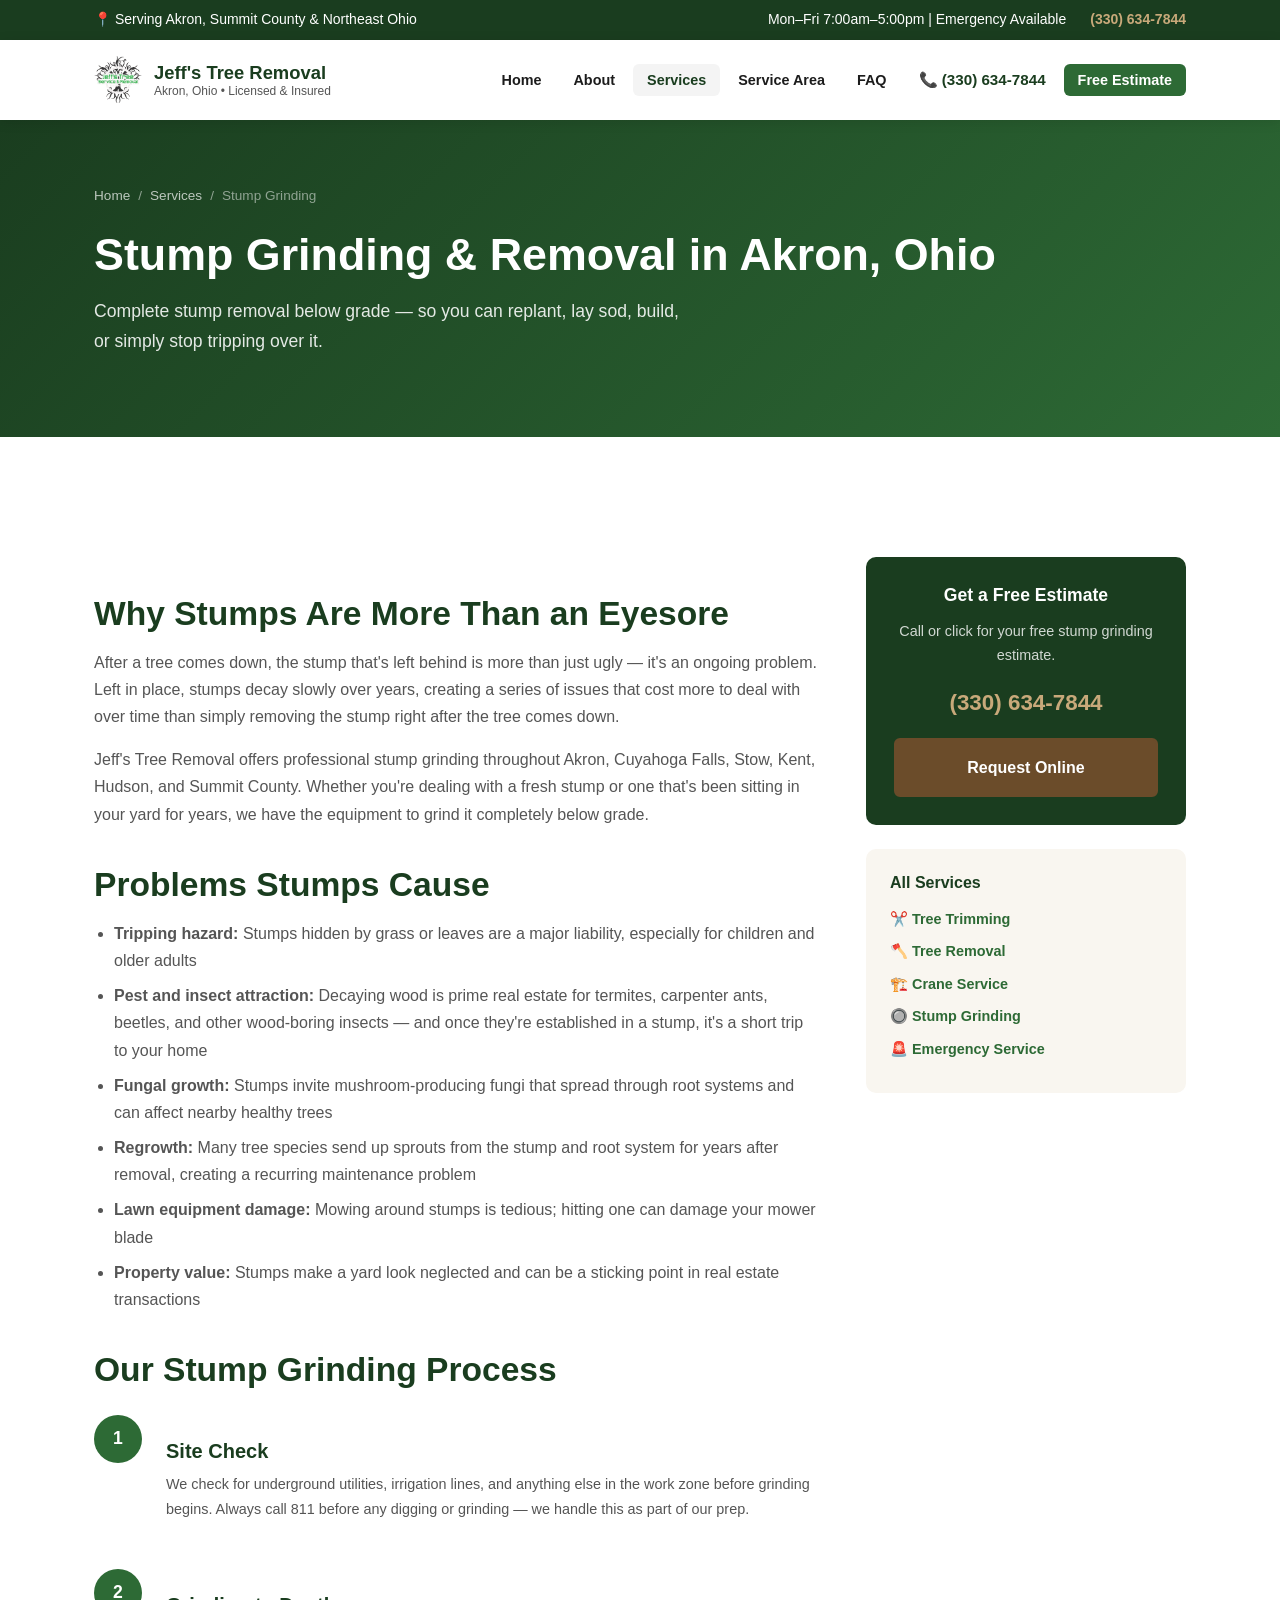
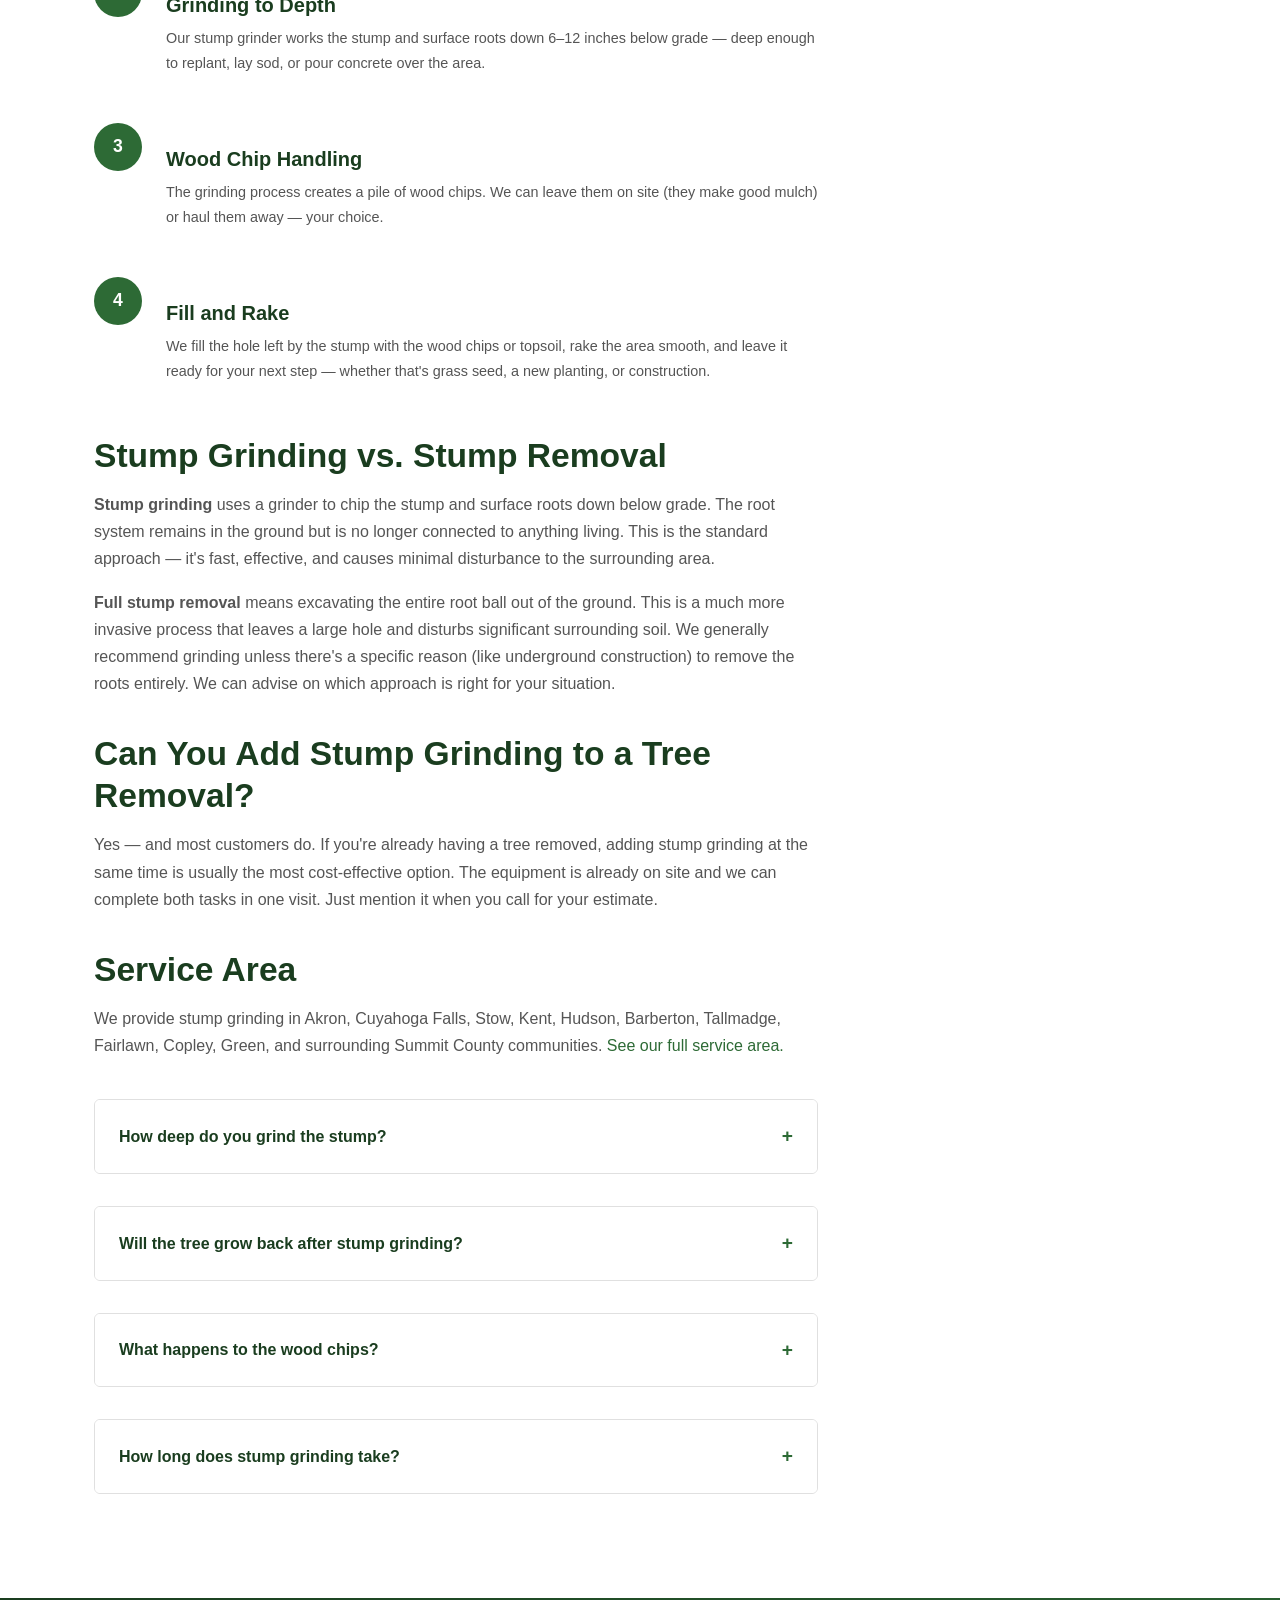
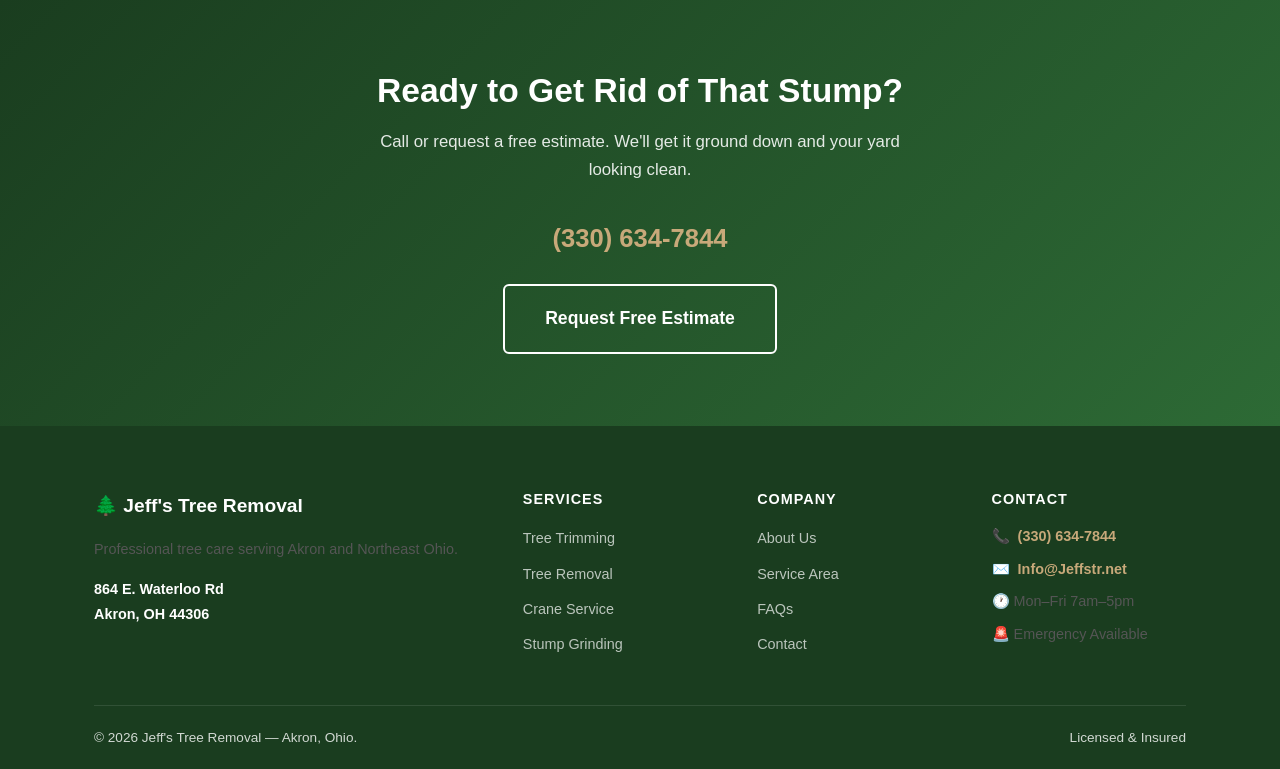
<file: stump-grinding.html>
<!DOCTYPE html><html lang="en"><head>
  <meta charset="UTF-8">
  <meta name="viewport" content="width=device-width, initial-scale=1.0">
  <title>Stump Grinding in Akron, OH | Jeff's Tree Removal</title>
  <meta name="description" content="Professional stump grinding and removal in Akron and Northeast Ohio. Stumps ground below grade so you can replant, mow, or build. Free estimates.">
  <link rel="canonical" href="https://www.jeffstr.net/stump-grinding">
  <meta property="og:type" content="article">
  <meta property="og:url" content="https://www.jeffstr.net/stump-grinding">
  <meta property="og:title" content="Stump Grinding in Akron, OH | Jeff's Tree Removal">
  <meta property="og:description" content="Professional stump grinding and removal in Akron and Northeast Ohio. Stumps ground below grade so you can replant, mow, or build. Free estimates.">
  <meta property="og:site_name" content="Jeff's Tree Removal">
  <meta name="twitter:card" content="summary">
  <meta name="twitter:title" content="Stump Grinding in Akron, OH | Jeff's Tree Removal">
  <meta name="twitter:description" content="Professional stump grinding and removal in Akron and Northeast Ohio. Stumps ground below grade so you can replant, mow, or build. Free estimates.">
  <link rel="stylesheet" href="styles.css">

  <script type="application/ld+json">
  {
  "@context": "https://schema.org",
  "@type": "Service",
  "name": "Stump Grinding & Removal",
  "description": "Professional stump grinding in Akron and Northeast Ohio.",
  "provider": {
    "@type": "LocalBusiness",
    "name": "Jeff's Tree Removal",
    "url": "https://www.jeffstr.net",
    "telephone": "(330) 634-7844",
    "address": {
      "@type": "PostalAddress",
      "streetAddress": "864 E. Waterloo Rd",
      "addressLocality": "Akron",
      "addressRegion": "OH",
      "postalCode": "44306",
      "addressCountry": "US"
    }
  },
  "areaServed": "Akron, OH and Northeast Ohio",
  "url": "https://www.jeffstr.net/stump-grinding"
}
  </script></head>
<body>
  <div class="topbar"><div class="container"><span>📍 Serving Akron, Summit County &amp; Northeast Ohio</span><div class="topbar-items"><span>Mon–Fri 7:00am–5:00pm | Emergency Available</span><a href="tel:3306347844">(330) 634-7844</a></div></div></div>
  <header class="site-header"><div class="header-inner"><a href="index.html" class="site-logo"><div class="logo-icon"><img src="images/logo.png" alt="Jeff's Tree Removal" /></div><div class="logo-text"><div class="logo-name">Jeff's Tree Removal</div><div class="logo-tag">Akron, Ohio • Licensed &amp; Insured</div></div></a><nav><button class="menu-toggle" onclick="document.querySelector('nav ul').classList.toggle('open')">☰</button><ul><li><a href="index.html">Home</a></li><li><a href="about.html">About</a></li><li><a href="services.html" class="active">Services</a></li><li><a href="service-area.html">Service Area</a></li><li><a href="faq.html">FAQ</a></li><li class="nav-phone"><a href="tel:3306347844">📞 (330) 634-7844</a></li><li><a href="contact.html" class="nav-cta">Free Estimate</a></li></ul></nav></div></header>

  <section class="page-hero">
    <div class="container">
      <div class="breadcrumb"><a href="index.html">Home</a><span>/</span><a href="services.html">Services</a><span>/</span><span>Stump Grinding</span></div>
      <h1>Stump Grinding &amp; Removal in Akron, Ohio</h1>
      <p>Complete stump removal below grade — so you can replant, lay sod, build, or simply stop tripping over it.</p>
    </div>
  </section>

  <section class="section">
    <div class="container">
      <div class="content-layout">
        <div class="content-body">
          <h2>Why Stumps Are More Than an Eyesore</h2>
          <p>After a tree comes down, the stump that's left behind is more than just ugly — it's an ongoing problem. Left in place, stumps decay slowly over years, creating a series of issues that cost more to deal with over time than simply removing the stump right after the tree comes down.</p>
          <p>Jeff's Tree Removal offers professional stump grinding throughout Akron, Cuyahoga Falls, Stow, Kent, Hudson, and Summit County. Whether you're dealing with a fresh stump or one that's been sitting in your yard for years, we have the equipment to grind it completely below grade.</p>

          <h2>Problems Stumps Cause</h2>
          <ul>
            <li><strong>Tripping hazard:</strong> Stumps hidden by grass or leaves are a major liability, especially for children and older adults</li>
            <li><strong>Pest and insect attraction:</strong> Decaying wood is prime real estate for termites, carpenter ants, beetles, and other wood-boring insects — and once they're established in a stump, it's a short trip to your home</li>
            <li><strong>Fungal growth:</strong> Stumps invite mushroom-producing fungi that spread through root systems and can affect nearby healthy trees</li>
            <li><strong>Regrowth:</strong> Many tree species send up sprouts from the stump and root system for years after removal, creating a recurring maintenance problem</li>
            <li><strong>Lawn equipment damage:</strong> Mowing around stumps is tedious; hitting one can damage your mower blade</li>
            <li><strong>Property value:</strong> Stumps make a yard look neglected and can be a sticking point in real estate transactions</li>
          </ul>

          <h2>Our Stump Grinding Process</h2>
          <div class="process-steps">
            <div class="step"><div class="step-num">1</div><div class="step-body"><h3>Site Check</h3><p>We check for underground utilities, irrigation lines, and anything else in the work zone before grinding begins. Always call 811 before any digging or grinding — we handle this as part of our prep.</p></div></div>
            <div class="step"><div class="step-num">2</div><div class="step-body"><h3>Grinding to Depth</h3><p>Our stump grinder works the stump and surface roots down 6–12 inches below grade — deep enough to replant, lay sod, or pour concrete over the area.</p></div></div>
            <div class="step"><div class="step-num">3</div><div class="step-body"><h3>Wood Chip Handling</h3><p>The grinding process creates a pile of wood chips. We can leave them on site (they make good mulch) or haul them away — your choice.</p></div></div>
            <div class="step"><div class="step-num">4</div><div class="step-body"><h3>Fill and Rake</h3><p>We fill the hole left by the stump with the wood chips or topsoil, rake the area smooth, and leave it ready for your next step — whether that's grass seed, a new planting, or construction.</p></div></div>
          </div>

          <h2>Stump Grinding vs. Stump Removal</h2>
          <p><strong>Stump grinding</strong> uses a grinder to chip the stump and surface roots down below grade. The root system remains in the ground but is no longer connected to anything living. This is the standard approach — it's fast, effective, and causes minimal disturbance to the surrounding area.</p>
          <p><strong>Full stump removal</strong> means excavating the entire root ball out of the ground. This is a much more invasive process that leaves a large hole and disturbs significant surrounding soil. We generally recommend grinding unless there's a specific reason (like underground construction) to remove the roots entirely. We can advise on which approach is right for your situation.</p>

          <h2>Can You Add Stump Grinding to a Tree Removal?</h2>
          <p>Yes — and most customers do. If you're already having a tree removed, adding stump grinding at the same time is usually the most cost-effective option. The equipment is already on site and we can complete both tasks in one visit. Just mention it when you call for your estimate.</p>

          <h2>Service Area</h2>
          <p>We provide stump grinding in Akron, Cuyahoga Falls, Stow, Kent, Hudson, Barberton, Tallmadge, Fairlawn, Copley, Green, and surrounding Summit County communities. <a href="service-area.html">See our full service area.</a></p>

          <div class="faq-list">
            <div class="faq-item"><div class="faq-question" onclick="toggleFaq(this)">How deep do you grind the stump? <span class="faq-toggle">+</span></div><div class="faq-answer"><p>Standard grinding goes 6–12 inches below grade, which is sufficient for replanting, laying sod, or most construction. If you need greater depth for a specific project, let us know and we'll adjust accordingly.</p></div></div>
            <div class="faq-item"><div class="faq-question" onclick="toggleFaq(this)">Will the tree grow back after stump grinding? <span class="faq-toggle">+</span></div><div class="faq-answer"><p>Grinding destroys the stump and cuts off nutrients to the root system. Most trees will not regenerate after the stump is ground. Some species (like silver maple or tree of heaven) can send up new shoots from remaining roots, but this is manageable and the grinding itself significantly reduces regrowth compared to leaving the stump intact.</p></div></div>
            <div class="faq-item"><div class="faq-question" onclick="toggleFaq(this)">What happens to the wood chips? <span class="faq-toggle">+</span></div><div class="faq-answer"><p>You have the choice. We can leave the chips on site — they're great as mulch around garden beds. Or we can haul them away as part of a complete cleanup. Just let us know your preference when we book the job.</p></div></div>
            <div class="faq-item"><div class="faq-question" onclick="toggleFaq(this)">How long does stump grinding take? <span class="faq-toggle">+</span></div><div class="faq-answer"><p>Most residential stumps take 30 minutes to 2 hours to grind, depending on size and wood hardness. Multiple stumps can be done in a single visit, which is usually the most efficient approach.</p></div></div>
          </div>
        </div>
        <aside class="content-sidebar">
          <div class="sidebar-cta"><h3>Get a Free Estimate</h3><p style="color:rgba(255,255,255,0.8);font-size:0.9rem">Call or click for your free stump grinding estimate.</p><a href="tel:3306347844" class="phone">(330) 634-7844</a><a href="contact.html" class="btn btn-earth" style="width:100%;display:block;text-align:center">Request Online</a></div>
          <div class="sidebar-services"><h4>All Services</h4><ul><li><a href="tree-trimming.html">✂️ Tree Trimming</a></li><li><a href="tree-removal.html">🪓 Tree Removal</a></li><li><a href="crane-service.html">🏗️ Crane Service</a></li><li><a href="stump-grinding.html">🔘 Stump Grinding</a></li><li><a href="contact.html">🚨 Emergency Service</a></li></ul></div>
        </aside>
      </div>
    </div>
  </section>

  <section class="cta-section"><div class="container"><h2>Ready to Get Rid of That Stump?</h2><p>Call or request a free estimate. We'll get it ground down and your yard looking clean.</p><span class="cta-phone"><a href="tel:3306347844">(330) 634-7844</a></span><a href="contact.html" class="btn btn-secondary btn-lg">Request Free Estimate</a></div></section>

  <footer class="site-footer"><div class="footer-main"><div class="container"><div class="footer-grid"><div class="footer-brand"><div class="logo-name">🌲 Jeff's Tree Removal</div><p>Professional tree care serving Akron and Northeast Ohio.</p><p style="margin-top:12px"><strong style="color:white">864 E. Waterloo Rd<br>Akron, OH 44306</strong></p></div><div class="footer-col"><h4>Services</h4><ul><li><a href="tree-trimming.html">Tree Trimming</a></li><li><a href="tree-removal.html">Tree Removal</a></li><li><a href="crane-service.html">Crane Service</a></li><li><a href="stump-grinding.html">Stump Grinding</a></li></ul></div><div class="footer-col"><h4>Company</h4><ul><li><a href="about.html">About Us</a></li><li><a href="service-area.html">Service Area</a></li><li><a href="faq.html">FAQs</a></li><li><a href="contact.html">Contact</a></li></ul></div><div class="footer-col footer-contact"><h4>Contact</h4><p>📞 <a href="tel:3306347844">(330) 634-7844</a></p><p>✉️ <a href="mailto:Info@Jeffstr.net">Info@Jeffstr.net</a></p><p>🕐 Mon–Fri 7am–5pm</p><p>🚨 Emergency Available</p></div></div></div></div><div class="container"><div class="footer-bottom"><span>© 2026 Jeff's Tree Removal — Akron, Ohio.</span><span>Licensed &amp; Insured</span></div></div></footer>
  <script>function toggleFaq(el){const item=el.parentElement;const answer=item.querySelector('.faq-answer');item.classList.toggle('open');answer.classList.toggle('open');}</script>


</body></html>
</file>
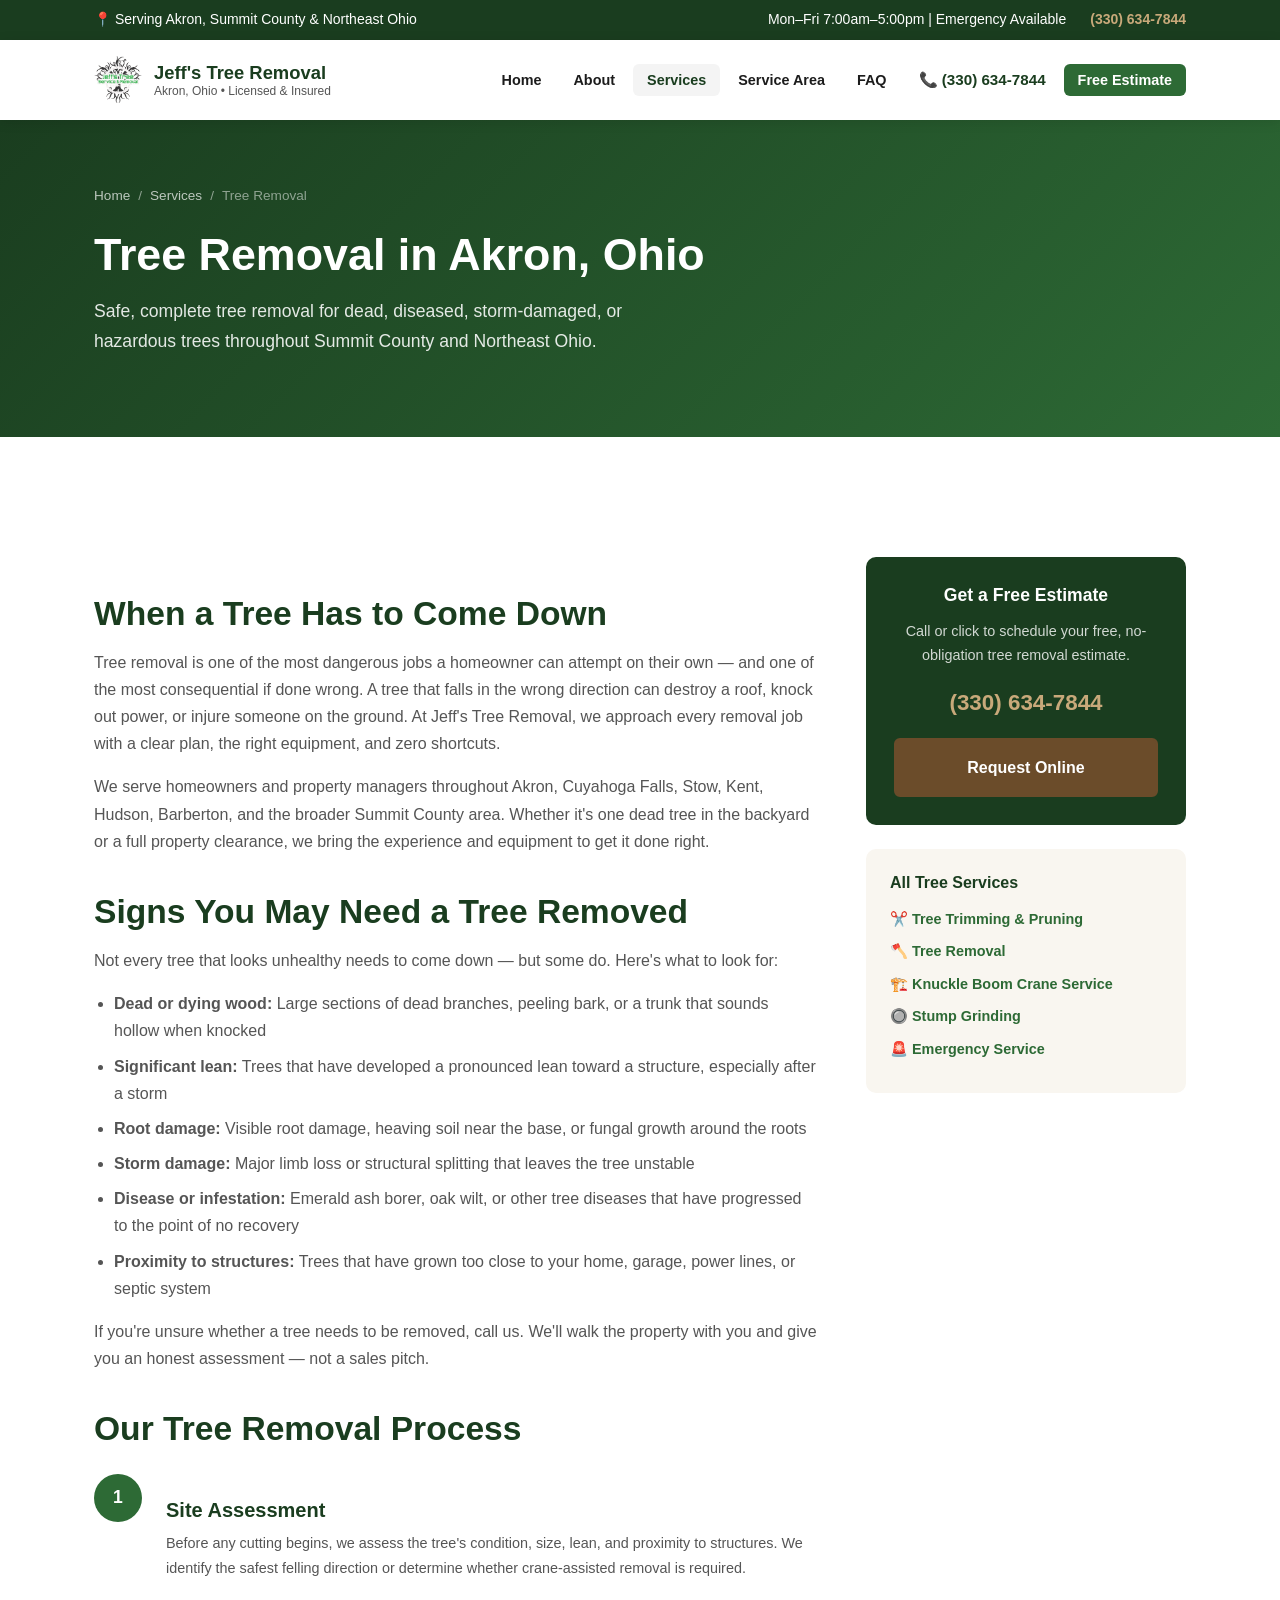
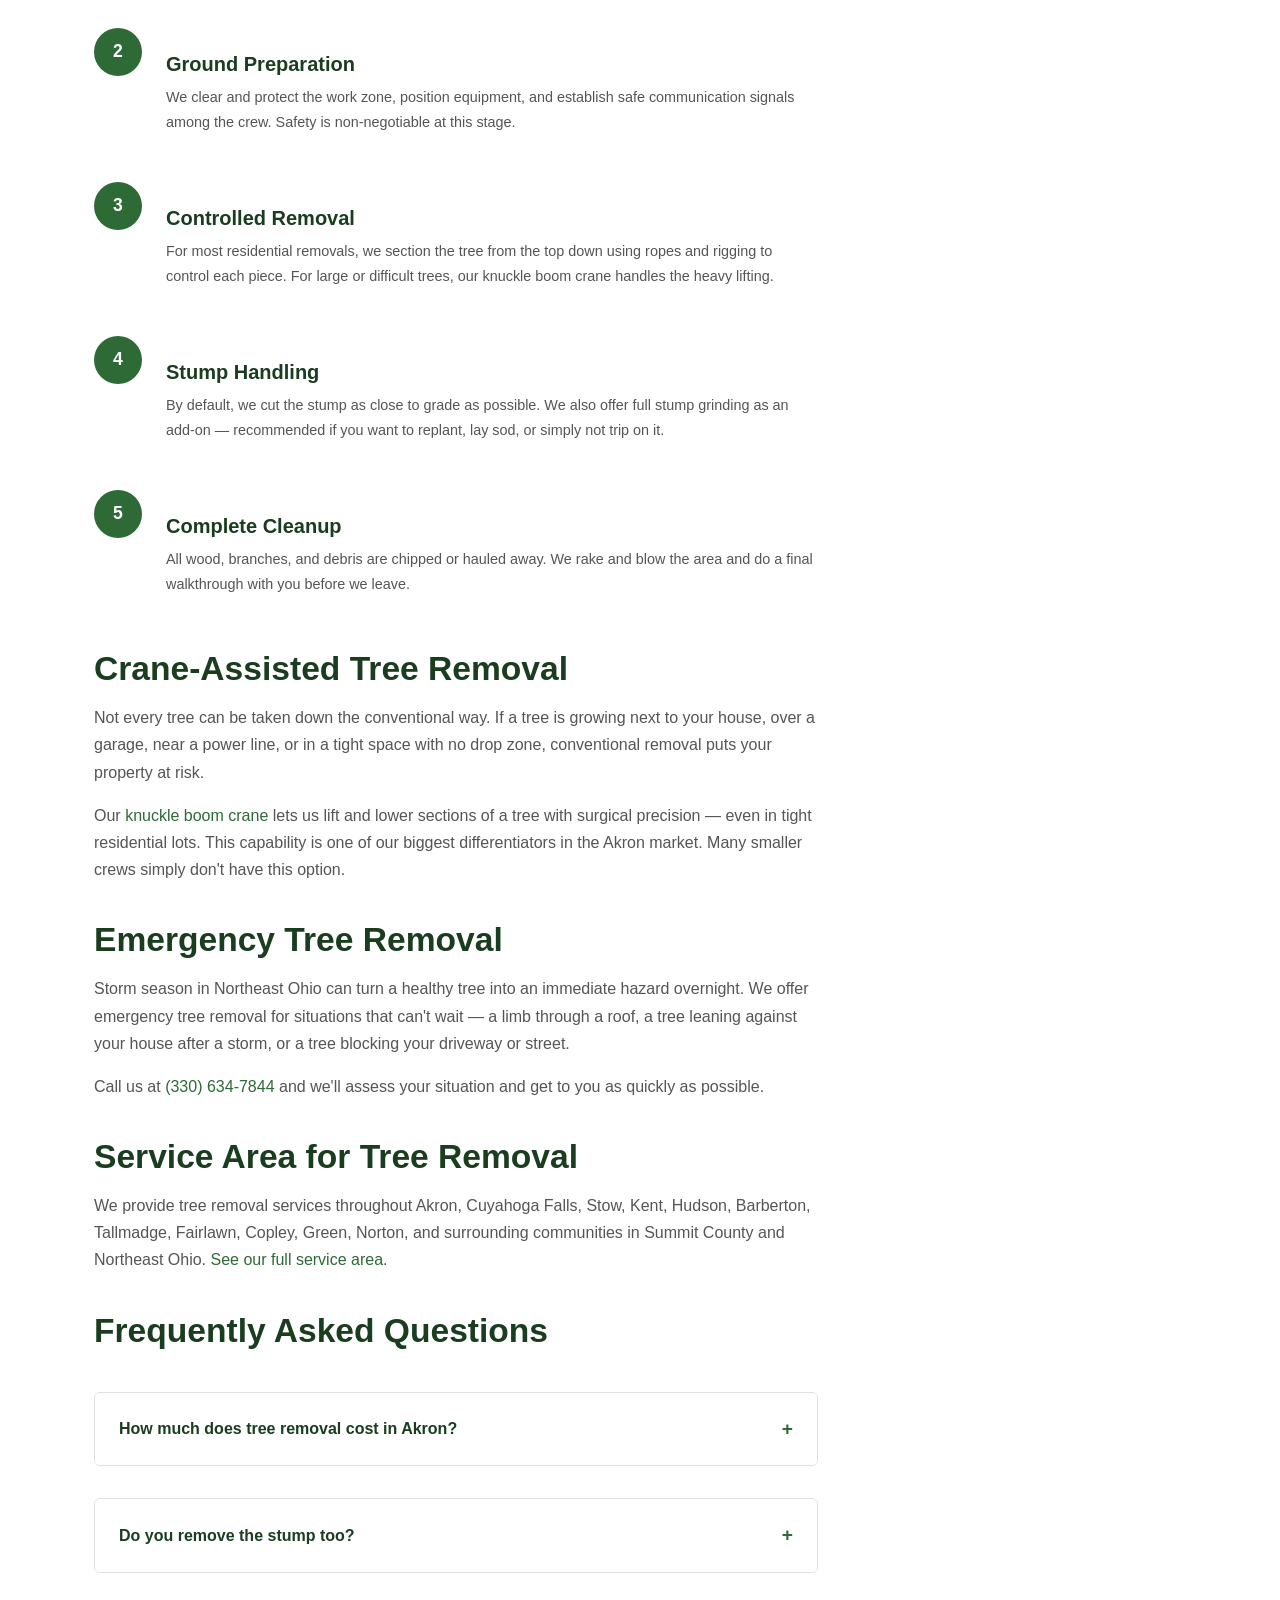
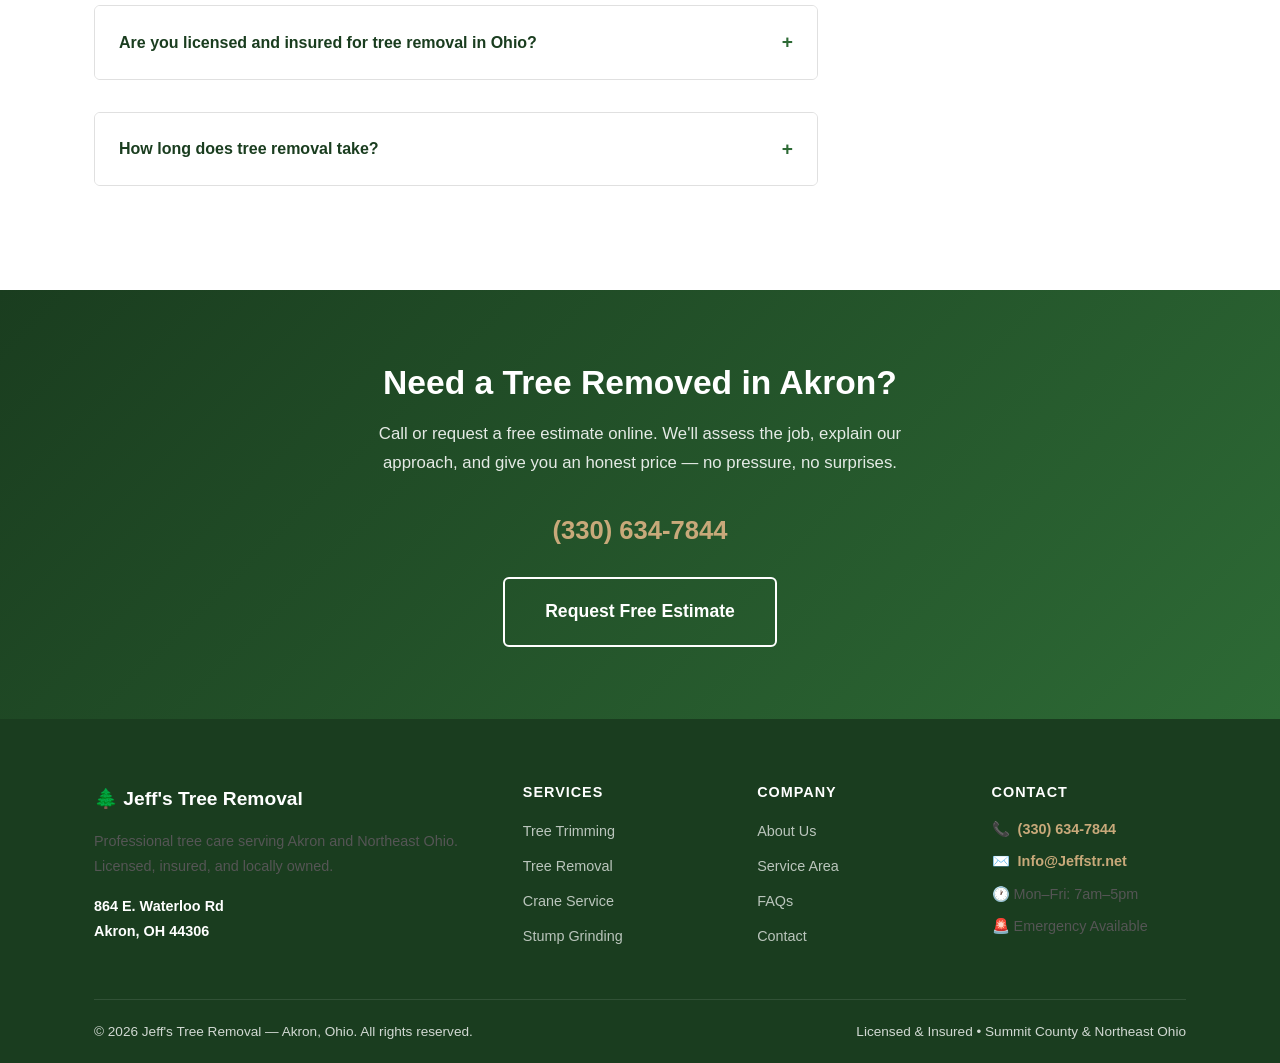
<file: tree-removal.html>
<!DOCTYPE html><html lang="en"><head>
  <meta charset="UTF-8">
  <meta name="viewport" content="width=device-width, initial-scale=1.0">
  <title>Tree Removal in Akron, OH | Jeff's Tree Removal</title>
  <meta name="description" content="Safe, professional tree removal in Akron and Northeast Ohio. Dead, diseased, or hazardous trees removed completely. Licensed &amp; insured. Free estimates.">
  <link rel="canonical" href="https://www.jeffstr.net/tree-removal">
  <meta property="og:type" content="article">
  <meta property="og:url" content="https://www.jeffstr.net/tree-removal">
  <meta property="og:title" content="Tree Removal in Akron, OH | Jeff's Tree Removal">
  <meta property="og:description" content="Safe, professional tree removal in Akron and Northeast Ohio. Dead, diseased, or hazardous trees removed completely. Licensed &amp; insured. Free estimates.">
  <meta property="og:site_name" content="Jeff's Tree Removal">
  <meta name="twitter:card" content="summary">
  <meta name="twitter:title" content="Tree Removal in Akron, OH | Jeff's Tree Removal">
  <meta name="twitter:description" content="Safe, professional tree removal in Akron and Northeast Ohio. Dead, diseased, or hazardous trees removed completely. Licensed &amp; insured. Free estimates.">
  <link rel="stylesheet" href="styles.css">

  <script type="application/ld+json">
  {
  "@context": "https://schema.org",
  "@type": "Service",
  "name": "Tree Removal",
  "description": "Safe, professional tree removal in Akron and Northeast Ohio.",
  "provider": {
    "@type": "LocalBusiness",
    "name": "Jeff's Tree Removal",
    "url": "https://www.jeffstr.net",
    "telephone": "(330) 634-7844",
    "address": {
      "@type": "PostalAddress",
      "streetAddress": "864 E. Waterloo Rd",
      "addressLocality": "Akron",
      "addressRegion": "OH",
      "postalCode": "44306",
      "addressCountry": "US"
    }
  },
  "areaServed": "Akron, OH and Northeast Ohio",
  "url": "https://www.jeffstr.net/tree-removal"
}
  </script></head>
<body>

  <div class="topbar">
    <div class="container">
      <span>📍 Serving Akron, Summit County &amp; Northeast Ohio</span>
      <div class="topbar-items">
        <span>Mon–Fri 7:00am–5:00pm | Emergency Available</span>
        <a href="tel:3306347844">(330) 634-7844</a>
      </div>
    </div>
  </div>
  <header class="site-header">
    <div class="header-inner">
      <a href="index.html" class="site-logo">
        <div class="logo-icon"><img src="images/logo.png" alt="Jeff's Tree Removal" /></div>
        <div class="logo-text">
          <div class="logo-name">Jeff's Tree Removal</div>
          <div class="logo-tag">Akron, Ohio • Licensed &amp; Insured</div>
        </div>
      </a>
      <nav>
        <button class="menu-toggle" onclick="document.querySelector('nav ul').classList.toggle('open')">☰</button>
        <ul>
          <li><a href="index.html">Home</a></li>
          <li><a href="about.html">About</a></li>
          <li><a href="services.html" class="active">Services</a></li>
          <li><a href="service-area.html">Service Area</a></li>
          <li><a href="faq.html">FAQ</a></li>
          <li class="nav-phone"><a href="tel:3306347844">📞 (330) 634-7844</a></li><li><a href="contact.html" class="nav-cta">Free Estimate</a></li>
        </ul>
      </nav>
    </div>
  </header>

  <section class="page-hero">
    <div class="container">
      <div class="breadcrumb">
        <a href="index.html">Home</a>
        <span>/</span>
        <a href="services.html">Services</a>
        <span>/</span>
        <span>Tree Removal</span>
      </div>
      <h1>Tree Removal in Akron, Ohio</h1>
      <p>Safe, complete tree removal for dead, diseased, storm-damaged, or hazardous trees throughout Summit County and Northeast Ohio.</p>
    </div>
  </section>

  <section class="section">
    <div class="container">
      <div class="content-layout">
        <div class="content-body">
          <h2>When a Tree Has to Come Down</h2>
          <p>Tree removal is one of the most dangerous jobs a homeowner can attempt on their own — and one of the most consequential if done wrong. A tree that falls in the wrong direction can destroy a roof, knock out power, or injure someone on the ground. At Jeff's Tree Removal, we approach every removal job with a clear plan, the right equipment, and zero shortcuts.</p>

          <p>We serve homeowners and property managers throughout Akron, Cuyahoga Falls, Stow, Kent, Hudson, Barberton, and the broader Summit County area. Whether it's one dead tree in the backyard or a full property clearance, we bring the experience and equipment to get it done right.</p>

          <h2>Signs You May Need a Tree Removed</h2>
          <p>Not every tree that looks unhealthy needs to come down — but some do. Here's what to look for:</p>
          <ul>
            <li><strong>Dead or dying wood:</strong> Large sections of dead branches, peeling bark, or a trunk that sounds hollow when knocked</li>
            <li><strong>Significant lean:</strong> Trees that have developed a pronounced lean toward a structure, especially after a storm</li>
            <li><strong>Root damage:</strong> Visible root damage, heaving soil near the base, or fungal growth around the roots</li>
            <li><strong>Storm damage:</strong> Major limb loss or structural splitting that leaves the tree unstable</li>
            <li><strong>Disease or infestation:</strong> Emerald ash borer, oak wilt, or other tree diseases that have progressed to the point of no recovery</li>
            <li><strong>Proximity to structures:</strong> Trees that have grown too close to your home, garage, power lines, or septic system</li>
          </ul>
          <p>If you're unsure whether a tree needs to be removed, call us. We'll walk the property with you and give you an honest assessment — not a sales pitch.</p>

          <h2>Our Tree Removal Process</h2>
          <div class="process-steps">
            <div class="step">
              <div class="step-num">1</div>
              <div class="step-body">
                <h3>Site Assessment</h3>
                <p>Before any cutting begins, we assess the tree's condition, size, lean, and proximity to structures. We identify the safest felling direction or determine whether crane-assisted removal is required.</p>
              </div>
            </div>
            <div class="step">
              <div class="step-num">2</div>
              <div class="step-body">
                <h3>Ground Preparation</h3>
                <p>We clear and protect the work zone, position equipment, and establish safe communication signals among the crew. Safety is non-negotiable at this stage.</p>
              </div>
            </div>
            <div class="step">
              <div class="step-num">3</div>
              <div class="step-body">
                <h3>Controlled Removal</h3>
                <p>For most residential removals, we section the tree from the top down using ropes and rigging to control each piece. For large or difficult trees, our knuckle boom crane handles the heavy lifting.</p>
              </div>
            </div>
            <div class="step">
              <div class="step-num">4</div>
              <div class="step-body">
                <h3>Stump Handling</h3>
                <p>By default, we cut the stump as close to grade as possible. We also offer full stump grinding as an add-on — recommended if you want to replant, lay sod, or simply not trip on it.</p>
              </div>
            </div>
            <div class="step">
              <div class="step-num">5</div>
              <div class="step-body">
                <h3>Complete Cleanup</h3>
                <p>All wood, branches, and debris are chipped or hauled away. We rake and blow the area and do a final walkthrough with you before we leave.</p>
              </div>
            </div>
          </div>

          <h2>Crane-Assisted Tree Removal</h2>
          <p>Not every tree can be taken down the conventional way. If a tree is growing next to your house, over a garage, near a power line, or in a tight space with no drop zone, conventional removal puts your property at risk.</p>
          <p>Our <a href="crane-service.html">knuckle boom crane</a> lets us lift and lower sections of a tree with surgical precision — even in tight residential lots. This capability is one of our biggest differentiators in the Akron market. Many smaller crews simply don't have this option.</p>

          <h2>Emergency Tree Removal</h2>
          <p>Storm season in Northeast Ohio can turn a healthy tree into an immediate hazard overnight. We offer emergency tree removal for situations that can't wait — a limb through a roof, a tree leaning against your house after a storm, or a tree blocking your driveway or street.</p>
          <p>Call us at <a href="tel:3306347844">(330) 634-7844</a> and we'll assess your situation and get to you as quickly as possible.</p>

          <h2>Service Area for Tree Removal</h2>
          <p>We provide tree removal services throughout Akron, Cuyahoga Falls, Stow, Kent, Hudson, Barberton, Tallmadge, Fairlawn, Copley, Green, Norton, and surrounding communities in Summit County and Northeast Ohio. <a href="service-area.html">See our full service area.</a></p>

          <h2>Frequently Asked Questions</h2>
          <div class="faq-list">
            <div class="faq-item">
              <div class="faq-question" onclick="toggleFaq(this)">How much does tree removal cost in Akron? <span class="faq-toggle">+</span></div>
              <div class="faq-answer"><p>Tree removal costs vary based on tree size, species, location, and difficulty. A small to medium tree (under 30 feet) may run $300–$700. Larger or more complex removals with crane work can range higher. We provide free, detailed estimates before any work begins so there are no surprises.</p></div>
            </div>
            <div class="faq-item">
              <div class="faq-question" onclick="toggleFaq(this)">Do you remove the stump too? <span class="faq-toggle">+</span></div>
              <div class="faq-answer"><p>Our standard removal includes cutting the tree and leaving the stump near grade. Full stump grinding is available as an add-on and is recommended if you want to plant grass, use the area, or simply eliminate the hazard completely.</p></div>
            </div>
            <div class="faq-item">
              <div class="faq-question" onclick="toggleFaq(this)">Are you licensed and insured for tree removal in Ohio? <span class="faq-toggle">+</span></div>
              <div class="faq-answer"><p>Yes. Jeff's Tree Removal is fully licensed and carries general liability insurance and workers' compensation coverage. We're happy to provide proof of insurance before the job begins.</p></div>
            </div>
            <div class="faq-item">
              <div class="faq-question" onclick="toggleFaq(this)">How long does tree removal take? <span class="faq-toggle">+</span></div>
              <div class="faq-answer"><p>A typical residential tree removal takes 2–6 hours depending on size and complexity. Large crane-assisted removals may take a full day. We'll give you a realistic timeline when we walk the job.</p></div>
            </div>
          </div>
        </div>

        <aside class="content-sidebar">
          <div class="sidebar-cta">
            <h3>Get a Free Estimate</h3>
            <p style="color:rgba(255,255,255,0.8);font-size:0.9rem">Call or click to schedule your free, no-obligation tree removal estimate.</p>
            <a href="tel:3306347844" class="phone">(330) 634-7844</a>
            <a href="contact.html" class="btn btn-earth" style="width:100%;display:block;text-align:center">Request Online</a>
          </div>
          <div class="sidebar-services">
            <h4>All Tree Services</h4>
            <ul>
              <li><a href="tree-trimming.html">✂️ Tree Trimming &amp; Pruning</a></li>
              <li><a href="tree-removal.html">🪓 Tree Removal</a></li>
              <li><a href="crane-service.html">🏗️ Knuckle Boom Crane Service</a></li>
              <li><a href="stump-grinding.html">🔘 Stump Grinding</a></li>
              <li><a href="contact.html">🚨 Emergency Service</a></li>
            </ul>
          </div>
        </aside>
      </div>
    </div>
  </section>

  <section class="cta-section">
    <div class="container">
      <h2>Need a Tree Removed in Akron?</h2>
      <p>Call or request a free estimate online. We'll assess the job, explain our approach, and give you an honest price — no pressure, no surprises.</p>
      <span class="cta-phone"><a href="tel:3306347844">(330) 634-7844</a></span>
      <a href="contact.html" class="btn btn-secondary btn-lg">Request Free Estimate</a>
    </div>
  </section>

  <footer class="site-footer">
    <div class="footer-main">
      <div class="container">
        <div class="footer-grid">
          <div class="footer-brand">
            <div class="logo-name">🌲 Jeff's Tree Removal</div>
            <p>Professional tree care serving Akron and Northeast Ohio. Licensed, insured, and locally owned.</p>
            <p style="margin-top:12px"><strong style="color:white">864 E. Waterloo Rd<br>Akron, OH 44306</strong></p>
          </div>
          <div class="footer-col">
            <h4>Services</h4>
            <ul>
              <li><a href="tree-trimming.html">Tree Trimming</a></li>
              <li><a href="tree-removal.html">Tree Removal</a></li>
              <li><a href="crane-service.html">Crane Service</a></li>
              <li><a href="stump-grinding.html">Stump Grinding</a></li>
            </ul>
          </div>
          <div class="footer-col">
            <h4>Company</h4>
            <ul>
              <li><a href="about.html">About Us</a></li>
              <li><a href="service-area.html">Service Area</a></li>
              <li><a href="faq.html">FAQs</a></li>
              <li><a href="contact.html">Contact</a></li>
            </ul>
          </div>
          <div class="footer-col footer-contact">
            <h4>Contact</h4>
            <p>📞 <a href="tel:3306347844">(330) 634-7844</a></p>
            <p>✉️ <a href="mailto:Info@Jeffstr.net">Info@Jeffstr.net</a></p>
            <p>🕐 Mon–Fri: 7am–5pm</p>
            <p>🚨 Emergency Available</p>
          </div>
        </div>
      </div>
    </div>
    <div class="container">
      <div class="footer-bottom">
        <span>© 2026 Jeff's Tree Removal — Akron, Ohio. All rights reserved.</span>
        <span>Licensed &amp; Insured • Summit County &amp; Northeast Ohio</span>
      </div>
    </div>
  </footer>

  <script>
    function toggleFaq(el) {
      const item = el.parentElement;
      const answer = item.querySelector('.faq-answer');
      item.classList.toggle('open');
      answer.classList.toggle('open');
    }
  </script>


</body></html>
</file>
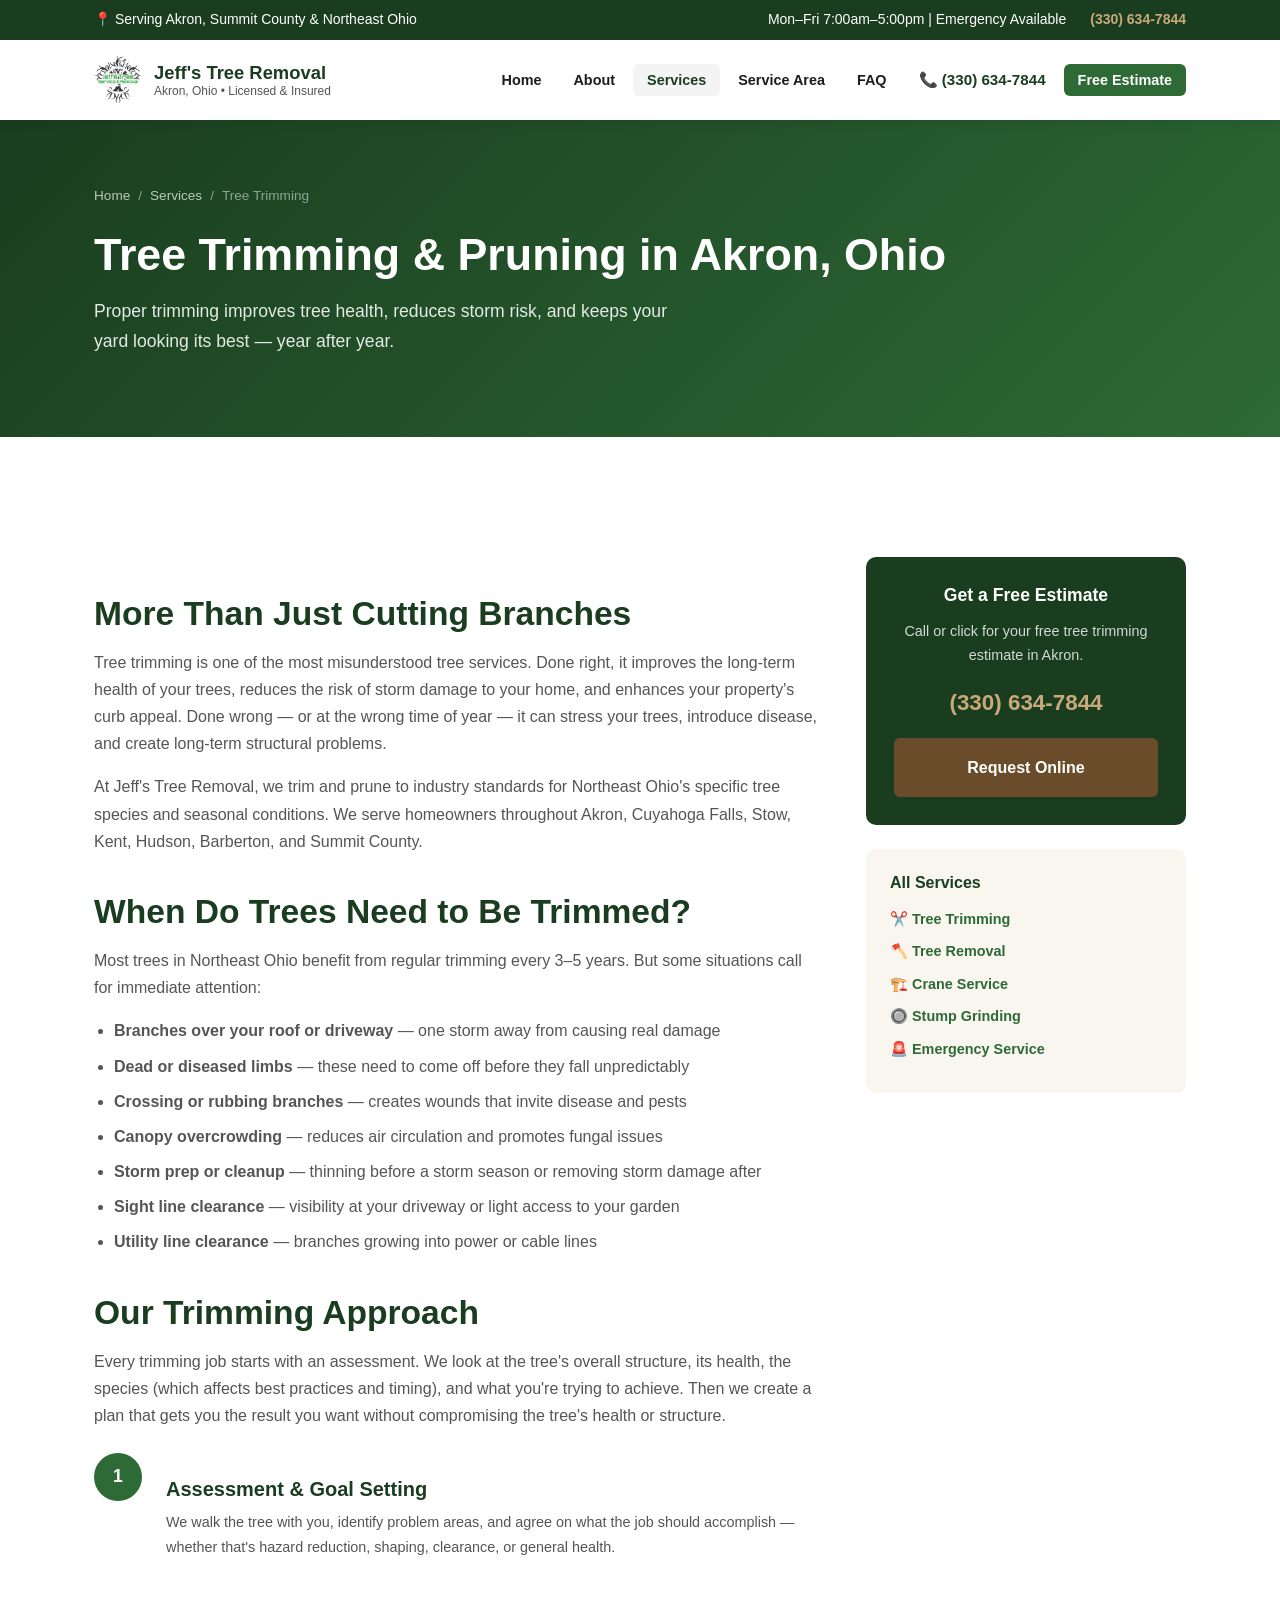
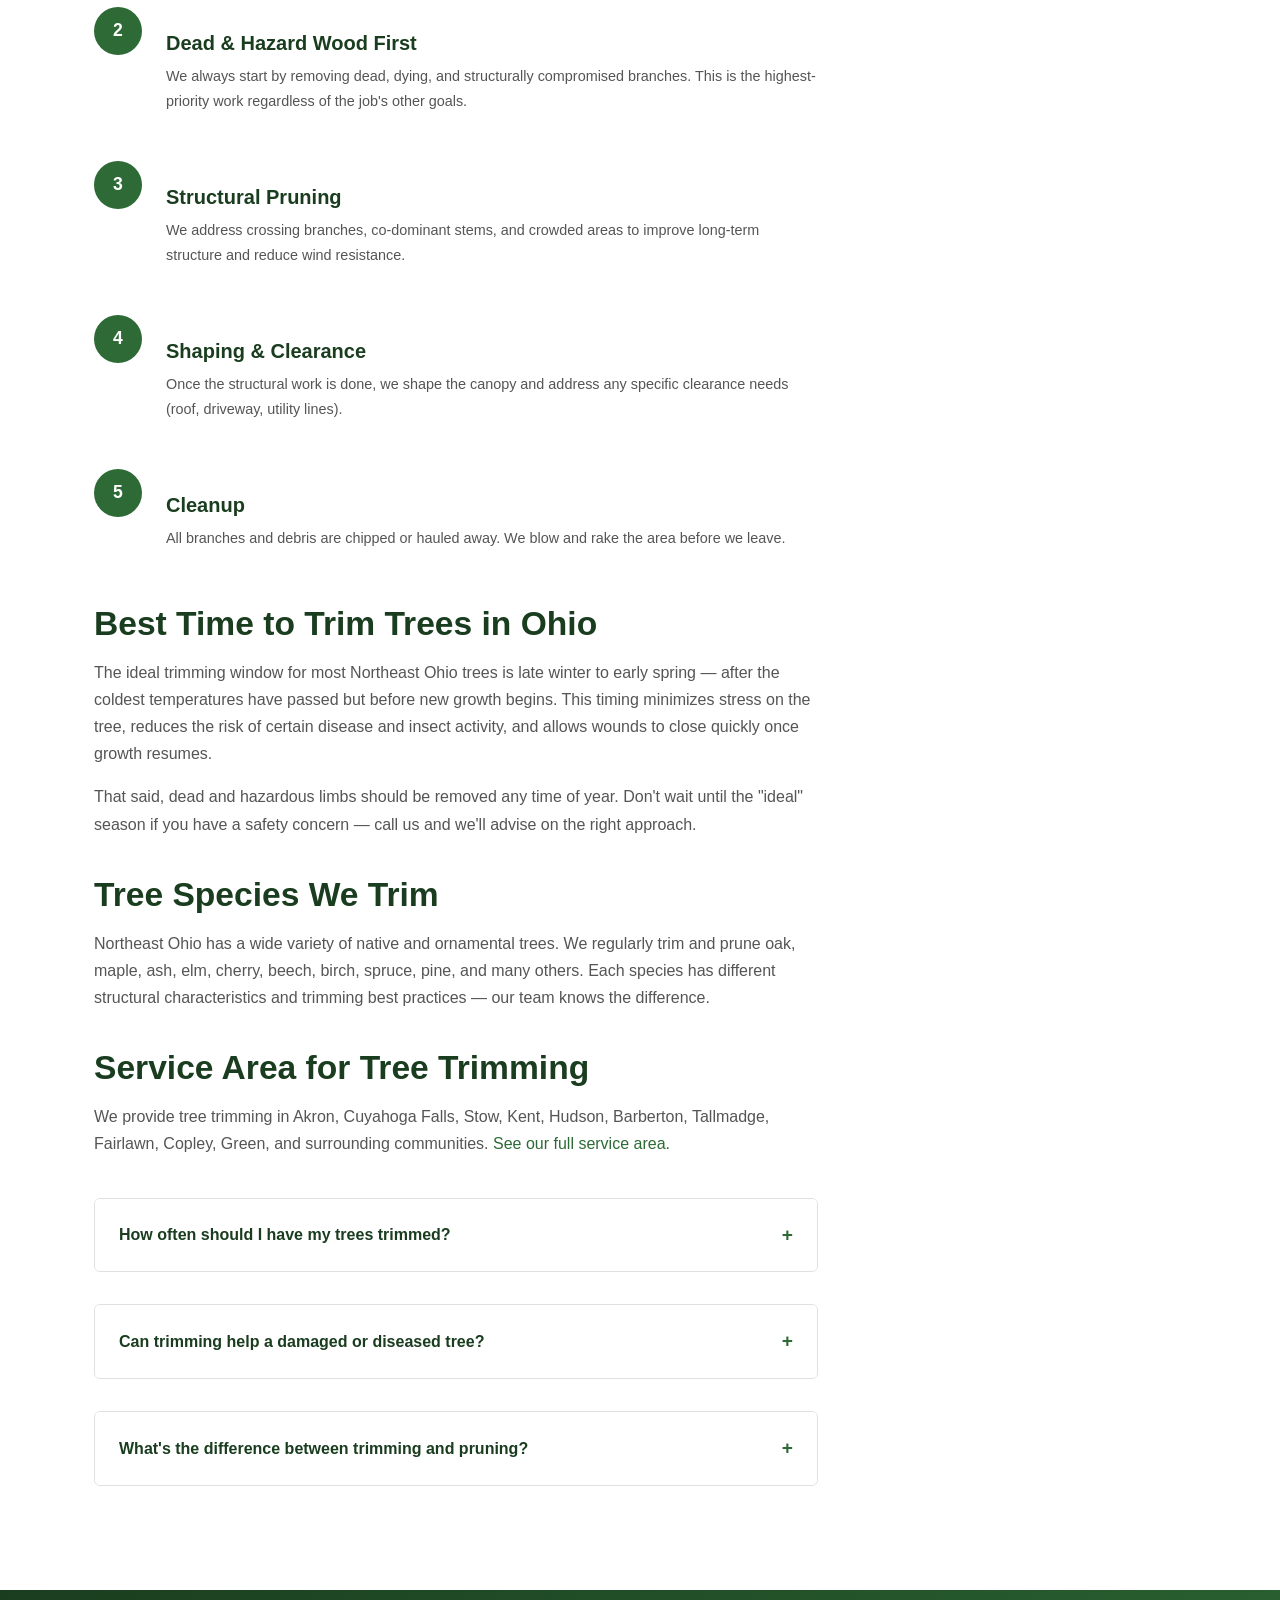
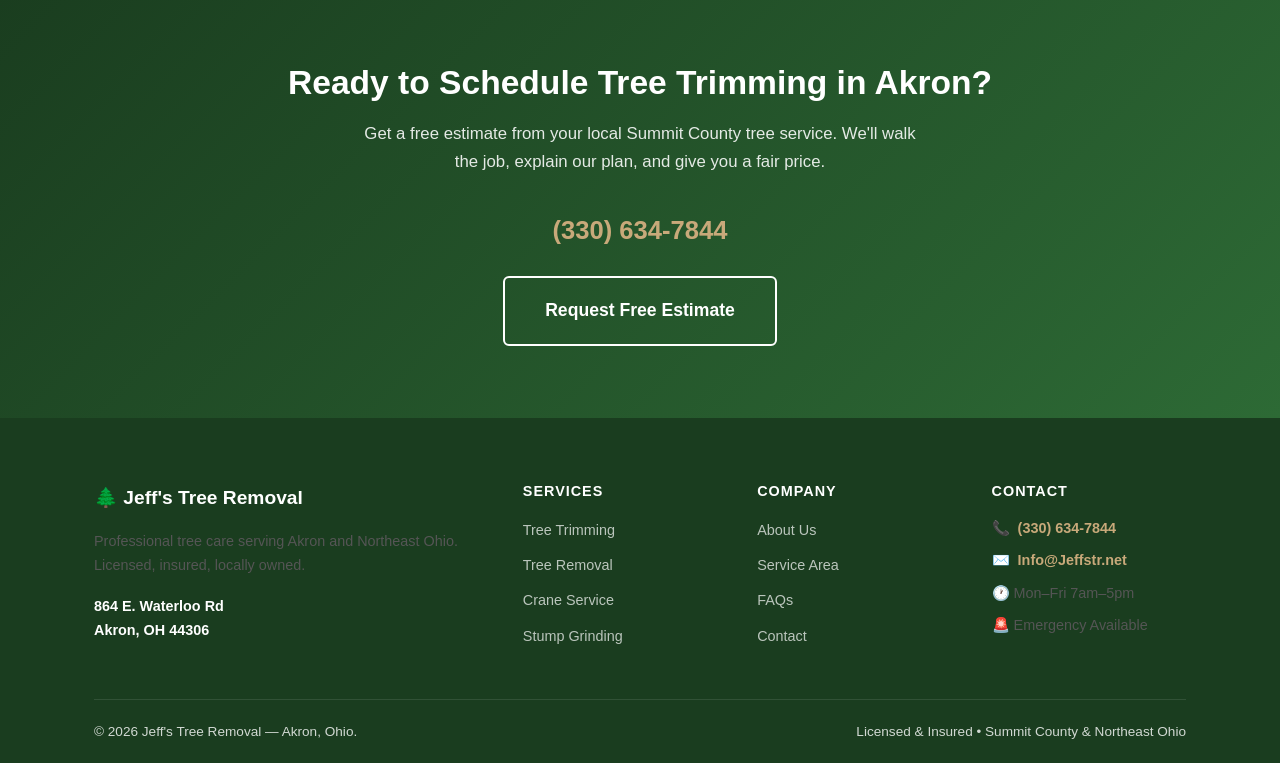
<file: tree-trimming.html>
<!DOCTYPE html><html lang="en"><head>
  <meta charset="UTF-8">
  <meta name="viewport" content="width=device-width, initial-scale=1.0">
  <title>Tree Trimming &amp; Pruning in Akron, OH | Jeff's Tree Removal</title>
  <meta name="description" content="Professional tree trimming &amp; pruning in Akron and Northeast Ohio. Improve tree health, reduce storm risk. Licensed &amp; insured. Free estimates.">
  <link rel="canonical" href="https://www.jeffstr.net/tree-trimming">
  <meta property="og:type" content="article">
  <meta property="og:url" content="https://www.jeffstr.net/tree-trimming">
  <meta property="og:title" content="Tree Trimming &amp; Pruning in Akron, OH | Jeff's Tree Removal">
  <meta property="og:description" content="Professional tree trimming &amp; pruning in Akron and Northeast Ohio. Improve tree health, reduce storm risk. Licensed &amp; insured. Free estimates.">
  <meta property="og:site_name" content="Jeff's Tree Removal">
  <meta name="twitter:card" content="summary">
  <meta name="twitter:title" content="Tree Trimming &amp; Pruning in Akron, OH | Jeff's Tree Removal">
  <meta name="twitter:description" content="Professional tree trimming &amp; pruning in Akron and Northeast Ohio. Improve tree health, reduce storm risk. Licensed &amp; insured. Free estimates.">
  <link rel="stylesheet" href="styles.css">

  <script type="application/ld+json">
  {
  "@context": "https://schema.org",
  "@type": "Service",
  "name": "Tree Trimming & Pruning",
  "description": "Professional tree trimming and pruning in Akron and Northeast Ohio.",
  "provider": {
    "@type": "LocalBusiness",
    "name": "Jeff's Tree Removal",
    "url": "https://www.jeffstr.net",
    "telephone": "(330) 634-7844",
    "address": {
      "@type": "PostalAddress",
      "streetAddress": "864 E. Waterloo Rd",
      "addressLocality": "Akron",
      "addressRegion": "OH",
      "postalCode": "44306",
      "addressCountry": "US"
    }
  },
  "areaServed": "Akron, OH and Northeast Ohio",
  "url": "https://www.jeffstr.net/tree-trimming"
}
  </script></head>
<body>
  <div class="topbar"><div class="container"><span>📍 Serving Akron, Summit County &amp; Northeast Ohio</span><div class="topbar-items"><span>Mon–Fri 7:00am–5:00pm | Emergency Available</span><a href="tel:3306347844">(330) 634-7844</a></div></div></div>
  <header class="site-header"><div class="header-inner"><a href="index.html" class="site-logo"><div class="logo-icon"><img src="images/logo.png" alt="Jeff's Tree Removal" /></div><div class="logo-text"><div class="logo-name">Jeff's Tree Removal</div><div class="logo-tag">Akron, Ohio • Licensed &amp; Insured</div></div></a><nav><button class="menu-toggle" onclick="document.querySelector('nav ul').classList.toggle('open')">☰</button><ul><li><a href="index.html">Home</a></li><li><a href="about.html">About</a></li><li><a href="services.html" class="active">Services</a></li><li><a href="service-area.html">Service Area</a></li><li><a href="faq.html">FAQ</a></li><li class="nav-phone"><a href="tel:3306347844">📞 (330) 634-7844</a></li><li><a href="contact.html" class="nav-cta">Free Estimate</a></li></ul></nav></div></header>

  <section class="page-hero">
    <div class="container">
      <div class="breadcrumb"><a href="index.html">Home</a><span>/</span><a href="services.html">Services</a><span>/</span><span>Tree Trimming</span></div>
      <h1>Tree Trimming &amp; Pruning in Akron, Ohio</h1>
      <p>Proper trimming improves tree health, reduces storm risk, and keeps your yard looking its best — year after year.</p>
    </div>
  </section>

  <section class="section">
    <div class="container">
      <div class="content-layout">
        <div class="content-body">
          <h2>More Than Just Cutting Branches</h2>
          <p>Tree trimming is one of the most misunderstood tree services. Done right, it improves the long-term health of your trees, reduces the risk of storm damage to your home, and enhances your property's curb appeal. Done wrong — or at the wrong time of year — it can stress your trees, introduce disease, and create long-term structural problems.</p>
          <p>At Jeff's Tree Removal, we trim and prune to industry standards for Northeast Ohio's specific tree species and seasonal conditions. We serve homeowners throughout Akron, Cuyahoga Falls, Stow, Kent, Hudson, Barberton, and Summit County.</p>

          <h2>When Do Trees Need to Be Trimmed?</h2>
          <p>Most trees in Northeast Ohio benefit from regular trimming every 3–5 years. But some situations call for immediate attention:</p>
          <ul>
            <li><strong>Branches over your roof or driveway</strong> — one storm away from causing real damage</li>
            <li><strong>Dead or diseased limbs</strong> — these need to come off before they fall unpredictably</li>
            <li><strong>Crossing or rubbing branches</strong> — creates wounds that invite disease and pests</li>
            <li><strong>Canopy overcrowding</strong> — reduces air circulation and promotes fungal issues</li>
            <li><strong>Storm prep or cleanup</strong> — thinning before a storm season or removing storm damage after</li>
            <li><strong>Sight line clearance</strong> — visibility at your driveway or light access to your garden</li>
            <li><strong>Utility line clearance</strong> — branches growing into power or cable lines</li>
          </ul>

          <h2>Our Trimming Approach</h2>
          <p>Every trimming job starts with an assessment. We look at the tree's overall structure, its health, the species (which affects best practices and timing), and what you're trying to achieve. Then we create a plan that gets you the result you want without compromising the tree's health or structure.</p>

          <div class="process-steps">
            <div class="step"><div class="step-num">1</div><div class="step-body"><h3>Assessment &amp; Goal Setting</h3><p>We walk the tree with you, identify problem areas, and agree on what the job should accomplish — whether that's hazard reduction, shaping, clearance, or general health.</p></div></div>
            <div class="step"><div class="step-num">2</div><div class="step-body"><h3>Dead &amp; Hazard Wood First</h3><p>We always start by removing dead, dying, and structurally compromised branches. This is the highest-priority work regardless of the job's other goals.</p></div></div>
            <div class="step"><div class="step-num">3</div><div class="step-body"><h3>Structural Pruning</h3><p>We address crossing branches, co-dominant stems, and crowded areas to improve long-term structure and reduce wind resistance.</p></div></div>
            <div class="step"><div class="step-num">4</div><div class="step-body"><h3>Shaping &amp; Clearance</h3><p>Once the structural work is done, we shape the canopy and address any specific clearance needs (roof, driveway, utility lines).</p></div></div>
            <div class="step"><div class="step-num">5</div><div class="step-body"><h3>Cleanup</h3><p>All branches and debris are chipped or hauled away. We blow and rake the area before we leave.</p></div></div>
          </div>

          <h2>Best Time to Trim Trees in Ohio</h2>
          <p>The ideal trimming window for most Northeast Ohio trees is late winter to early spring — after the coldest temperatures have passed but before new growth begins. This timing minimizes stress on the tree, reduces the risk of certain disease and insect activity, and allows wounds to close quickly once growth resumes.</p>
          <p>That said, dead and hazardous limbs should be removed any time of year. Don't wait until the "ideal" season if you have a safety concern — call us and we'll advise on the right approach.</p>

          <h2>Tree Species We Trim</h2>
          <p>Northeast Ohio has a wide variety of native and ornamental trees. We regularly trim and prune oak, maple, ash, elm, cherry, beech, birch, spruce, pine, and many others. Each species has different structural characteristics and trimming best practices — our team knows the difference.</p>

          <h2>Service Area for Tree Trimming</h2>
          <p>We provide tree trimming in Akron, Cuyahoga Falls, Stow, Kent, Hudson, Barberton, Tallmadge, Fairlawn, Copley, Green, and surrounding communities. <a href="service-area.html">See our full service area.</a></p>

          <div class="faq-list">
            <div class="faq-item"><div class="faq-question" onclick="toggleFaq(this)">How often should I have my trees trimmed? <span class="faq-toggle">+</span></div><div class="faq-answer"><p>Most healthy, mature trees benefit from trimming every 3–5 years. Young trees and fast-growing species may need attention more often. If you have dead wood, crossing branches, or hazardous limbs, don't wait — call for an assessment.</p></div></div>
            <div class="faq-item"><div class="faq-question" onclick="toggleFaq(this)">Can trimming help a damaged or diseased tree? <span class="faq-toggle">+</span></div><div class="faq-answer"><p>In many cases, yes. Removing diseased limbs early can stop the spread of disease to the rest of the tree. Strategic crown thinning can also improve light and air circulation, which helps overall tree health. We'll assess the tree and give you an honest recommendation.</p></div></div>
            <div class="faq-item"><div class="faq-question" onclick="toggleFaq(this)">What's the difference between trimming and pruning? <span class="faq-toggle">+</span></div><div class="faq-answer"><p>The terms are often used interchangeably, but technically, pruning focuses on the health and structure of the tree (removing dead, damaged, or poorly placed growth), while trimming is more about maintaining shape and size. Both are part of what we do on most jobs.</p></div></div>
          </div>
        </div>
        <aside class="content-sidebar">
          <div class="sidebar-cta"><h3>Get a Free Estimate</h3><p style="color:rgba(255,255,255,0.8);font-size:0.9rem">Call or click for your free tree trimming estimate in Akron.</p><a href="tel:3306347844" class="phone">(330) 634-7844</a><a href="contact.html" class="btn btn-earth" style="width:100%;display:block;text-align:center">Request Online</a></div>
          <div class="sidebar-services"><h4>All Services</h4><ul><li><a href="tree-trimming.html">✂️ Tree Trimming</a></li><li><a href="tree-removal.html">🪓 Tree Removal</a></li><li><a href="crane-service.html">🏗️ Crane Service</a></li><li><a href="stump-grinding.html">🔘 Stump Grinding</a></li><li><a href="contact.html">🚨 Emergency Service</a></li></ul></div>
        </aside>
      </div>
    </div>
  </section>

  <section class="cta-section"><div class="container"><h2>Ready to Schedule Tree Trimming in Akron?</h2><p>Get a free estimate from your local Summit County tree service. We'll walk the job, explain our plan, and give you a fair price.</p><span class="cta-phone"><a href="tel:3306347844">(330) 634-7844</a></span><a href="contact.html" class="btn btn-secondary btn-lg">Request Free Estimate</a></div></section>

  <footer class="site-footer"><div class="footer-main"><div class="container"><div class="footer-grid"><div class="footer-brand"><div class="logo-name">🌲 Jeff's Tree Removal</div><p>Professional tree care serving Akron and Northeast Ohio. Licensed, insured, locally owned.</p><p style="margin-top:12px"><strong style="color:white">864 E. Waterloo Rd<br>Akron, OH 44306</strong></p></div><div class="footer-col"><h4>Services</h4><ul><li><a href="tree-trimming.html">Tree Trimming</a></li><li><a href="tree-removal.html">Tree Removal</a></li><li><a href="crane-service.html">Crane Service</a></li><li><a href="stump-grinding.html">Stump Grinding</a></li></ul></div><div class="footer-col"><h4>Company</h4><ul><li><a href="about.html">About Us</a></li><li><a href="service-area.html">Service Area</a></li><li><a href="faq.html">FAQs</a></li><li><a href="contact.html">Contact</a></li></ul></div><div class="footer-col footer-contact"><h4>Contact</h4><p>📞 <a href="tel:3306347844">(330) 634-7844</a></p><p>✉️ <a href="mailto:Info@Jeffstr.net">Info@Jeffstr.net</a></p><p>🕐 Mon–Fri 7am–5pm</p><p>🚨 Emergency Available</p></div></div></div></div><div class="container"><div class="footer-bottom"><span>© 2026 Jeff's Tree Removal — Akron, Ohio.</span><span>Licensed &amp; Insured • Summit County &amp; Northeast Ohio</span></div></div></footer>
  <script>function toggleFaq(el){const item=el.parentElement;const answer=item.querySelector('.faq-answer');item.classList.toggle('open');answer.classList.toggle('open');}</script>


</body></html>
</file>
<file: styles.css>
/* Jeff's Tree Removal — Professional Stylesheet */
:root {
  --green-dark: #1a3d1f;
  --green-mid: #2d6a35;
  --green-light: #4a9b52;
  --green-accent: #5cb85c;
  --earth: #6b4c2a;
  --earth-light: #c8a97a;
  --cream: #f9f6f0;
  --white: #ffffff;
  --gray-light: #f4f4f4;
  --gray-mid: #e0e0e0;
  --gray-text: #555555;
  --dark: #1c1c1c;
  --shadow: 0 2px 12px rgba(0,0,0,0.10);
  --shadow-lg: 0 6px 30px rgba(0,0,0,0.15);
  --radius: 6px;
  --font-main: 'Segoe UI', Helvetica, Arial, sans-serif;
}

/* Reset & Base */
*, *::before, *::after { box-sizing: border-box; margin: 0; padding: 0; }
html { scroll-behavior: smooth; }
body { font-family: var(--font-main); color: var(--dark); background: var(--white); line-height: 1.7; font-size: 16px; }
img { max-width: 100%; height: auto; display: block; }
a { color: var(--green-mid); text-decoration: none; }
a:hover { color: var(--green-dark); text-decoration: underline; }
ul { list-style: none; }

/* Typography */
h1, h2, h3, h4 { font-weight: 700; line-height: 1.25; color: var(--green-dark); }
h1 { font-size: clamp(1.8rem, 4vw, 2.8rem); }
h2 { font-size: clamp(1.5rem, 3vw, 2.1rem); }
h3 { font-size: 1.25rem; }
p { margin-bottom: 1rem; color: var(--gray-text); }

/* Utility */
.container { max-width: 1140px; margin: 0 auto; padding: 0 24px; }
.section { padding: 72px 0; }
.section-light { background: var(--cream); }
.section-dark { background: var(--green-dark); }
.section-gray { background: var(--gray-light); }
.text-center { text-align: center; }
.text-white { color: var(--white) !important; }
.text-white p, .text-white h2 { color: var(--white); }
.mt-1 { margin-top: 1rem; }
.mt-2 { margin-top: 2rem; }
.mb-1 { margin-bottom: 1rem; }
.mb-2 { margin-bottom: 2rem; }

/* Buttons */
.btn { display: inline-block; padding: 14px 30px; border-radius: var(--radius); font-weight: 700; font-size: 1rem; cursor: pointer; transition: all 0.2s ease; border: 2px solid transparent; text-decoration: none !important; }
.btn-primary { background: var(--green-mid); color: var(--white); border-color: var(--green-mid); }
.btn-primary:hover { background: var(--green-dark); border-color: var(--green-dark); color: var(--white); }
.btn-secondary { background: transparent; color: var(--white); border-color: var(--white); }
.btn-secondary:hover { background: var(--white); color: var(--green-dark); }
.btn-earth { background: var(--earth); color: var(--white); border-color: var(--earth); }
.btn-earth:hover { background: #5a3e22; border-color: #5a3e22; color: var(--white); }
.btn-lg { padding: 18px 40px; font-size: 1.1rem; }

/* Top Bar */
.topbar { background: var(--green-dark); color: var(--white); padding: 8px 0; font-size: 0.875rem; }
.topbar .container { display: flex; justify-content: space-between; align-items: center; gap: 12px; flex-wrap: wrap; }
.topbar a { color: var(--earth-light); font-weight: 600; }
.topbar a:hover { color: var(--white); text-decoration: none; }
.topbar-items { display: flex; gap: 24px; align-items: center; }

/* Header / Nav */
.site-header { background: var(--white); box-shadow: var(--shadow); position: sticky; top: 0; z-index: 1000; }
.header-inner { display: flex; align-items: center; justify-content: space-between; padding: 16px 24px; max-width: 1140px; margin: 0 auto; }
.site-logo { display: flex; align-items: center; gap: 12px; text-decoration: none !important; }
.site-logo .logo-icon { width: 48px; height: 48px; display: flex; align-items: center; justify-content: center; }
.site-logo .logo-icon img { width: 48px; height: 48px; object-fit: contain; }
.site-logo .logo-text { line-height: 1.2; }
.site-logo .logo-name { font-size: 1.15rem; font-weight: 700; color: var(--green-dark); }
.site-logo .logo-tag { font-size: 0.75rem; color: var(--gray-text); }
nav ul { display: flex; gap: 4px; align-items: center; }
nav a { padding: 8px 14px; border-radius: var(--radius); color: var(--dark); font-weight: 600; font-size: 0.9rem; transition: background 0.2s; }
nav a:hover, nav a.active { background: var(--gray-light); color: var(--green-dark); text-decoration: none; }
.nav-cta { background: var(--green-mid) !important; color: var(--white) !important; border-radius: var(--radius) !important; }
.nav-cta:hover { background: var(--green-dark) !important; }
.nav-phone a { color: var(--green-dark) !important; font-weight: 700; font-size: 0.95rem; white-space: nowrap; text-decoration: none !important; }
.nav-phone a:hover { color: var(--green-mid) !important; text-decoration: none !important; }
.menu-toggle { display: none; background: none; border: none; font-size: 1.5rem; cursor: pointer; color: var(--green-dark); }

/* Hero */
.hero { background: linear-gradient(135deg, var(--green-dark) 0%, var(--green-mid) 60%, #3a7a40 100%); color: var(--white); padding: 96px 0 80px; position: relative; overflow: hidden; }
.hero::before { content: ''; position: absolute; inset: 0; background: url('images/hero-bg.jpg') center center / cover no-repeat; opacity: 0.22; }
.hero .container { position: relative; z-index: 1; }
.hero-content { max-width: 640px; }
.hero-badge { display: inline-block; background: rgba(255,255,255,0.15); color: var(--white); padding: 6px 14px; border-radius: 20px; font-size: 0.8rem; font-weight: 700; text-transform: uppercase; letter-spacing: 1px; margin-bottom: 20px; }
.hero h1 { color: var(--white); margin-bottom: 20px; }
.hero p { color: rgba(255,255,255,0.88); font-size: 1.1rem; margin-bottom: 32px; }
.hero-actions { display: flex; gap: 14px; flex-wrap: wrap; align-items: center; }
.hero-phone { color: rgba(255,255,255,0.9); font-size: 0.95rem; }
.hero-phone a { color: var(--earth-light); font-weight: 700; font-size: 1.1rem; }
.hero-features { display: flex; gap: 24px; margin-top: 48px; flex-wrap: wrap; }
.hero-feature { display: flex; align-items: center; gap: 8px; color: rgba(255,255,255,0.85); font-size: 0.9rem; }
.hero-feature .icon { color: var(--earth-light); font-size: 1.1rem; }

/* Trust Bar */
.trust-bar { background: var(--earth); padding: 20px 0; }
.trust-bar .container { display: flex; gap: 32px; align-items: center; justify-content: center; flex-wrap: wrap; }
.trust-item { display: flex; align-items: center; gap: 10px; color: var(--white); font-size: 0.9rem; font-weight: 600; }
.trust-item .icon { font-size: 1.3rem; color: var(--earth-light); }

/* Services Grid */
.services-grid { display: grid; grid-template-columns: repeat(auto-fill, minmax(300px, 1fr)); gap: 28px; margin-top: 48px; }
.service-card { background: var(--white); border-radius: 10px; box-shadow: var(--shadow); overflow: hidden; transition: transform 0.2s, box-shadow 0.2s; }
.service-card:hover { transform: translateY(-4px); box-shadow: var(--shadow-lg); }
.service-card-icon { background: var(--green-mid); color: var(--white); padding: 28px; font-size: 2.5rem; text-align: center; }
.service-card-body { padding: 24px; }
.service-card h3 { color: var(--green-dark); margin-bottom: 10px; }
.service-card p { margin-bottom: 16px; font-size: 0.95rem; }
.service-card .learn-more { color: var(--green-mid); font-weight: 700; font-size: 0.9rem; }
.service-card .learn-more:hover { color: var(--green-dark); }

/* Section Headers */
.section-header { margin-bottom: 16px; }
.section-eyebrow { display: inline-block; color: var(--green-mid); font-weight: 700; font-size: 0.8rem; text-transform: uppercase; letter-spacing: 1.5px; margin-bottom: 10px; }
.section-header h2 { margin-bottom: 12px; }
.section-header p { max-width: 600px; font-size: 1.05rem; }

/* Why Us / Feature List */
.why-grid { display: grid; grid-template-columns: repeat(auto-fill, minmax(260px, 1fr)); gap: 32px; margin-top: 48px; }
.why-item { text-align: center; padding: 32px 20px; }
.why-icon { width: 72px; height: 72px; background: var(--green-light); border-radius: 50%; display: flex; align-items: center; justify-content: center; font-size: 1.8rem; margin: 0 auto 20px; color: var(--white); }
.why-item h3 { color: var(--green-dark); margin-bottom: 10px; }

/* CTA Section */
.cta-section { background: linear-gradient(135deg, var(--green-dark), var(--green-mid)); padding: 72px 0; text-align: center; }
.cta-section h2 { color: var(--white); margin-bottom: 16px; }
.cta-section p { color: rgba(255,255,255,0.88); max-width: 560px; margin: 0 auto 32px; font-size: 1.05rem; }
.cta-phone { font-size: 1.6rem; font-weight: 700; color: var(--earth-light); display: block; margin-bottom: 24px; }
.cta-phone a { color: inherit; }

/* Service Area */
.area-grid { display: grid; grid-template-columns: repeat(auto-fill, minmax(180px, 1fr)); gap: 12px; margin-top: 32px; }
.area-tag { background: var(--white); border: 2px solid var(--green-light); border-radius: var(--radius); padding: 10px 16px; text-align: center; font-weight: 600; color: var(--green-dark); font-size: 0.9rem; }

/* Testimonials */
.testimonials-grid { display: grid; grid-template-columns: repeat(auto-fill, minmax(300px, 1fr)); gap: 28px; margin-top: 48px; }
.testimonial-card { background: var(--white); border-radius: 10px; padding: 28px; box-shadow: var(--shadow); border-left: 4px solid var(--green-mid); }
.testimonial-stars { color: #f5a623; font-size: 1.1rem; margin-bottom: 12px; }
.testimonial-text { font-style: italic; color: var(--gray-text); margin-bottom: 16px; }
.testimonial-author { font-weight: 700; color: var(--green-dark); font-size: 0.9rem; }
.testimonial-location { color: var(--gray-text); font-size: 0.85rem; }

/* FAQ */
.faq-list { margin-top: 40px; }
.faq-item { border: 1px solid var(--gray-mid); border-radius: var(--radius); margin-bottom: 12px; overflow: hidden; }
.faq-question { padding: 20px 24px; font-weight: 700; color: var(--green-dark); cursor: pointer; display: flex; justify-content: space-between; align-items: center; background: var(--white); transition: background 0.2s; }
.faq-question:hover { background: var(--gray-light); }
.faq-answer { padding: 0 24px; max-height: 0; overflow: hidden; transition: max-height 0.3s ease, padding 0.3s ease; background: var(--cream); }
.faq-answer.open { max-height: 400px; padding: 20px 24px; }
.faq-toggle { font-size: 1.2rem; color: var(--green-mid); transition: transform 0.3s; }
.faq-item.open .faq-toggle { transform: rotate(45deg); }

/* About */
.about-grid { display: grid; grid-template-columns: 1fr 1fr; gap: 56px; align-items: center; margin-top: 48px; }
.about-list { margin-top: 20px; }
.about-list li { display: flex; gap: 12px; margin-bottom: 14px; align-items: flex-start; }
.about-list .check { color: var(--green-mid); font-size: 1.1rem; flex-shrink: 0; margin-top: 2px; }
.values-grid { display: grid; grid-template-columns: 1fr 1fr; gap: 20px; margin-top: 32px; }
.value-card { background: var(--white); border-radius: var(--radius); padding: 20px; box-shadow: var(--shadow); }
.value-card h4 { color: var(--green-mid); margin-bottom: 6px; font-size: 1rem; }

/* Contact */
.contact-grid { display: grid; grid-template-columns: 1fr 1fr; gap: 56px; margin-top: 48px; }
.contact-info-item { display: flex; gap: 16px; margin-bottom: 28px; align-items: flex-start; }
.contact-icon { width: 48px; height: 48px; background: var(--green-mid); border-radius: 50%; display: flex; align-items: center; justify-content: center; color: white; font-size: 1.2rem; flex-shrink: 0; }
.contact-info-item h4 { color: var(--green-dark); margin-bottom: 4px; }
.contact-form { background: var(--cream); padding: 36px; border-radius: 10px; box-shadow: var(--shadow); }
.form-group { margin-bottom: 20px; }
.form-group label { display: block; font-weight: 600; color: var(--green-dark); margin-bottom: 6px; font-size: 0.9rem; }
.form-group input, .form-group select, .form-group textarea { width: 100%; padding: 12px 16px; border: 1.5px solid var(--gray-mid); border-radius: var(--radius); font-size: 1rem; font-family: inherit; background: var(--white); transition: border-color 0.2s; }
.form-group input:focus, .form-group select:focus, .form-group textarea:focus { outline: none; border-color: var(--green-mid); }
.form-group textarea { min-height: 120px; resize: vertical; }
.form-row { display: grid; grid-template-columns: 1fr 1fr; gap: 16px; }

/* Service Page Hero */
.page-hero { background: linear-gradient(135deg, var(--green-dark), var(--green-mid)); padding: 64px 0; color: white; }
.page-hero h1 { color: white; margin-bottom: 14px; }
.page-hero p { color: rgba(255,255,255,0.88); max-width: 600px; font-size: 1.1rem; }
.breadcrumb { display: flex; gap: 8px; align-items: center; margin-bottom: 20px; font-size: 0.85rem; }
.breadcrumb a { color: rgba(255,255,255,0.7); }
.breadcrumb a:hover { color: white; text-decoration: none; }
.breadcrumb span { color: rgba(255,255,255,0.5); }

/* Content + Sidebar */
.content-layout { display: grid; grid-template-columns: 1fr 320px; gap: 48px; margin-top: 48px; }
.content-body h2 { margin-top: 36px; margin-bottom: 14px; }
.content-body h3 { margin-top: 24px; margin-bottom: 10px; }
.content-body ul, .content-body ol { padding-left: 20px; list-style: disc; margin-bottom: 1rem; }
.content-body li { margin-bottom: 8px; color: var(--gray-text); }
.content-sidebar { position: sticky; top: 80px; height: fit-content; }
.sidebar-cta { background: var(--green-dark); color: white; padding: 28px; border-radius: 10px; text-align: center; }
.sidebar-cta h3 { color: white; margin-bottom: 12px; font-size: 1.1rem; }
.sidebar-cta .phone { font-size: 1.4rem; font-weight: 700; color: var(--earth-light); display: block; margin: 16px 0; }
.sidebar-services { background: var(--cream); border-radius: 10px; padding: 24px; margin-top: 24px; }
.sidebar-services h4 { color: var(--green-dark); margin-bottom: 14px; font-size: 1rem; }
.sidebar-services ul { list-style: none; }
.sidebar-services li { margin-bottom: 8px; }
.sidebar-services a { color: var(--green-mid); font-weight: 600; font-size: 0.9rem; display: flex; align-items: center; gap: 6px; }
.sidebar-services a:hover { color: var(--green-dark); text-decoration: none; }

/* Footer */
.site-footer { background: var(--green-dark); color: rgba(255,255,255,0.8); }
.footer-main { padding: 64px 0 40px; }
.footer-grid { display: grid; grid-template-columns: 2fr 1fr 1fr 1fr; gap: 40px; }
.footer-brand .logo-name { font-size: 1.2rem; font-weight: 700; color: white; }
.footer-brand p { margin-top: 14px; font-size: 0.9rem; line-height: 1.7; }
.footer-col h4 { color: white; font-size: 0.9rem; text-transform: uppercase; letter-spacing: 1px; margin-bottom: 16px; }
.footer-col ul li { margin-bottom: 8px; }
.footer-col a { color: rgba(255,255,255,0.7); font-size: 0.9rem; }
.footer-col a:hover { color: white; text-decoration: none; }
.footer-contact p { font-size: 0.9rem; margin-bottom: 8px; display: flex; gap: 8px; align-items: flex-start; }
.footer-contact a { color: var(--earth-light); font-weight: 600; }
.footer-bottom { border-top: 1px solid rgba(255,255,255,0.1); padding: 20px 0; display: flex; justify-content: space-between; align-items: center; gap: 12px; flex-wrap: wrap; font-size: 0.85rem; }

/* Checklist / Process */
.process-steps { margin-top: 40px; }
.step { display: flex; gap: 24px; margin-bottom: 32px; }
.step-num { width: 48px; height: 48px; background: var(--green-mid); color: white; border-radius: 50%; display: flex; align-items: center; justify-content: center; font-weight: 700; font-size: 1.1rem; flex-shrink: 0; }
.step-body h3 { color: var(--green-dark); margin-bottom: 8px; }

/* Page Hero Content */
.page-hero-content { max-width: 680px; }
.page-hero-content h1 { color: white; margin-bottom: 14px; }
.page-hero-content p { color: rgba(255,255,255,0.88); font-size: 1.1rem; margin-bottom: 28px; }

/* Content Main (inner content area of content-layout) */
.content-main h2 { margin-top: 2.5rem; margin-bottom: 0.75rem; }
.content-main h2:first-child { margin-top: 0; }
.content-main h3 { margin-top: 1.5rem; margin-bottom: 0.5rem; }
.content-main ul, .content-main ol { padding-left: 22px; list-style: disc; margin-bottom: 1rem; }
.content-main ol { list-style: decimal; }
.content-main li { margin-bottom: 8px; color: var(--gray-text); }
.content-main p:last-child { margin-bottom: 0; }

/* Callout Box */
.callout-box { background: var(--cream); border-left: 4px solid var(--green-mid); border-radius: var(--radius); padding: 28px 32px; margin: 2.5rem 0; }
.callout-box h3 { color: var(--green-dark); margin-bottom: 10px; }
.callout-box p { margin-bottom: 16px; }

/* Sidebar Cards */
.sidebar-card { background: var(--cream); border-radius: 10px; padding: 24px; margin-bottom: 24px; }
.sidebar-card h3 { color: var(--green-dark); margin-bottom: 10px; font-size: 1rem; }
.sidebar-card p { font-size: 0.9rem; margin-bottom: 14px; }
.sidebar-links { list-style: none !important; padding-left: 0 !important; }
.sidebar-links li { margin-bottom: 8px; }
.sidebar-links a { color: var(--green-mid); font-weight: 600; font-size: 0.9rem; }
.sidebar-links a:hover { color: var(--green-dark); }

/* Button Variants */
.btn-block { display: block; text-align: center; width: 100%; }
.btn-outline { background: transparent; color: var(--green-mid); border-color: var(--green-mid); }
.btn-outline:hover { background: var(--green-mid); color: var(--white); }

/* About Features */
.about-features { margin: 2rem 0; }
.about-feature { display: flex; gap: 20px; margin-bottom: 2rem; align-items: flex-start; }
.about-feature-icon { font-size: 2rem; flex-shrink: 0; width: 56px; height: 56px; background: var(--green-light); border-radius: 50%; display: flex; align-items: center; justify-content: center; }
.about-feature h3 { color: var(--green-dark); margin-bottom: 8px; font-size: 1.1rem; }

/* FAQ Page (non-accordion) */
.faq-group { margin-bottom: 3rem; }
.faq-group h2 { border-bottom: 2px solid var(--green-light); padding-bottom: 12px; margin-bottom: 1.5rem; }
.faq-item { margin-bottom: 2rem; }
.faq-item h3 { color: var(--green-dark); font-size: 1.1rem; margin-bottom: 0.5rem; }

/* Service Area Page */
.area-section { margin-bottom: 3rem; }
.area-section h3 { color: var(--green-dark); font-size: 1.2rem; margin-bottom: 1.25rem; }
.area-grid-lg { display: grid; grid-template-columns: repeat(auto-fill, minmax(280px, 1fr)); gap: 20px; }
.area-card { background: var(--cream); border-radius: var(--radius); padding: 22px; border-top: 3px solid var(--green-mid); }
.area-card h4 { color: var(--green-dark); margin-bottom: 8px; }
.area-card p { font-size: 0.9rem; margin-bottom: 12px; }
.area-link { color: var(--green-mid); font-weight: 700; font-size: 0.88rem; }
.area-link:hover { color: var(--green-dark); }
.area-tags-large { display: flex; flex-wrap: wrap; gap: 10px; margin-top: 1rem; }
.area-tags-large .area-tag { min-width: auto; }

/* Contact Page */
.contact-layout { display: grid; grid-template-columns: 1fr 1fr; gap: 56px; margin-top: 40px; }
.contact-cards { display: grid; grid-template-columns: 1fr 1fr; gap: 16px; margin: 1.5rem 0 2rem; }
.contact-card { background: var(--cream); border-radius: var(--radius); padding: 20px; display: flex; gap: 14px; align-items: flex-start; }
.contact-card-icon { font-size: 1.5rem; flex-shrink: 0; width: 44px; height: 44px; background: var(--green-mid); border-radius: 50%; display: flex; align-items: center; justify-content: center; }
.contact-card-body h3 { color: var(--green-dark); font-size: 0.95rem; margin-bottom: 4px; }
.contact-card-body p { font-size: 0.88rem; margin-bottom: 4px; }
.contact-note { font-size: 0.8rem !important; color: #888 !important; }
.emergency-callout { background: #fff3cd; border: 2px solid #ffc107; border-radius: var(--radius); padding: 24px; margin: 2rem 0; }
.emergency-callout h3 { color: var(--green-dark); margin-bottom: 10px; }
.emergency-callout p { margin-bottom: 16px; }
.contact-form-wrap { background: var(--cream); border-radius: 10px; padding: 36px; box-shadow: var(--shadow); height: fit-content; }
.contact-form-wrap h2 { margin-bottom: 8px; }
.contact-form-wrap > p { margin-bottom: 1.5rem; }
.process-steps { margin-top: 1.5rem; }
.process-step { display: flex; gap: 18px; margin-bottom: 24px; align-items: flex-start; }
.step-number { width: 40px; height: 40px; background: var(--green-mid); color: white; border-radius: 50%; display: flex; align-items: center; justify-content: center; font-weight: 700; font-size: 1rem; flex-shrink: 0; }
.step-body h4 { color: var(--green-dark); margin-bottom: 4px; }
.step-body p { font-size: 0.9rem; }
.form-check { display: flex; gap: 10px; align-items: center; }
.form-check input { width: auto; }
.form-check label { font-weight: 400; color: var(--gray-text); font-size: 0.9rem; margin: 0; }
.form-note { font-size: 0.85rem; color: var(--gray-text); text-align: center; margin-top: 14px; margin-bottom: 0; }
.required { color: var(--earth); }
.contact-form { display: flex; flex-direction: column; }
.contact-form .btn { margin-top: 8px; }

/* Services Overview Page */
.service-detail-card { display: flex; gap: 28px; background: var(--white); border-radius: 10px; box-shadow: var(--shadow); padding: 36px; margin-bottom: 28px; align-items: flex-start; transition: box-shadow 0.2s; }
.service-detail-card:hover { box-shadow: var(--shadow-lg); }
.service-detail-icon { font-size: 2.5rem; width: 72px; height: 72px; background: var(--green-mid); border-radius: 50%; display: flex; align-items: center; justify-content: center; flex-shrink: 0; }
.service-detail-body { flex: 1; }
.service-detail-body h2 { margin-bottom: 12px; margin-top: 0; }
.service-detail-body ul { padding-left: 20px; list-style: disc; margin-bottom: 1.25rem; }
.service-detail-body li { margin-bottom: 6px; color: var(--gray-text); }
.service-detail-body p { margin-bottom: 0.75rem; }

/* Responsive */
@media (max-width: 900px) {
  .footer-grid { grid-template-columns: 1fr 1fr; }
  .about-grid, .contact-grid { grid-template-columns: 1fr; }
  .content-layout { grid-template-columns: 1fr; }
  .content-sidebar { position: static; }
}
@media (max-width: 680px) {
  nav ul { display: none; }
  nav ul.open { display: flex; flex-direction: column; position: absolute; top: 100%; left: 0; right: 0; background: white; box-shadow: var(--shadow-lg); padding: 16px; z-index: 999; }
  .menu-toggle { display: block; }
  .header-inner { position: relative; }
  .hero-actions { flex-direction: column; align-items: flex-start; }
  .footer-grid { grid-template-columns: 1fr; }
  .form-row { grid-template-columns: 1fr; }
  .values-grid { grid-template-columns: 1fr; }
  .topbar .container { flex-direction: column; text-align: center; gap: 4px; }
}
</file>
